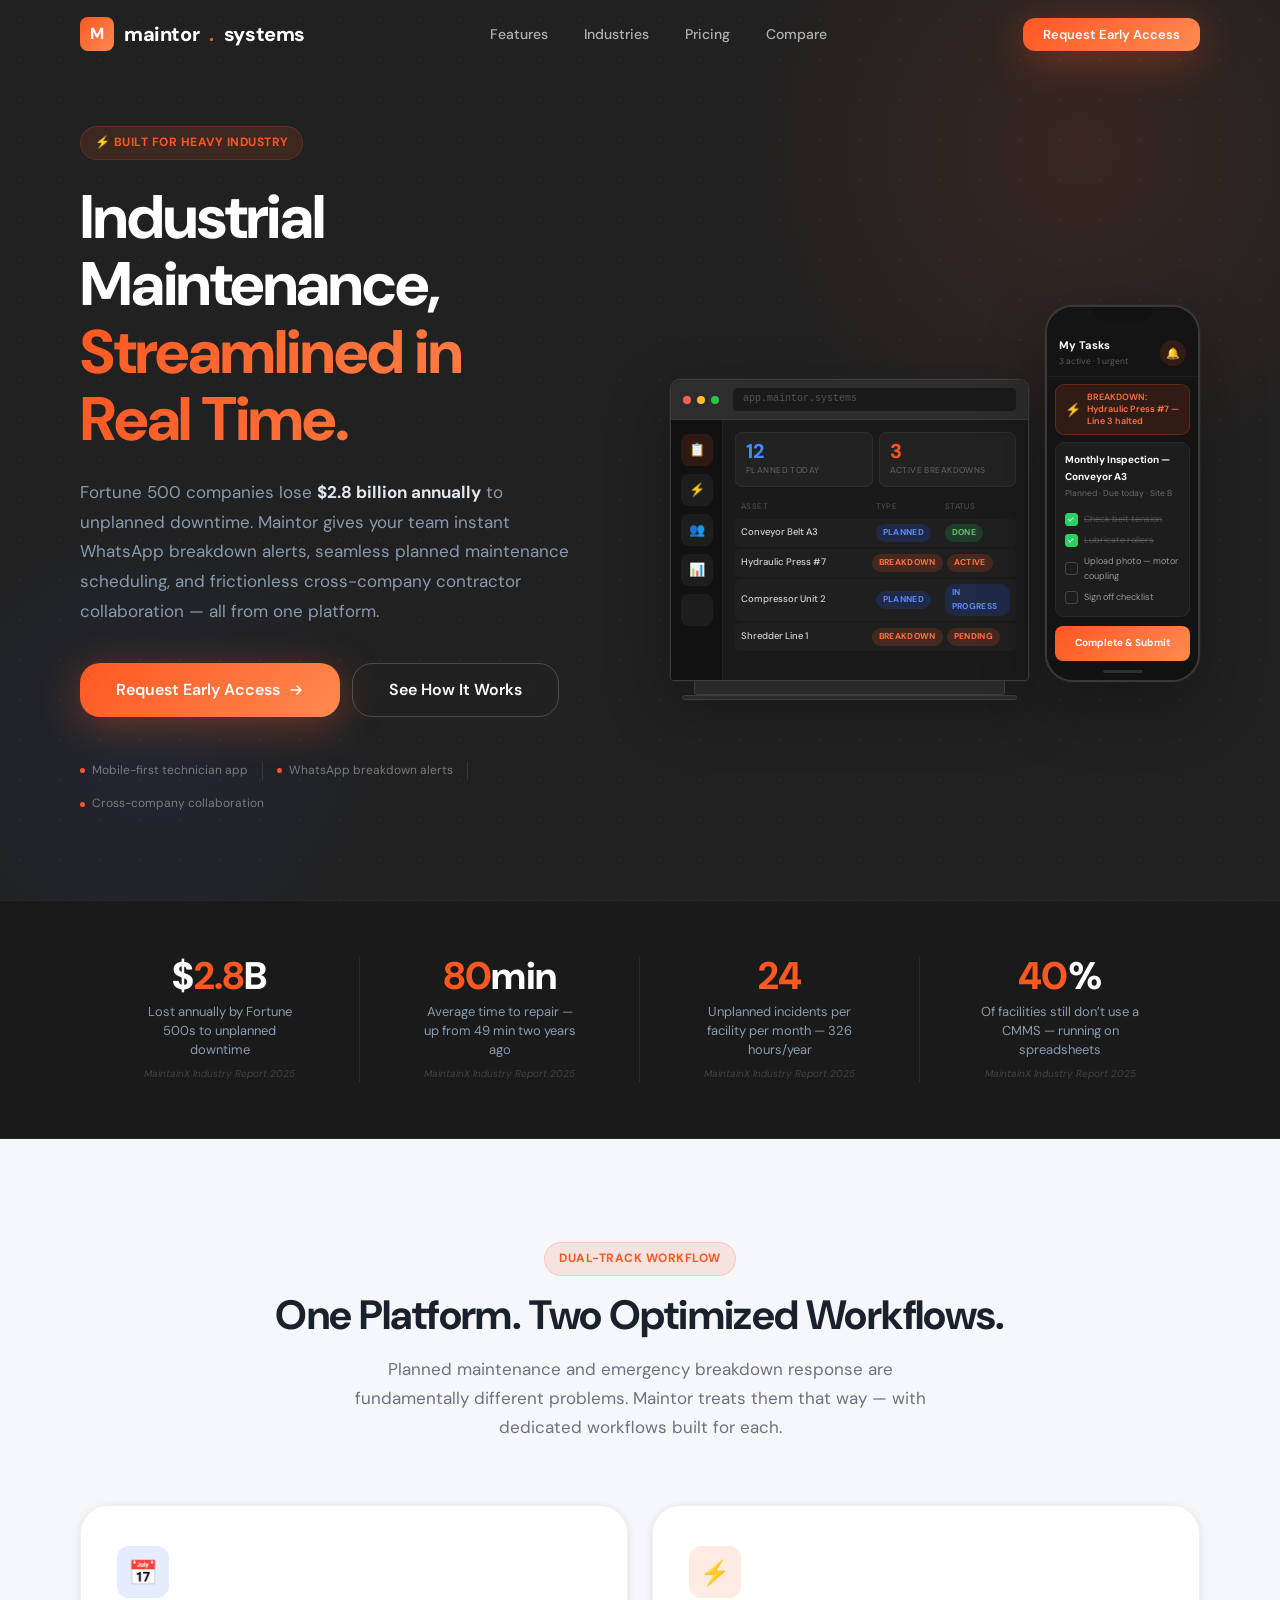
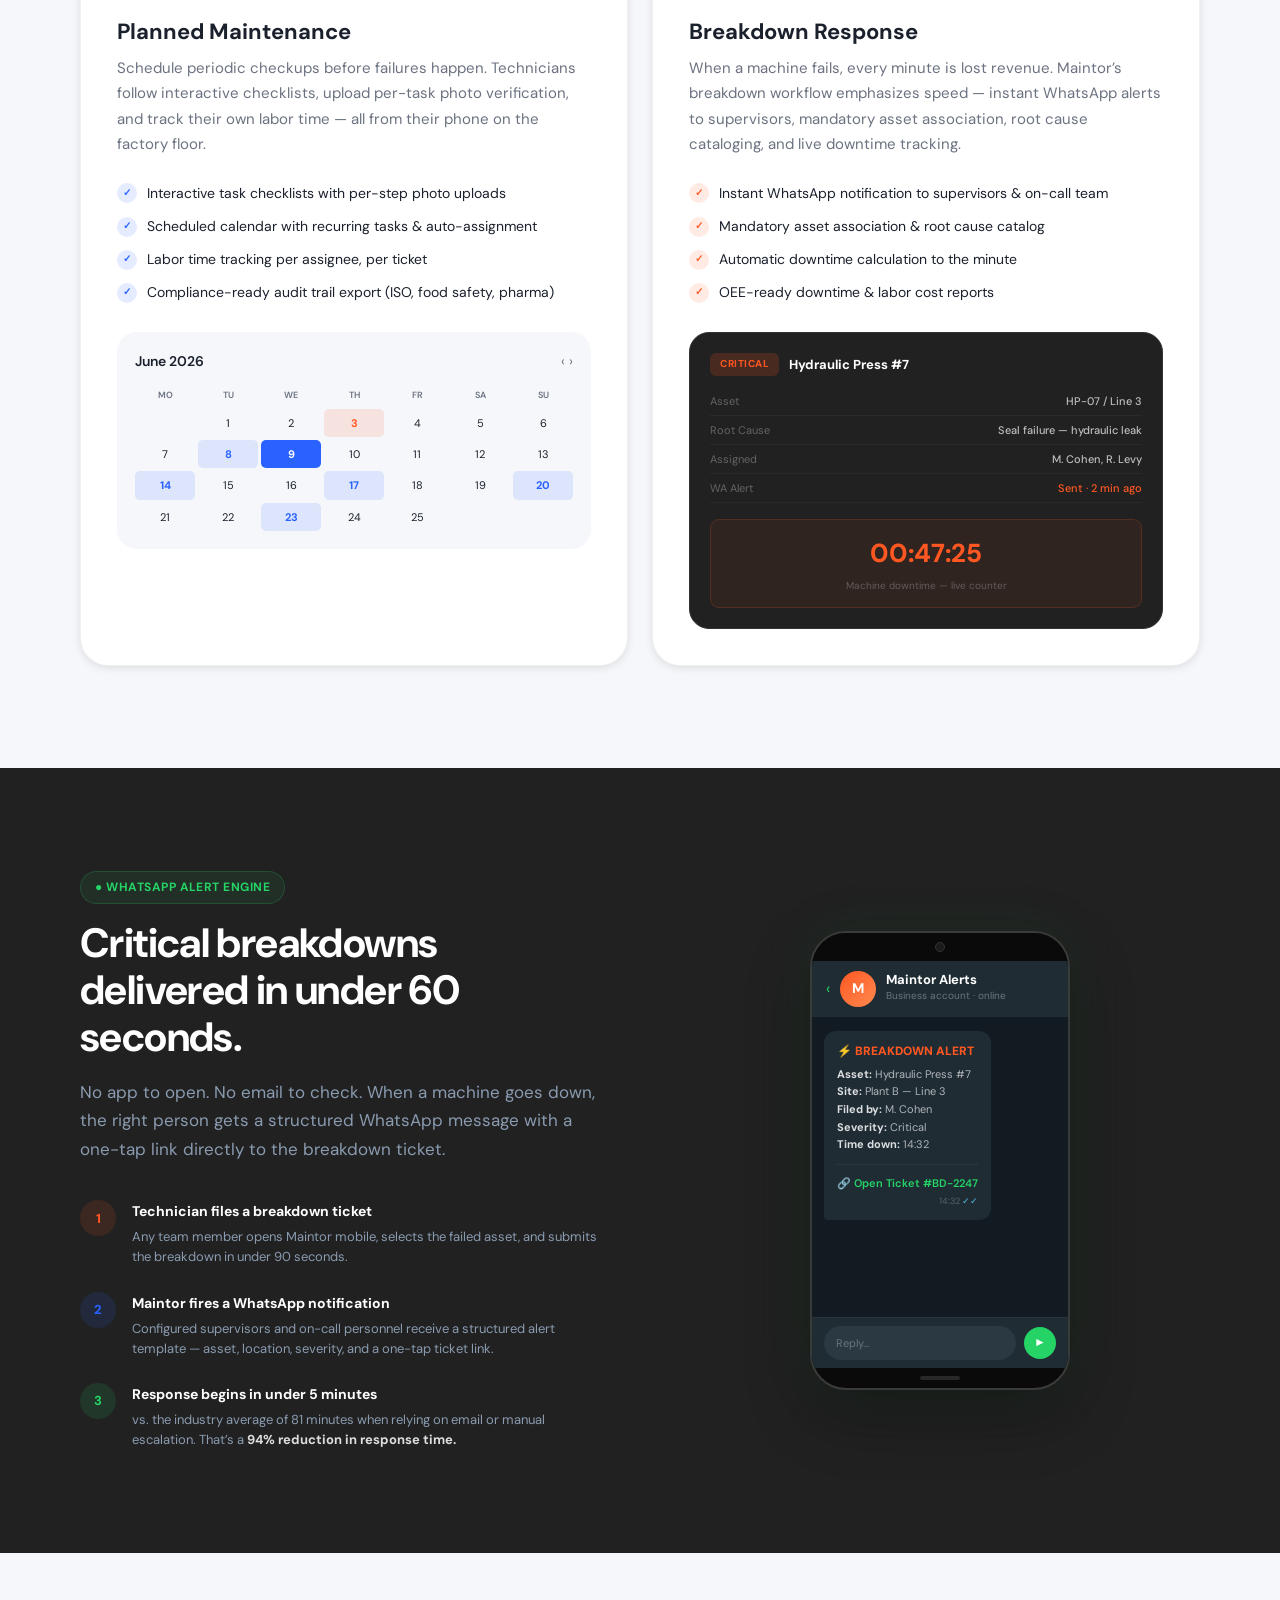
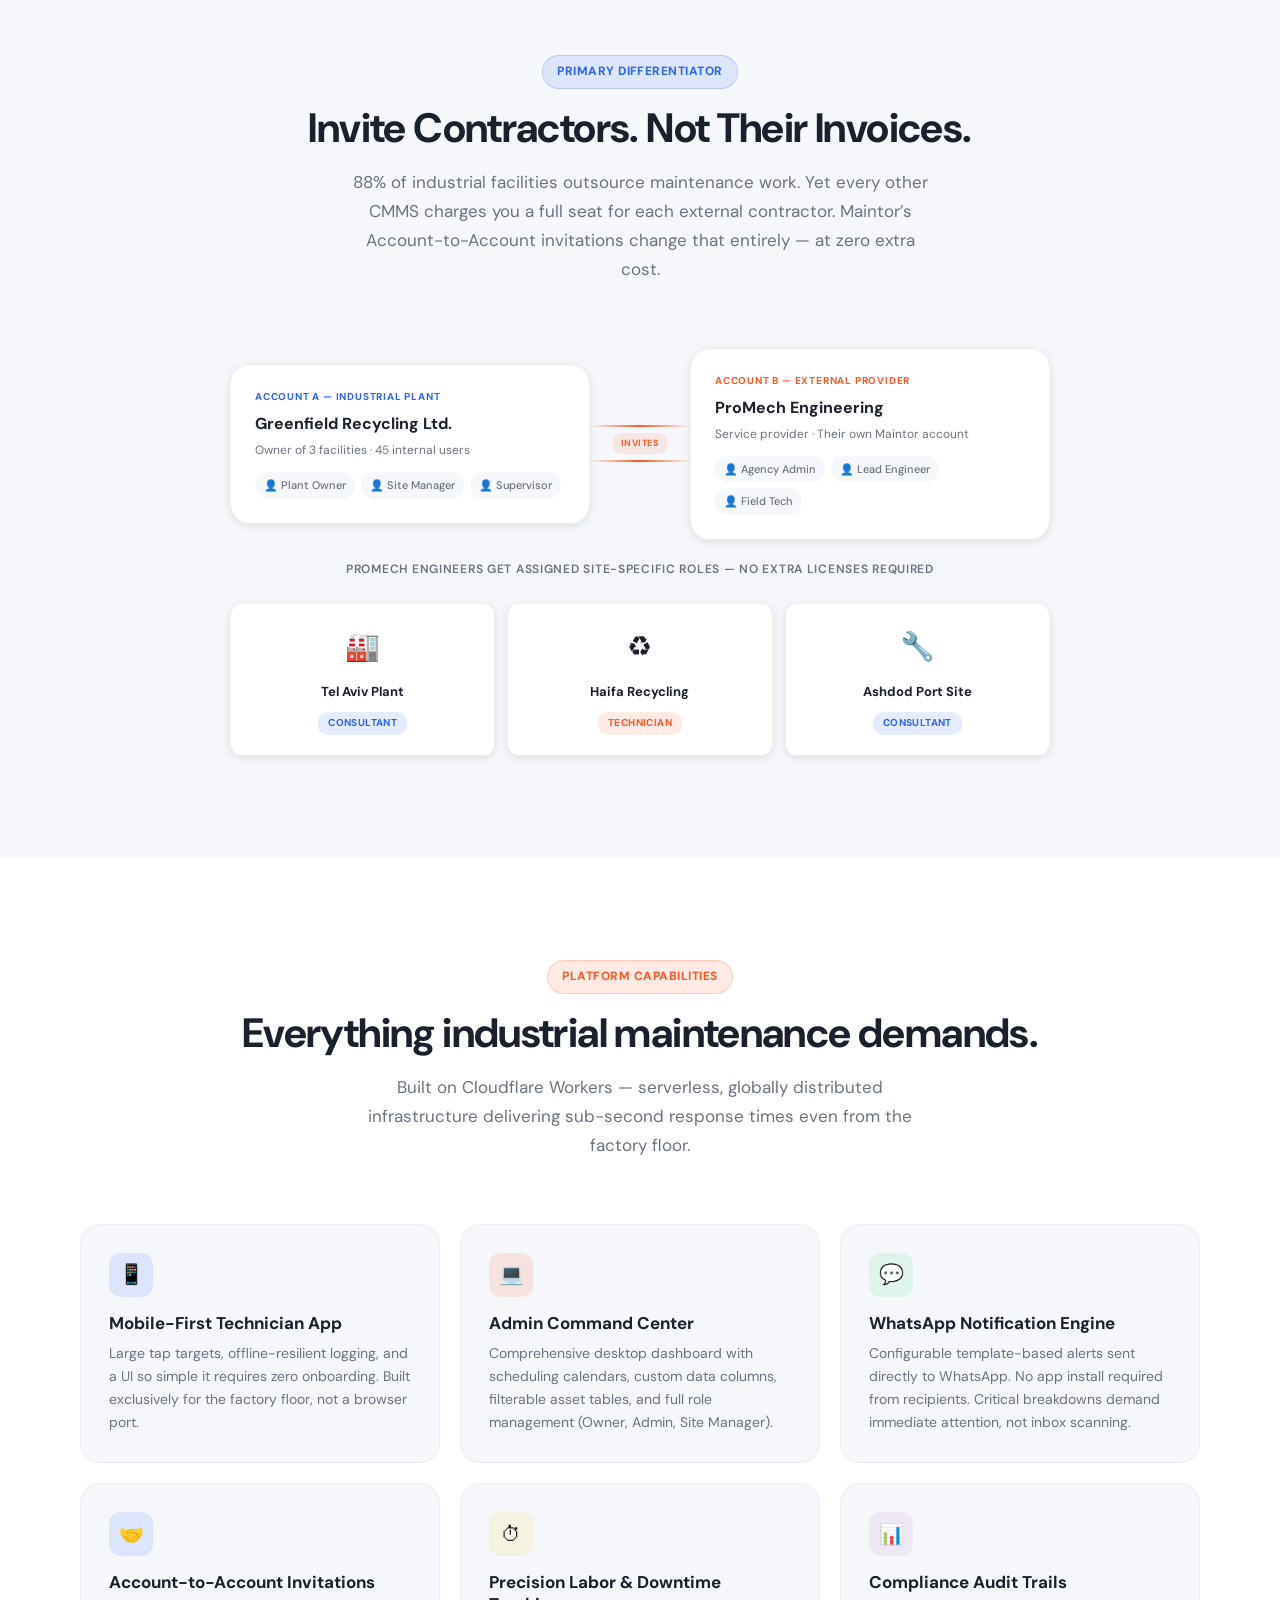
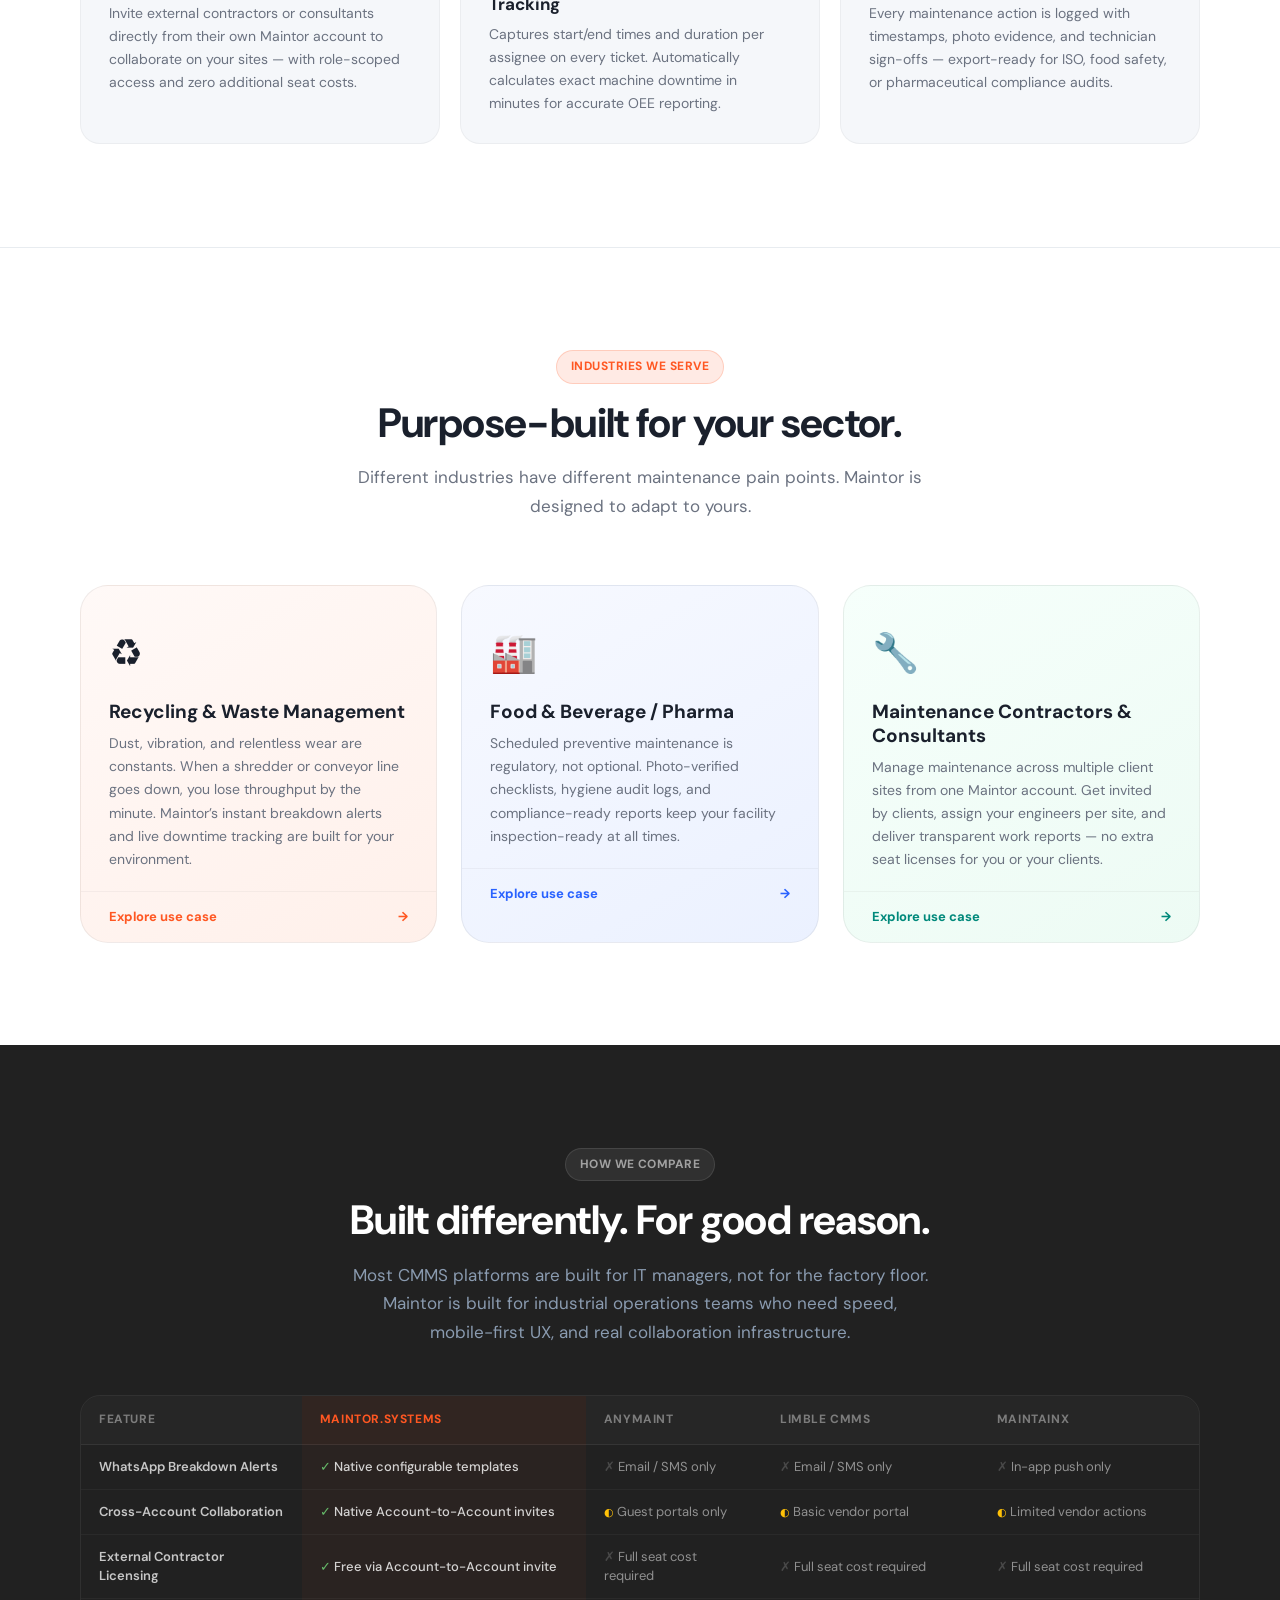
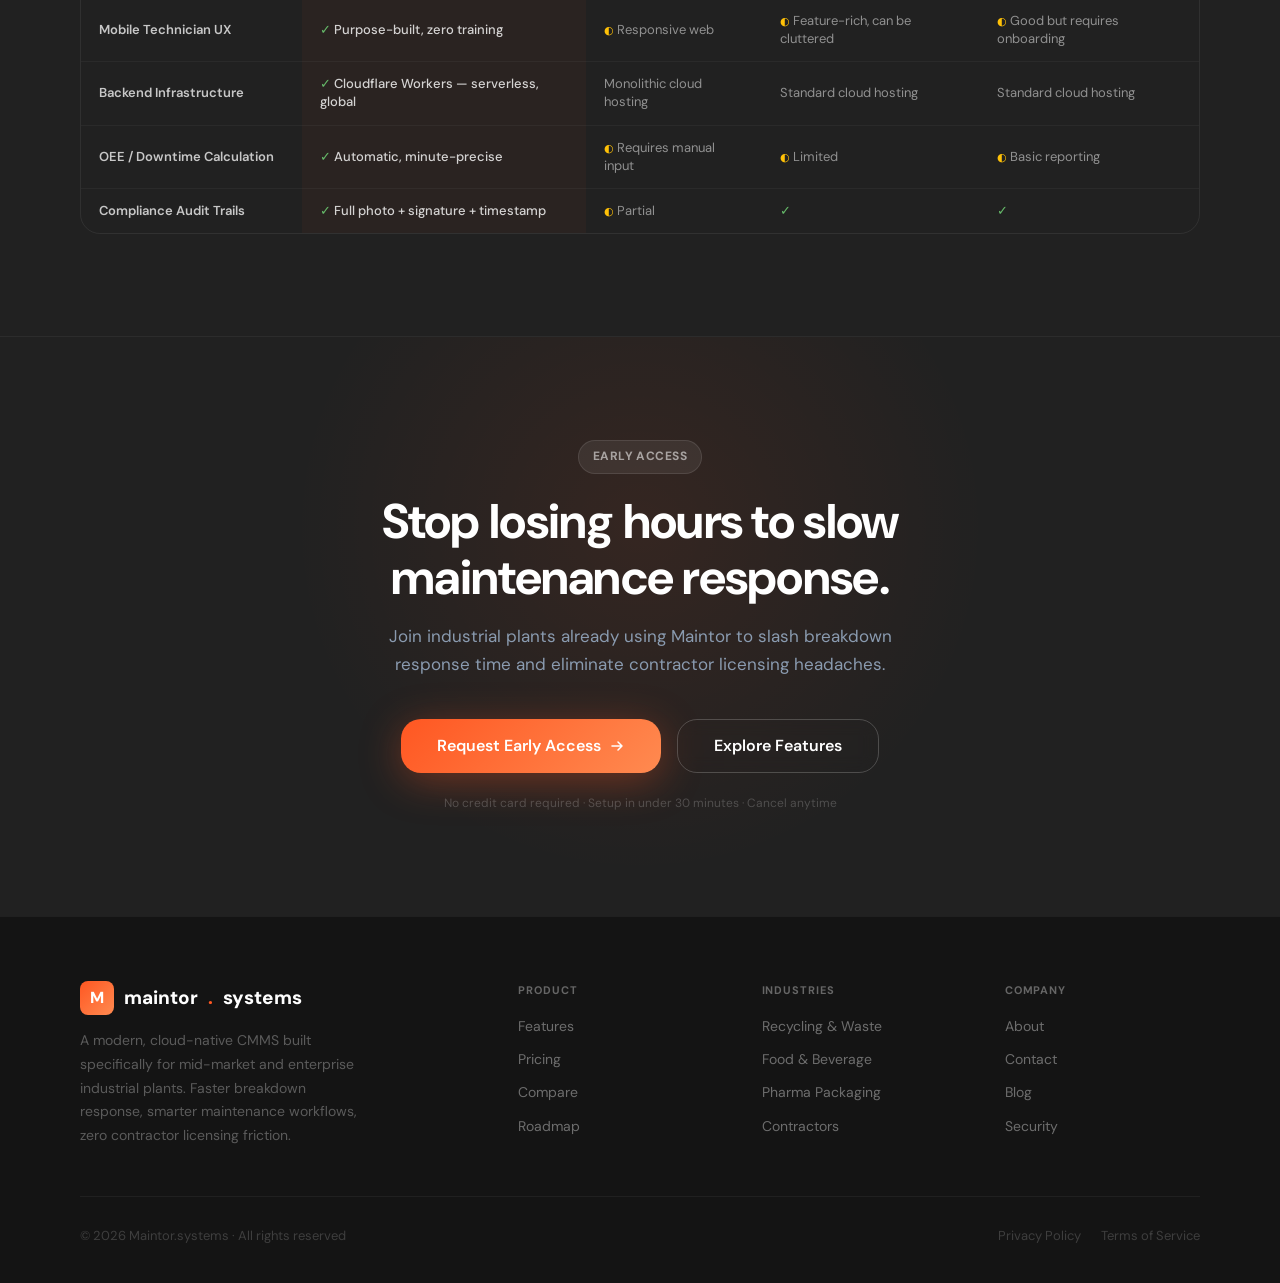
<file: index.html>
<!DOCTYPE html>
<html lang="en">
<head>
  <meta charset="UTF-8" />
  <meta name="viewport" content="width=device-width, initial-scale=1.0" />
  <title>Maintor — Industrial CMMS Built for Speed &amp; Collaboration</title>
  <meta name="description" content="Maintor is a cloud-native CMMS for industrial plants. Real-time WhatsApp breakdown alerts, mobile-first technician app, and cross-company contractor collaboration — all in one platform." />
  <meta name="keywords" content="Industrial CMMS, Preventative Maintenance Software, Recycling plant maintenance, Cross-account contractor management, WhatsApp CMMS alerts, breakdown maintenance software" />

  <!-- Open Graph -->
  <meta property="og:title" content="Maintor — Industrial Maintenance, Streamlined in Real Time" />
  <meta property="og:description" content="Stop losing $253M/year to equipment downtime. Maintor gives your team instant WhatsApp breakdown alerts, seamless planned maintenance, and frictionless contractor collaboration." />
  <meta property="og:type" content="website" />
  <meta property="og:url" content="https://maintor.systems" />

  <!-- Google Fonts -->
  <link rel="preconnect" href="https://fonts.googleapis.com" />
  <link rel="preconnect" href="https://fonts.gstatic.com" crossorigin />
  <link href="https://fonts.googleapis.com/css2?family=DM+Sans:ital,opsz,wght@0,9..40,400;0,9..40,500;0,9..40,600;0,9..40,700;0,9..40,800&display=swap" rel="stylesheet" />

  <link rel="stylesheet" href="css/styles.css" />

  <!-- Inline favicon -->
  <link rel="icon" href="data:image/svg+xml,<svg xmlns='http://www.w3.org/2000/svg' viewBox='0 0 32 32'><rect width='32' height='32' rx='7' fill='%23FF5722'/><text x='50%' y='54%' dominant-baseline='middle' text-anchor='middle' fill='white' font-size='20' font-weight='800' font-family='sans-serif'>M</text></svg>" />
</head>
<body>

  <!-- ================================================================
    NAVIGATION
  ================================================================ -->
  <nav class="nav" id="main-nav" aria-label="Main navigation">
    <div class="nav-inner">
      <a href="/" class="nav-logo" aria-label="Maintor home">
        <div class="nav-logo-icon" aria-hidden="true">M</div>
        maintor<span class="nav-logo-dot">.</span>systems
      </a>

      <ul class="nav-links" role="list">
        <li><a href="features.html" class="nav-link">Features</a></li>
        <li><a href="industries.html" class="nav-link">Industries</a></li>
        <li><a href="pricing.html" class="nav-link">Pricing</a></li>
        <li><a href="#comparison" class="nav-link">Compare</a></li>
      </ul>

      <a href="#cta" class="btn btn-primary nav-cta btn-sm">Request Early Access</a>

      <button class="nav-hamburger" aria-label="Open navigation menu" aria-expanded="false" aria-controls="mobile-menu">
        <span></span><span></span><span></span>
      </button>
    </div>

    <!-- Mobile menu -->
    <div class="mobile-menu" id="mobile-menu" role="navigation">
      <a href="features.html" class="nav-link">Features</a>
      <a href="industries.html" class="nav-link">Industries</a>
      <a href="pricing.html" class="nav-link">Pricing</a>
      <a href="#comparison" class="nav-link">Compare</a>
      <a href="#cta" class="btn btn-primary">Request Early Access</a>
    </div>
  </nav>

  <main>

    <!-- ================================================================
      HERO
    ================================================================ -->
    <section class="hero" aria-label="Hero">
      <div class="hero-bg-grid" aria-hidden="true"></div>
      <div class="hero-bg-glow" aria-hidden="true"></div>
      <div class="hero-bg-glow-2" aria-hidden="true"></div>

      <div class="container">
        <div class="hero-inner">

          <!-- Content -->
          <div class="hero-content animate-on-scroll">
            <div class="hero-badge">
              <span class="badge badge-orange">&#9889; Built for Heavy Industry</span>
            </div>

            <h1 class="hero-title">
              <span class="hero-title-line">Industrial Maintenance,</span>
              <span class="hero-title-line hero-title-accent">Streamlined in</span>
              <span class="hero-title-line hero-title-accent">Real Time.</span>
            </h1>

            <p class="hero-description">
              Fortune 500 companies lose <strong>$2.8 billion annually</strong> to unplanned downtime.
              Maintor gives your team instant WhatsApp breakdown alerts, seamless planned maintenance scheduling,
              and frictionless cross-company contractor collaboration — all from one platform.
            </p>

            <div class="hero-actions">
              <a href="#cta" class="btn btn-primary btn-lg">
                Request Early Access
                <svg width="16" height="16" viewBox="0 0 16 16" fill="none" aria-hidden="true">
                  <path d="M3 8h10M9 4l4 4-4 4" stroke="currentColor" stroke-width="1.5" stroke-linecap="round" stroke-linejoin="round"/>
                </svg>
              </a>
              <a href="features.html" class="btn btn-secondary btn-lg">See How It Works</a>
            </div>

            <div class="hero-social-proof">
              <div class="hero-proof-item">
                <div class="hero-proof-dot" aria-hidden="true"></div>
                Mobile-first technician app
              </div>
              <div class="hero-divider" aria-hidden="true"></div>
              <div class="hero-proof-item">
                <div class="hero-proof-dot" aria-hidden="true"></div>
                WhatsApp breakdown alerts
              </div>
              <div class="hero-divider" aria-hidden="true"></div>
              <div class="hero-proof-item">
                <div class="hero-proof-dot" aria-hidden="true"></div>
                Cross-company collaboration
              </div>
            </div>
          </div>

          <!-- Device Mockups -->
          <div class="hero-devices animate-on-scroll animate-delay-2" aria-hidden="true">

            <!-- Desktop Admin View -->
            <div class="device-desktop-wrap">
              <div class="device-desktop">
                <div class="device-desktop-bar">
                  <div class="device-dot device-dot-red"></div>
                  <div class="device-dot device-dot-yellow"></div>
                  <div class="device-dot device-dot-green"></div>
                  <div class="device-desktop-url">app.maintor.systems</div>
                </div>
                <div class="device-desktop-screen">
                  <div class="desktop-sidebar">
                    <div class="sidebar-icon active">&#128203;</div>
                    <div class="sidebar-icon">&#9889;</div>
                    <div class="sidebar-icon">&#128101;</div>
                    <div class="sidebar-icon">&#128202;</div>
                    <div class="sidebar-icon">&#9881;</div>
                  </div>
                  <div class="desktop-main">
                    <div class="desktop-stat-row">
                      <div class="desktop-stat">
                        <div class="desktop-stat-val blue">12</div>
                        <div class="desktop-stat-lbl">Planned Today</div>
                      </div>
                      <div class="desktop-stat">
                        <div class="desktop-stat-val orange">3</div>
                        <div class="desktop-stat-lbl">Active Breakdowns</div>
                      </div>
                    </div>
                    <div class="desktop-table-header">
                      <div class="desktop-th">Asset</div>
                      <div class="desktop-th">Type</div>
                      <div class="desktop-th">Status</div>
                    </div>
                    <div class="desktop-row">
                      <div class="desktop-cell name">Conveyor Belt A3</div>
                      <div class="desktop-cell"><span class="status-pill planned">Planned</span></div>
                      <div class="desktop-cell"><span class="status-pill done">Done</span></div>
                    </div>
                    <div class="desktop-row">
                      <div class="desktop-cell name">Hydraulic Press #7</div>
                      <div class="desktop-cell"><span class="status-pill breakdown">Breakdown</span></div>
                      <div class="desktop-cell"><span class="status-pill breakdown">Active</span></div>
                    </div>
                    <div class="desktop-row">
                      <div class="desktop-cell name">Compressor Unit 2</div>
                      <div class="desktop-cell"><span class="status-pill planned">Planned</span></div>
                      <div class="desktop-cell"><span class="status-pill planned">In Progress</span></div>
                    </div>
                    <div class="desktop-row">
                      <div class="desktop-cell name">Shredder Line 1</div>
                      <div class="desktop-cell"><span class="status-pill breakdown">Breakdown</span></div>
                      <div class="desktop-cell"><span class="status-pill breakdown">Pending</span></div>
                    </div>
                  </div>
                </div>
              </div>
              <div class="device-desktop-stand"></div>
              <div class="device-desktop-base"></div>
            </div>

            <!-- Mobile Technician View -->
            <div class="device-phone-wrap">
              <div class="device-phone">
                <div class="device-phone-notch"></div>
                <div class="device-phone-screen">
                  <div class="phone-header">
                    <div>
                      <div class="phone-header-title">My Tasks</div>
                      <div class="phone-header-sub">3 active &middot; 1 urgent</div>
                    </div>
                    <div style="width:26px;height:26px;border-radius:50%;background:var(--orange-dim);display:flex;align-items:center;justify-content:center;font-size:11px;">&#128276;</div>
                  </div>
                  <div class="phone-alert-banner">
                    <div class="phone-alert-icon">&#9889;</div>
                    <div class="phone-alert-text">BREAKDOWN: Hydraulic Press #7 &mdash; Line 3 halted</div>
                  </div>
                  <div class="phone-ticket">
                    <div class="phone-ticket-title">Monthly Inspection &mdash; Conveyor A3</div>
                    <div class="phone-ticket-sub">Planned &middot; Due today &middot; Site B</div>
                    <div class="phone-checklist-item">
                      <div class="checklist-box checked"></div>
                      <span class="checklist-label done">Check belt tension</span>
                    </div>
                    <div class="phone-checklist-item">
                      <div class="checklist-box checked"></div>
                      <span class="checklist-label done">Lubricate rollers</span>
                    </div>
                    <div class="phone-checklist-item">
                      <div class="checklist-box"></div>
                      <span class="checklist-label">Upload photo &mdash; motor coupling</span>
                    </div>
                    <div class="phone-checklist-item">
                      <div class="checklist-box"></div>
                      <span class="checklist-label">Sign off checklist</span>
                    </div>
                  </div>
                  <div class="phone-action-btn">Complete &amp; Submit</div>
                </div>
                <div class="device-phone-home-bar"></div>
              </div>
            </div>

          </div>
        </div>
      </div>
    </section>

    <!-- ================================================================
      STATS BAND
    ================================================================ -->
    <section class="stats-band" aria-label="Industry statistics">
      <div class="container">
        <div class="stats-band-inner">
          <div class="stat-item animate-on-scroll">
            <div class="stat-number">$<span class="counter" data-target="2.8">2.8</span>B</div>
            <div class="stat-label">Lost annually by Fortune 500s to unplanned downtime</div>
            <div class="stat-source">MaintainX Industry Report 2025</div>
          </div>
          <div class="stat-item animate-on-scroll animate-delay-1">
            <div class="stat-number"><span class="counter" data-target="81">81</span>min</div>
            <div class="stat-label">Average time to repair &mdash; up from 49 min two years ago</div>
            <div class="stat-source">MaintainX Industry Report 2025</div>
          </div>
          <div class="stat-item animate-on-scroll animate-delay-2">
            <div class="stat-number"><span class="counter" data-target="25">25</span></div>
            <div class="stat-label">Unplanned incidents per facility per month &mdash; 326 hours/year</div>
            <div class="stat-source">MaintainX Industry Report 2025</div>
          </div>
          <div class="stat-item animate-on-scroll animate-delay-3">
            <div class="stat-number"><span class="counter" data-target="41">41</span>%</div>
            <div class="stat-label">Of facilities still don&rsquo;t use a CMMS &mdash; running on spreadsheets</div>
            <div class="stat-source">MaintainX Industry Report 2025</div>
          </div>
        </div>
      </div>
    </section>

    <!-- ================================================================
      SOLUTIONS: PLANNED + BREAKDOWN
    ================================================================ -->
    <section class="solutions-section" id="solutions" aria-label="Core workflows">
      <div class="container">
        <div class="section-header animate-on-scroll">
          <span class="badge badge-orange">Dual-Track Workflow</span>
          <h2 class="section-title">One Platform. Two Optimized Workflows.</h2>
          <p class="section-subtitle">
            Planned maintenance and emergency breakdown response are fundamentally different problems.
            Maintor treats them that way — with dedicated workflows built for each.
          </p>
        </div>

        <div class="solutions-grid">

          <!-- Planned Maintenance -->
          <div class="solution-card planned animate-on-scroll">
            <div class="solution-card-header">
              <div class="solution-card-icon" aria-hidden="true">&#128197;</div>
              <h3 class="solution-card-title">Planned Maintenance</h3>
              <p class="solution-card-desc">
                Schedule periodic checkups before failures happen. Technicians follow interactive
                checklists, upload per-task photo verification, and track their own labor time &mdash;
                all from their phone on the factory floor.
              </p>
              <ul class="solution-features">
                <li class="solution-feature">
                  <div class="feature-check" aria-hidden="true">&#10003;</div>
                  Interactive task checklists with per-step photo uploads
                </li>
                <li class="solution-feature">
                  <div class="feature-check" aria-hidden="true">&#10003;</div>
                  Scheduled calendar with recurring tasks &amp; auto-assignment
                </li>
                <li class="solution-feature">
                  <div class="feature-check" aria-hidden="true">&#10003;</div>
                  Labor time tracking per assignee, per ticket
                </li>
                <li class="solution-feature">
                  <div class="feature-check" aria-hidden="true">&#10003;</div>
                  Compliance-ready audit trail export (ISO, food safety, pharma)
                </li>
              </ul>
            </div>
            <div class="solution-card-visual" aria-hidden="true">
              <div class="mini-calendar">
                <div class="calendar-header">
                  <span class="calendar-month">June 2026</span>
                  <span class="calendar-nav">&#8249; &#8250;</span>
                </div>
                <div class="calendar-grid">
                  <div class="calendar-day-name">Mo</div>
                  <div class="calendar-day-name">Tu</div>
                  <div class="calendar-day-name">We</div>
                  <div class="calendar-day-name">Th</div>
                  <div class="calendar-day-name">Fr</div>
                  <div class="calendar-day-name">Sa</div>
                  <div class="calendar-day-name">Su</div>
                  <div class="calendar-day empty">.</div>
                  <div class="calendar-day">1</div>
                  <div class="calendar-day">2</div>
                  <div class="calendar-day overdue">3</div>
                  <div class="calendar-day">4</div>
                  <div class="calendar-day">5</div>
                  <div class="calendar-day">6</div>
                  <div class="calendar-day">7</div>
                  <div class="calendar-day has-task">8</div>
                  <div class="calendar-day today">9</div>
                  <div class="calendar-day">10</div>
                  <div class="calendar-day">11</div>
                  <div class="calendar-day">12</div>
                  <div class="calendar-day">13</div>
                  <div class="calendar-day has-task">14</div>
                  <div class="calendar-day">15</div>
                  <div class="calendar-day">16</div>
                  <div class="calendar-day has-task">17</div>
                  <div class="calendar-day">18</div>
                  <div class="calendar-day">19</div>
                  <div class="calendar-day has-task">20</div>
                  <div class="calendar-day">21</div>
                  <div class="calendar-day">22</div>
                  <div class="calendar-day has-task">23</div>
                  <div class="calendar-day">24</div>
                  <div class="calendar-day">25</div>
                </div>
              </div>
            </div>
          </div>

          <!-- Breakdown Response -->
          <div class="solution-card breakdown animate-on-scroll animate-delay-1">
            <div class="solution-card-header">
              <div class="solution-card-icon" aria-hidden="true">&#9889;</div>
              <h3 class="solution-card-title">Breakdown Response</h3>
              <p class="solution-card-desc">
                When a machine fails, every minute is lost revenue. Maintor&rsquo;s breakdown
                workflow emphasizes speed &mdash; instant WhatsApp alerts to supervisors, mandatory
                asset association, root cause cataloging, and live downtime tracking.
              </p>
              <ul class="solution-features">
                <li class="solution-feature">
                  <div class="feature-check" aria-hidden="true">&#10003;</div>
                  Instant WhatsApp notification to supervisors &amp; on-call team
                </li>
                <li class="solution-feature">
                  <div class="feature-check" aria-hidden="true">&#10003;</div>
                  Mandatory asset association &amp; root cause catalog
                </li>
                <li class="solution-feature">
                  <div class="feature-check" aria-hidden="true">&#10003;</div>
                  Automatic downtime calculation to the minute
                </li>
                <li class="solution-feature">
                  <div class="feature-check" aria-hidden="true">&#10003;</div>
                  OEE-ready downtime &amp; labor cost reports
                </li>
              </ul>
            </div>
            <div class="solution-card-visual" aria-hidden="true">
              <div class="mini-breakdown">
                <div class="breakdown-header">
                  <span class="breakdown-severity critical">Critical</span>
                  <span class="breakdown-title">Hydraulic Press #7</span>
                </div>
                <div class="breakdown-meta">
                  <div class="breakdown-meta-row">
                    <span class="breakdown-meta-key">Asset</span>
                    <span class="breakdown-meta-val">HP-07 / Line 3</span>
                  </div>
                  <div class="breakdown-meta-row">
                    <span class="breakdown-meta-key">Root Cause</span>
                    <span class="breakdown-meta-val">Seal failure &mdash; hydraulic leak</span>
                  </div>
                  <div class="breakdown-meta-row">
                    <span class="breakdown-meta-key">Assigned</span>
                    <span class="breakdown-meta-val">M. Cohen, R. Levy</span>
                  </div>
                  <div class="breakdown-meta-row">
                    <span class="breakdown-meta-key">WA Alert</span>
                    <span class="breakdown-meta-val orange">Sent &middot; 2 min ago</span>
                  </div>
                </div>
                <div class="breakdown-timer">
                  <div class="breakdown-timer-val" id="breakdown-timer">00:47:23</div>
                  <div class="breakdown-timer-label">Machine downtime &mdash; live counter</div>
                </div>
              </div>
            </div>
          </div>

        </div>
      </div>
    </section>

    <!-- ================================================================
      WHATSAPP ALERTS DEMO
    ================================================================ -->
    <section class="whatsapp-section" id="whatsapp-demo">
      <div class="container">
        <div class="whatsapp-inner">

          <!-- Content -->
          <div class="whatsapp-content animate-on-scroll">
            <div class="section-header">
              <span class="badge badge-dark" style="color: #25D366; border-color: rgba(37,211,102,0.2); background: rgba(37,211,102,0.08);">
                &#9679; WhatsApp Alert Engine
              </span>
              <h2 class="section-title">Critical breakdowns delivered in under 60 seconds.</h2>
              <p class="section-subtitle">
                No app to open. No email to check. When a machine goes down, the right person
                gets a structured WhatsApp message with a one-tap link directly to the breakdown ticket.
              </p>
            </div>

            <div class="whatsapp-timeline">
              <div class="timeline-item animate-on-scroll animate-delay-1">
                <div class="timeline-step orange">1</div>
                <div>
                  <div class="timeline-title">Technician files a breakdown ticket</div>
                  <div class="timeline-desc">Any team member opens Maintor mobile, selects the failed asset, and submits the breakdown in under 90 seconds.</div>
                </div>
              </div>
              <div class="timeline-item animate-on-scroll animate-delay-2">
                <div class="timeline-step blue">2</div>
                <div>
                  <div class="timeline-title">Maintor fires a WhatsApp notification</div>
                  <div class="timeline-desc">Configured supervisors and on-call personnel receive a structured alert template &mdash; asset, location, severity, and a one-tap ticket link.</div>
                </div>
              </div>
              <div class="timeline-item animate-on-scroll animate-delay-3">
                <div class="timeline-step green">3</div>
                <div>
                  <div class="timeline-title">Response begins in under 5 minutes</div>
                  <div class="timeline-desc">vs. the industry average of 81 minutes when relying on email or manual escalation. That&rsquo;s a <strong>94% reduction in response time.</strong></div>
                </div>
              </div>
            </div>
          </div>

          <!-- WhatsApp Phone Mockup -->
          <div class="wa-phone animate-on-scroll animate-delay-2" aria-hidden="true">
            <div class="wa-phone-device">
              <div class="wa-phone-notch">
                <div class="wa-phone-camera"></div>
              </div>
              <div class="wa-screen">
                <div class="wa-topbar">
                  <span class="wa-back">&#8249;</span>
                  <div class="wa-contact-avatar">M</div>
                  <div class="wa-contact-info">
                    <div class="wa-contact-name">Maintor Alerts</div>
                    <div class="wa-contact-sub">Business account &middot; online</div>
                  </div>
                </div>
                <div class="wa-chat">
                  <div class="wa-msg">
                    <div class="wa-msg-header">&#9889; BREAKDOWN ALERT</div>
                    <div class="wa-msg-body">
                      <strong>Asset:</strong> Hydraulic Press #7<br/>
                      <strong>Site:</strong> Plant B &mdash; Line 3<br/>
                      <strong>Filed by:</strong> M. Cohen<br/>
                      <strong>Severity:</strong> Critical<br/>
                      <strong>Time down:</strong> 14:32
                    </div>
                    <div class="wa-msg-link">
                      &#128279; Open Ticket #BD-2247
                    </div>
                    <div class="wa-msg-footer">
                      14:32 <span class="wa-delivered-check">&#10003;&#10003;</span>
                    </div>
                  </div>
                </div>
                <div class="wa-input-bar">
                  <div class="wa-input">Reply&hellip;</div>
                  <div class="wa-send">&#9658;</div>
                </div>
              </div>
              <div class="wa-home-bar"></div>
            </div>
          </div>

        </div>
      </div>
    </section>

    <!-- ================================================================
      MULTI-ACCOUNT COLLABORATION
    ================================================================ -->
    <section class="collaboration-section" id="collaboration">
      <div class="container">
        <div class="section-header animate-on-scroll">
          <span class="badge badge-blue">Primary Differentiator</span>
          <h2 class="section-title">Invite Contractors. Not Their Invoices.</h2>
          <p class="section-subtitle">
            88% of industrial facilities outsource maintenance work. Yet every other CMMS charges you
            a full seat for each external contractor. Maintor&rsquo;s Account-to-Account invitations
            change that entirely &mdash; at zero extra cost.
          </p>
        </div>

        <div class="collab-diagram animate-on-scroll">
          <div class="collab-row">
            <div class="collab-account">
              <div class="collab-account-label blue">Account A &mdash; Industrial Plant</div>
              <div class="collab-account-name">Greenfield Recycling Ltd.</div>
              <div class="collab-account-sub">Owner of 3 facilities &middot; 45 internal users</div>
              <div class="collab-users">
                <span class="collab-user-chip">&#128100; Plant Owner</span>
                <span class="collab-user-chip">&#128100; Site Manager</span>
                <span class="collab-user-chip">&#128100; Supervisor</span>
              </div>
            </div>

            <div class="collab-arrow-center">
              <div class="arrow-h"></div>
              <div class="arrow-label">Invites</div>
              <div class="arrow-h"></div>
            </div>

            <div class="collab-account">
              <div class="collab-account-label orange">Account B &mdash; External Provider</div>
              <div class="collab-account-name">ProMech Engineering</div>
              <div class="collab-account-sub">Service provider &middot; Their own Maintor account</div>
              <div class="collab-users">
                <span class="collab-user-chip">&#128100; Agency Admin</span>
                <span class="collab-user-chip">&#128100; Lead Engineer</span>
                <span class="collab-user-chip">&#128100; Field Tech</span>
              </div>
            </div>
          </div>

          <div class="collab-caption">
            ProMech engineers get assigned site-specific roles &mdash; no extra licenses required
          </div>

          <div class="collab-sites">
            <div class="collab-site">
              <div class="site-icon">&#127981;</div>
              <div class="site-name">Tel Aviv Plant</div>
              <span class="site-access consultant">Consultant</span>
            </div>
            <div class="collab-site">
              <div class="site-icon">&#9851;</div>
              <div class="site-name">Haifa Recycling</div>
              <span class="site-access tech">Technician</span>
            </div>
            <div class="collab-site">
              <div class="site-icon">&#128295;</div>
              <div class="site-name">Ashdod Port Site</div>
              <span class="site-access consultant">Consultant</span>
            </div>
          </div>
        </div>
      </div>
    </section>

    <!-- ================================================================
      FEATURES GRID
    ================================================================ -->
    <section class="features-section" id="features">
      <div class="container">
        <div class="section-header animate-on-scroll">
          <span class="badge badge-orange">Platform Capabilities</span>
          <h2 class="section-title">Everything industrial maintenance demands.</h2>
          <p class="section-subtitle">
            Built on Cloudflare Workers &mdash; serverless, globally distributed infrastructure delivering
            sub-second response times even from the factory floor.
          </p>
        </div>

        <div class="features-grid-6">
          <div class="feature-card animate-on-scroll">
            <div class="feature-card-icon" style="background: var(--blue-dim);" aria-hidden="true">&#128241;</div>
            <h3 class="feature-card-title">Mobile-First Technician App</h3>
            <p class="feature-card-desc">Large tap targets, offline-resilient logging, and a UI so simple it requires zero onboarding. Built exclusively for the factory floor, not a browser port.</p>
          </div>
          <div class="feature-card animate-on-scroll animate-delay-1">
            <div class="feature-card-icon" style="background: var(--orange-dim);" aria-hidden="true">&#128187;</div>
            <h3 class="feature-card-title">Admin Command Center</h3>
            <p class="feature-card-desc">Comprehensive desktop dashboard with scheduling calendars, custom data columns, filterable asset tables, and full role management (Owner, Admin, Site Manager).</p>
          </div>
          <div class="feature-card animate-on-scroll animate-delay-2">
            <div class="feature-card-icon" style="background: rgba(37,211,102,0.1);" aria-hidden="true">&#128172;</div>
            <h3 class="feature-card-title">WhatsApp Notification Engine</h3>
            <p class="feature-card-desc">Configurable template-based alerts sent directly to WhatsApp. No app install required from recipients. Critical breakdowns demand immediate attention, not inbox scanning.</p>
          </div>
          <div class="feature-card animate-on-scroll animate-delay-3">
            <div class="feature-card-icon" style="background: var(--blue-dim);" aria-hidden="true">&#129309;</div>
            <h3 class="feature-card-title">Account-to-Account Invitations</h3>
            <p class="feature-card-desc">Invite external contractors or consultants directly from their own Maintor account to collaborate on your sites &mdash; with role-scoped access and zero additional seat costs.</p>
          </div>
          <div class="feature-card animate-on-scroll animate-delay-1">
            <div class="feature-card-icon" style="background: rgba(255,193,7,0.1);" aria-hidden="true">&#9201;</div>
            <h3 class="feature-card-title">Precision Labor &amp; Downtime Tracking</h3>
            <p class="feature-card-desc">Captures start/end times and duration per assignee on every ticket. Automatically calculates exact machine downtime in minutes for accurate OEE reporting.</p>
          </div>
          <div class="feature-card animate-on-scroll animate-delay-2">
            <div class="feature-card-icon" style="background: rgba(156,39,176,0.08);" aria-hidden="true">&#128202;</div>
            <h3 class="feature-card-title">Compliance Audit Trails</h3>
            <p class="feature-card-desc">Every maintenance action is logged with timestamps, photo evidence, and technician sign-offs &mdash; export-ready for ISO, food safety, or pharmaceutical compliance audits.</p>
          </div>
        </div>
      </div>
    </section>

    <!-- ================================================================
      INDUSTRIES
    ================================================================ -->
    <section class="industries-section" id="industries">
      <div class="container">
        <div class="section-header animate-on-scroll">
          <span class="badge badge-orange">Industries We Serve</span>
          <h2 class="section-title">Purpose-built for your sector.</h2>
          <p class="section-subtitle">
            Different industries have different maintenance pain points.
            Maintor is designed to adapt to yours.
          </p>
        </div>

        <div class="industries-grid">
          <a href="industries.html#recycling" class="industry-card recycling animate-on-scroll">
            <div class="industry-card-header">
              <div class="industry-card-icon" aria-hidden="true">&#9851;</div>
              <h3 class="industry-card-title">Recycling &amp; Waste Management</h3>
              <p class="industry-card-desc">
                Dust, vibration, and relentless wear are constants. When a shredder or conveyor line
                goes down, you lose throughput by the minute. Maintor&rsquo;s instant breakdown alerts
                and live downtime tracking are built for your environment.
              </p>
            </div>
            <div class="industry-card-footer">
              <span>Explore use case</span>
              <span>&#8594;</span>
            </div>
          </a>

          <a href="industries.html#food" class="industry-card food animate-on-scroll animate-delay-1">
            <div class="industry-card-header">
              <div class="industry-card-icon" aria-hidden="true">&#127981;</div>
              <h3 class="industry-card-title">Food &amp; Beverage / Pharma</h3>
              <p class="industry-card-desc">
                Scheduled preventive maintenance is regulatory, not optional.
                Photo-verified checklists, hygiene audit logs, and compliance-ready reports keep
                your facility inspection-ready at all times.
              </p>
            </div>
            <div class="industry-card-footer">
              <span>Explore use case</span>
              <span>&#8594;</span>
            </div>
          </a>

          <a href="industries.html#contractors" class="industry-card consultants animate-on-scroll animate-delay-2">
            <div class="industry-card-header">
              <div class="industry-card-icon" aria-hidden="true">&#128295;</div>
              <h3 class="industry-card-title">Maintenance Contractors &amp; Consultants</h3>
              <p class="industry-card-desc">
                Manage maintenance across multiple client sites from one Maintor account.
                Get invited by clients, assign your engineers per site, and deliver transparent
                work reports &mdash; no extra seat licenses for you or your clients.
              </p>
            </div>
            <div class="industry-card-footer">
              <span>Explore use case</span>
              <span>&#8594;</span>
            </div>
          </a>
        </div>
      </div>
    </section>

    <!-- ================================================================
      COMPARISON TABLE
    ================================================================ -->
    <section class="comparison-section" id="comparison">
      <div class="container">
        <div class="section-header dark-section animate-on-scroll" style="margin-bottom: 48px;">
          <span class="badge badge-dark">How We Compare</span>
          <h2 class="section-title">Built differently. For good reason.</h2>
          <p class="section-subtitle">
            Most CMMS platforms are built for IT managers, not for the factory floor.
            Maintor is built for industrial operations teams who need speed, mobile-first UX,
            and real collaboration infrastructure.
          </p>
        </div>

        <div class="comparison-table-wrap animate-on-scroll">
          <table class="comparison-table">
            <thead>
              <tr>
                <th style="min-width: 180px;">Feature</th>
                <th class="maintor-col">Maintor.systems</th>
                <th>AnyMaint</th>
                <th>Limble CMMS</th>
                <th>MaintainX</th>
              </tr>
            </thead>
            <tbody>
              <tr>
                <td class="feature-name">WhatsApp Breakdown Alerts</td>
                <td class="maintor-col"><span class="check-yes">&#10003;</span> Native configurable templates</td>
                <td><span class="check-no">&#10007;</span> Email / SMS only</td>
                <td><span class="check-no">&#10007;</span> Email / SMS only</td>
                <td><span class="check-no">&#10007;</span> In-app push only</td>
              </tr>
              <tr>
                <td class="feature-name">Cross-Account Collaboration</td>
                <td class="maintor-col"><span class="check-yes">&#10003;</span> Native Account-to-Account invites</td>
                <td><span class="check-partial">&#9680;</span> Guest portals only</td>
                <td><span class="check-partial">&#9680;</span> Basic vendor portal</td>
                <td><span class="check-partial">&#9680;</span> Limited vendor actions</td>
              </tr>
              <tr>
                <td class="feature-name">External Contractor Licensing</td>
                <td class="maintor-col"><span class="check-yes">&#10003;</span> Free via Account-to-Account invite</td>
                <td><span class="check-no">&#10007;</span> Full seat cost required</td>
                <td><span class="check-no">&#10007;</span> Full seat cost required</td>
                <td><span class="check-no">&#10007;</span> Full seat cost required</td>
              </tr>
              <tr>
                <td class="feature-name">Mobile Technician UX</td>
                <td class="maintor-col"><span class="check-yes">&#10003;</span> Purpose-built, zero training</td>
                <td><span class="check-partial">&#9680;</span> Responsive web</td>
                <td><span class="check-partial">&#9680;</span> Feature-rich, can be cluttered</td>
                <td><span class="check-partial">&#9680;</span> Good but requires onboarding</td>
              </tr>
              <tr>
                <td class="feature-name">Backend Infrastructure</td>
                <td class="maintor-col"><span class="check-yes">&#10003;</span> Cloudflare Workers &mdash; serverless, global</td>
                <td>Monolithic cloud hosting</td>
                <td>Standard cloud hosting</td>
                <td>Standard cloud hosting</td>
              </tr>
              <tr>
                <td class="feature-name">OEE / Downtime Calculation</td>
                <td class="maintor-col"><span class="check-yes">&#10003;</span> Automatic, minute-precise</td>
                <td><span class="check-partial">&#9680;</span> Requires manual input</td>
                <td><span class="check-partial">&#9680;</span> Limited</td>
                <td><span class="check-partial">&#9680;</span> Basic reporting</td>
              </tr>
              <tr>
                <td class="feature-name">Compliance Audit Trails</td>
                <td class="maintor-col"><span class="check-yes">&#10003;</span> Full photo + signature + timestamp</td>
                <td><span class="check-partial">&#9680;</span> Partial</td>
                <td><span class="check-yes">&#10003;</span></td>
                <td><span class="check-yes">&#10003;</span></td>
              </tr>
            </tbody>
          </table>
        </div>
      </div>
    </section>

    <!-- ================================================================
      CTA SECTION
    ================================================================ -->
    <section class="cta-section" id="cta" aria-label="Call to action">
      <div class="container">
        <div class="cta-inner animate-on-scroll">
          <span class="badge badge-dark" style="margin-bottom: 20px;">Early Access</span>
          <h2 class="cta-title">
            Stop losing hours to slow<br/>maintenance response.
          </h2>
          <p class="cta-subtitle">
            Join industrial plants already using Maintor to slash breakdown response time
            and eliminate contractor licensing headaches.
          </p>
          <div class="cta-actions">
            <a href="mailto:hello@maintor.systems" class="btn btn-primary btn-lg">
              Request Early Access
              <svg width="16" height="16" viewBox="0 0 16 16" fill="none" aria-hidden="true">
                <path d="M3 8h10M9 4l4 4-4 4" stroke="currentColor" stroke-width="1.5" stroke-linecap="round" stroke-linejoin="round"/>
              </svg>
            </a>
            <a href="features.html" class="btn btn-secondary btn-lg">Explore Features</a>
          </div>
          <p class="cta-note">No credit card required &middot; Setup in under 30 minutes &middot; Cancel anytime</p>
        </div>
      </div>
    </section>

  </main>

  <!-- ================================================================
    FOOTER
  ================================================================ -->
  <footer class="footer" aria-label="Site footer">
    <div class="container">
      <div class="footer-grid">
        <div class="footer-brand">
          <div class="footer-brand-logo">
            <div class="nav-logo-icon" aria-hidden="true">M</div>
            maintor<span class="nav-logo-dot">.</span>systems
          </div>
          <p class="footer-brand-desc">
            A modern, cloud-native CMMS built specifically for mid-market and enterprise industrial plants.
            Faster breakdown response, smarter maintenance workflows, zero contractor licensing friction.
          </p>
        </div>
        <div>
          <div class="footer-col-title">Product</div>
          <div class="footer-links">
            <a href="features.html" class="footer-link">Features</a>
            <a href="pricing.html" class="footer-link">Pricing</a>
            <a href="#comparison" class="footer-link">Compare</a>
            <a href="#" class="footer-link">Roadmap</a>
          </div>
        </div>
        <div>
          <div class="footer-col-title">Industries</div>
          <div class="footer-links">
            <a href="industries.html" class="footer-link">Recycling &amp; Waste</a>
            <a href="industries.html" class="footer-link">Food &amp; Beverage</a>
            <a href="industries.html" class="footer-link">Pharma Packaging</a>
            <a href="industries.html" class="footer-link">Contractors</a>
          </div>
        </div>
        <div>
          <div class="footer-col-title">Company</div>
          <div class="footer-links">
            <a href="#" class="footer-link">About</a>
            <a href="mailto:hello@maintor.systems" class="footer-link">Contact</a>
            <a href="#" class="footer-link">Blog</a>
            <a href="#" class="footer-link">Security</a>
          </div>
        </div>
      </div>
      <div class="footer-bottom">
        <div class="footer-copyright">&copy; 2026 Maintor.systems &middot; All rights reserved</div>
        <div class="footer-legal">
          <a href="#">Privacy Policy</a>
          <a href="#">Terms of Service</a>
        </div>
      </div>
    </div>
  </footer>

  <script src="js/main.js"></script>
</body>
</html>
</file>
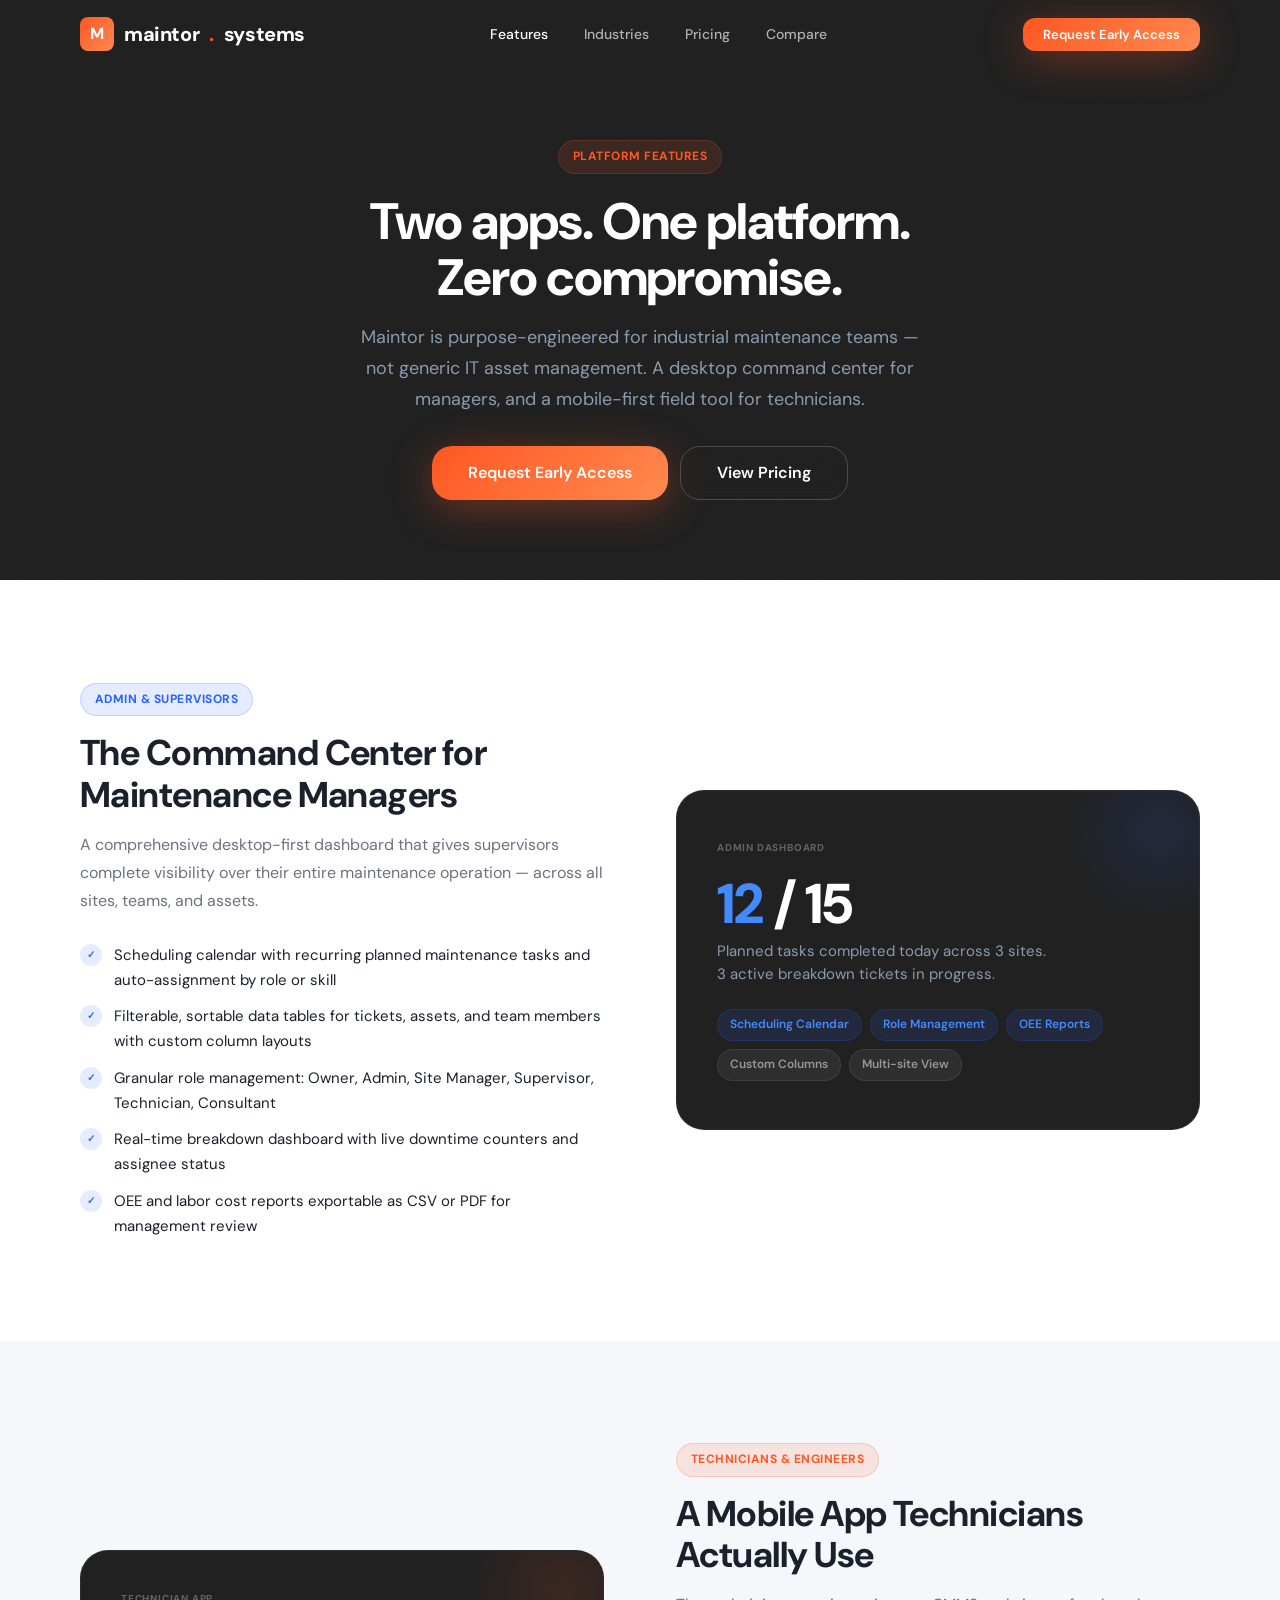
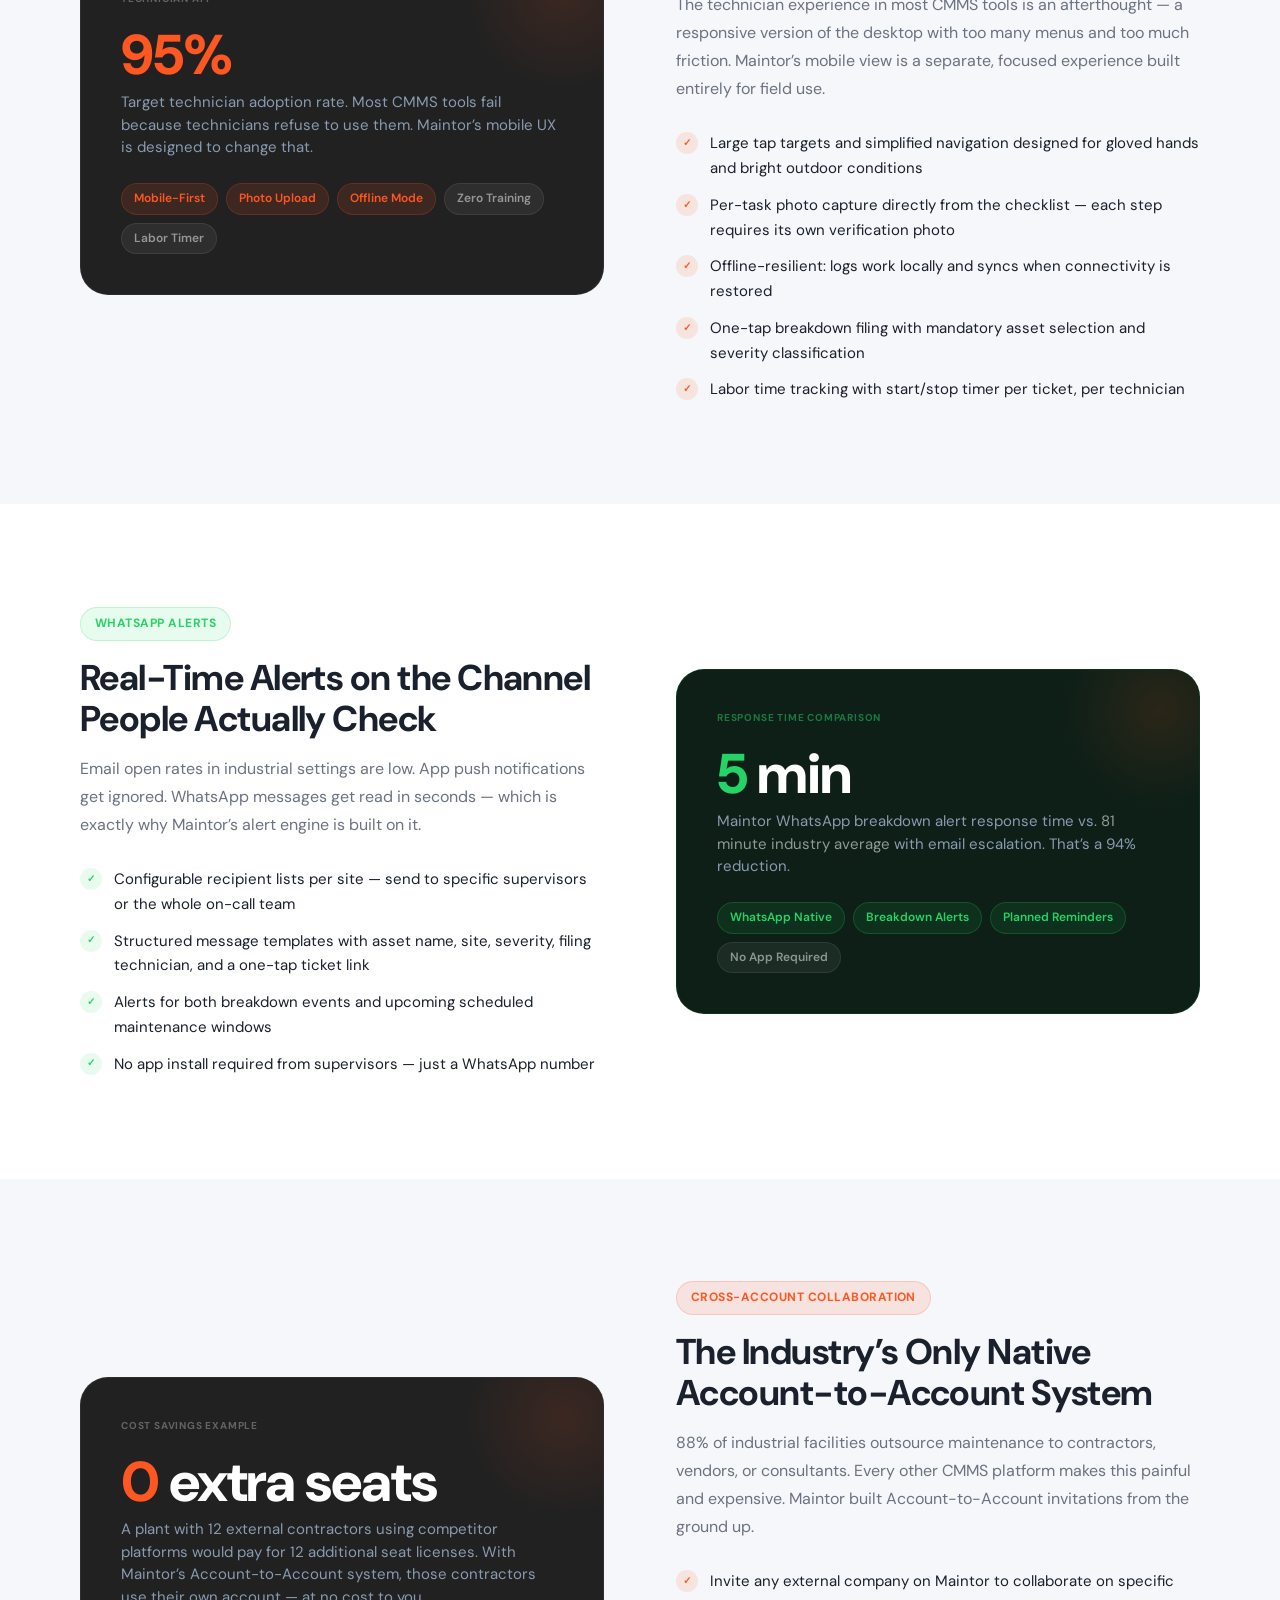
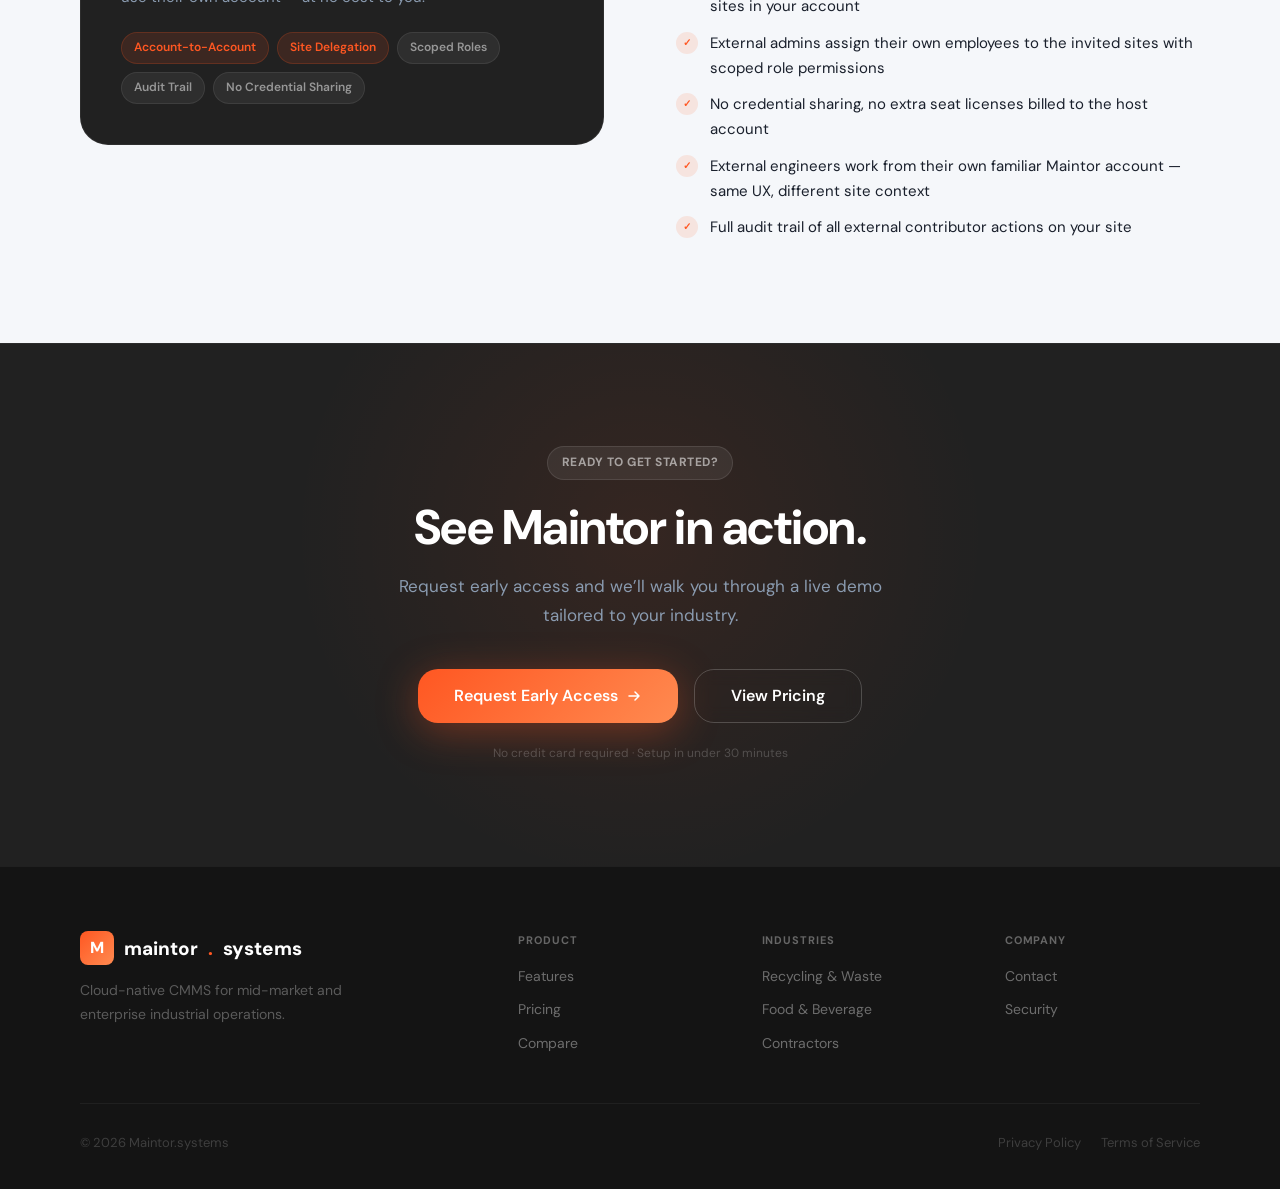
<file: features.html>
<!DOCTYPE html>
<html lang="en">
<head>
  <meta charset="UTF-8" />
  <meta name="viewport" content="width=device-width, initial-scale=1.0" />
  <title>Features — Maintor Industrial CMMS</title>
  <meta name="description" content="Explore Maintor's dual-track maintenance workflows, mobile technician app, WhatsApp alerts, cross-account contractor collaboration, and real-time downtime tracking." />

  <link rel="preconnect" href="https://fonts.googleapis.com" />
  <link rel="preconnect" href="https://fonts.gstatic.com" crossorigin />
  <link href="https://fonts.googleapis.com/css2?family=DM+Sans:ital,opsz,wght@0,9..40,400;0,9..40,500;0,9..40,600;0,9..40,700;0,9..40,800&display=swap" rel="stylesheet" />
  <link rel="stylesheet" href="css/styles.css" />
  <link rel="icon" href="data:image/svg+xml,<svg xmlns='http://www.w3.org/2000/svg' viewBox='0 0 32 32'><rect width='32' height='32' rx='7' fill='%23FF5722'/><text x='50%' y='54%' dominant-baseline='middle' text-anchor='middle' fill='white' font-size='20' font-weight='800' font-family='sans-serif'>M</text></svg>" />

  <style>
    /* Features page–specific styles */
    .feature-section-block {
      padding: var(--section-py) 0;
    }
    .feature-section-block:nth-child(even) {
      background: var(--slate);
    }
    .feature-block-inner {
      display: grid;
      grid-template-columns: 1fr 1fr;
      gap: 72px;
      align-items: center;
    }
    .feature-block-inner.reverse { direction: rtl; }
    .feature-block-inner.reverse > * { direction: ltr; }
    .feature-block-content {}
    .feature-block-badge { margin-bottom: 16px; }
    .feature-block-title { font-size: clamp(26px, 2.8vw, 38px); margin-bottom: 16px; }
    .feature-block-desc { font-size: 16px; color: var(--text-muted-light); line-height: 1.75; margin-bottom: 28px; }
    .feature-list { display: flex; flex-direction: column; gap: 12px; }
    .feature-list-item {
      display: flex;
      gap: 12px;
      align-items: flex-start;
      font-size: 15px;
    }
    .feature-list-check {
      width: 22px;
      height: 22px;
      border-radius: 50%;
      flex-shrink: 0;
      display: flex;
      align-items: center;
      justify-content: center;
      font-size: 10px;
      font-weight: 700;
      margin-top: 1px;
    }
    .feature-list-check.orange { background: var(--orange-dim); color: var(--orange); }
    .feature-list-check.blue { background: var(--blue-dim); color: var(--blue); }
    .feature-block-visual {
      background: var(--coal);
      border-radius: var(--r-xl);
      padding: 40px;
      min-height: 340px;
      display: flex;
      flex-direction: column;
      justify-content: center;
      position: relative;
      overflow: hidden;
      border: 1px solid rgba(255,255,255,0.06);
    }
    .feature-block-visual::before {
      content: '';
      position: absolute;
      top: -60px;
      right: -60px;
      width: 200px;
      height: 200px;
      border-radius: 50%;
      background: radial-gradient(circle, rgba(255,87,34,0.12) 0%, transparent 70%);
    }
    .feature-block-visual.blue-glow::before {
      background: radial-gradient(circle, rgba(41,98,255,0.12) 0%, transparent 70%);
    }
    .visual-label {
      font-size: 10px;
      font-weight: 700;
      text-transform: uppercase;
      letter-spacing: 0.08em;
      color: rgba(255,255,255,0.3);
      margin-bottom: 20px;
    }
    .visual-stat-large {
      font-family: var(--font-heading);
      font-size: 56px;
      font-weight: 800;
      color: var(--white);
      line-height: 1;
      margin-bottom: 8px;
      letter-spacing: -0.02em;
    }
    .visual-stat-large span { color: var(--orange); }
    .visual-stat-large.blue span { color: var(--blue-hover); }
    .visual-stat-sub { font-size: 15px; color: var(--text-muted-dark); line-height: 1.5; }
    .visual-tags { display: flex; gap: 8px; flex-wrap: wrap; margin-top: 24px; }
    .visual-tag {
      padding: 5px 12px;
      border-radius: 20px;
      font-size: 12px;
      font-weight: 600;
      background: rgba(255,255,255,0.06);
      color: rgba(255,255,255,0.5);
      border: 1px solid rgba(255,255,255,0.08);
    }
    .visual-tag.orange { background: var(--orange-dim); color: var(--orange); border-color: rgba(255,87,34,0.2); }
    .visual-tag.blue { background: var(--blue-dim); color: var(--blue-hover); border-color: rgba(41,98,255,0.2); }
    .visual-tag.green { background: rgba(37,211,102,0.1); color: var(--green-wa); border-color: rgba(37,211,102,0.2); }

    @media (max-width: 900px) {
      .feature-block-inner { grid-template-columns: 1fr; gap: 40px; }
      .feature-block-inner.reverse { direction: ltr; }
    }
  </style>
</head>
<body>

  <!-- NAV -->
  <nav class="nav scrolled" id="main-nav">
    <div class="nav-inner">
      <a href="/" class="nav-logo">
        <div class="nav-logo-icon">M</div>
        maintor<span class="nav-logo-dot">.</span>systems
      </a>
      <ul class="nav-links">
        <li><a href="features.html" class="nav-link" style="color: var(--white);">Features</a></li>
        <li><a href="industries.html" class="nav-link">Industries</a></li>
        <li><a href="pricing.html" class="nav-link">Pricing</a></li>
        <li><a href="index.html#comparison" class="nav-link">Compare</a></li>
      </ul>
      <a href="index.html#cta" class="btn btn-primary nav-cta btn-sm">Request Early Access</a>
      <button class="nav-hamburger" aria-label="Open navigation" aria-expanded="false" aria-controls="mobile-menu">
        <span></span><span></span><span></span>
      </button>
    </div>
    <div class="mobile-menu" id="mobile-menu">
      <a href="features.html" class="nav-link">Features</a>
      <a href="industries.html" class="nav-link">Industries</a>
      <a href="pricing.html" class="nav-link">Pricing</a>
      <a href="index.html#cta" class="btn btn-primary">Request Early Access</a>
    </div>
  </nav>

  <!-- PAGE HERO -->
  <section class="page-hero">
    <div class="container">
      <div class="page-hero-inner animate-on-scroll">
        <span class="badge badge-orange" style="margin-bottom: 20px;">Platform Features</span>
        <h1 class="page-hero-title">Two apps. One platform.<br/>Zero compromise.</h1>
        <p class="page-hero-subtitle">
          Maintor is purpose-engineered for industrial maintenance teams &mdash; not generic
          IT asset management. A desktop command center for managers, and a mobile-first
          field tool for technicians.
        </p>
        <div style="display: flex; gap: 12px; justify-content: center; flex-wrap: wrap; margin-top: 32px;">
          <a href="index.html#cta" class="btn btn-primary btn-lg">Request Early Access</a>
          <a href="pricing.html" class="btn btn-secondary btn-lg">View Pricing</a>
        </div>
      </div>
    </div>
  </section>

  <main>

    <!-- Feature 1: Admin Desktop -->
    <section class="feature-section-block" id="admin-dashboard">
      <div class="container">
        <div class="feature-block-inner animate-on-scroll">
          <div class="feature-block-content">
            <div class="feature-block-badge">
              <span class="badge badge-blue">Admin &amp; Supervisors</span>
            </div>
            <h2 class="feature-block-title">The Command Center for Maintenance Managers</h2>
            <p class="feature-block-desc">
              A comprehensive desktop-first dashboard that gives supervisors complete visibility
              over their entire maintenance operation &mdash; across all sites, teams, and assets.
            </p>
            <ul class="feature-list">
              <li class="feature-list-item">
                <div class="feature-list-check blue">&#10003;</div>
                <span>Scheduling calendar with recurring planned maintenance tasks and auto-assignment by role or skill</span>
              </li>
              <li class="feature-list-item">
                <div class="feature-list-check blue">&#10003;</div>
                <span>Filterable, sortable data tables for tickets, assets, and team members with custom column layouts</span>
              </li>
              <li class="feature-list-item">
                <div class="feature-list-check blue">&#10003;</div>
                <span>Granular role management: Owner, Admin, Site Manager, Supervisor, Technician, Consultant</span>
              </li>
              <li class="feature-list-item">
                <div class="feature-list-check blue">&#10003;</div>
                <span>Real-time breakdown dashboard with live downtime counters and assignee status</span>
              </li>
              <li class="feature-list-item">
                <div class="feature-list-check blue">&#10003;</div>
                <span>OEE and labor cost reports exportable as CSV or PDF for management review</span>
              </li>
            </ul>
          </div>
          <div class="feature-block-visual blue-glow">
            <div class="visual-label">Admin Dashboard</div>
            <div class="visual-stat-large blue"><span>12</span> / 15</div>
            <div class="visual-stat-sub">Planned tasks completed today across 3 sites.<br/>3 active breakdown tickets in progress.</div>
            <div class="visual-tags">
              <span class="visual-tag blue">Scheduling Calendar</span>
              <span class="visual-tag blue">Role Management</span>
              <span class="visual-tag blue">OEE Reports</span>
              <span class="visual-tag">Custom Columns</span>
              <span class="visual-tag">Multi-site View</span>
            </div>
          </div>
        </div>
      </div>
    </section>

    <!-- Feature 2: Mobile Technician -->
    <section class="feature-section-block" id="technician-app">
      <div class="container">
        <div class="feature-block-inner reverse animate-on-scroll">
          <div class="feature-block-content">
            <div class="feature-block-badge">
              <span class="badge badge-orange">Technicians &amp; Engineers</span>
            </div>
            <h2 class="feature-block-title">A Mobile App Technicians Actually Use</h2>
            <p class="feature-block-desc">
              The technician experience in most CMMS tools is an afterthought &mdash; a responsive
              version of the desktop with too many menus and too much friction. Maintor&rsquo;s
              mobile view is a separate, focused experience built entirely for field use.
            </p>
            <ul class="feature-list">
              <li class="feature-list-item">
                <div class="feature-list-check orange">&#10003;</div>
                <span>Large tap targets and simplified navigation designed for gloved hands and bright outdoor conditions</span>
              </li>
              <li class="feature-list-item">
                <div class="feature-list-check orange">&#10003;</div>
                <span>Per-task photo capture directly from the checklist &mdash; each step requires its own verification photo</span>
              </li>
              <li class="feature-list-item">
                <div class="feature-list-check orange">&#10003;</div>
                <span>Offline-resilient: logs work locally and syncs when connectivity is restored</span>
              </li>
              <li class="feature-list-item">
                <div class="feature-list-check orange">&#10003;</div>
                <span>One-tap breakdown filing with mandatory asset selection and severity classification</span>
              </li>
              <li class="feature-list-item">
                <div class="feature-list-check orange">&#10003;</div>
                <span>Labor time tracking with start/stop timer per ticket, per technician</span>
              </li>
            </ul>
          </div>
          <div class="feature-block-visual">
            <div class="visual-label">Technician App</div>
            <div class="visual-stat-large"><span>95%</span></div>
            <div class="visual-stat-sub">Target technician adoption rate. Most CMMS tools fail because technicians refuse to use them. Maintor&rsquo;s mobile UX is designed to change that.</div>
            <div class="visual-tags">
              <span class="visual-tag orange">Mobile-First</span>
              <span class="visual-tag orange">Photo Upload</span>
              <span class="visual-tag orange">Offline Mode</span>
              <span class="visual-tag">Zero Training</span>
              <span class="visual-tag">Labor Timer</span>
            </div>
          </div>
        </div>
      </div>
    </section>

    <!-- Feature 3: WhatsApp -->
    <section class="feature-section-block" id="whatsapp-alerts">
      <div class="container">
        <div class="feature-block-inner animate-on-scroll">
          <div class="feature-block-content">
            <div class="feature-block-badge">
              <span class="badge" style="background: rgba(37,211,102,0.1); color: var(--green-wa); border: 1px solid rgba(37,211,102,0.2);">WhatsApp Alerts</span>
            </div>
            <h2 class="feature-block-title">Real-Time Alerts on the Channel People Actually Check</h2>
            <p class="feature-block-desc">
              Email open rates in industrial settings are low. App push notifications get ignored.
              WhatsApp messages get read in seconds &mdash; which is exactly why Maintor&rsquo;s
              alert engine is built on it.
            </p>
            <ul class="feature-list">
              <li class="feature-list-item">
                <div class="feature-list-check" style="background: rgba(37,211,102,0.1); color: var(--green-wa);">&#10003;</div>
                <span>Configurable recipient lists per site &mdash; send to specific supervisors or the whole on-call team</span>
              </li>
              <li class="feature-list-item">
                <div class="feature-list-check" style="background: rgba(37,211,102,0.1); color: var(--green-wa);">&#10003;</div>
                <span>Structured message templates with asset name, site, severity, filing technician, and a one-tap ticket link</span>
              </li>
              <li class="feature-list-item">
                <div class="feature-list-check" style="background: rgba(37,211,102,0.1); color: var(--green-wa);">&#10003;</div>
                <span>Alerts for both breakdown events and upcoming scheduled maintenance windows</span>
              </li>
              <li class="feature-list-item">
                <div class="feature-list-check" style="background: rgba(37,211,102,0.1); color: var(--green-wa);">&#10003;</div>
                <span>No app install required from supervisors &mdash; just a WhatsApp number</span>
              </li>
            </ul>
          </div>
          <div class="feature-block-visual" style="background: #0d1f17; border-color: rgba(37,211,102,0.1);">
            <div class="visual-label" style="color: rgba(37,211,102,0.5);">Response Time Comparison</div>
            <div class="visual-stat-large" style="color: white;">
              <span style="color: var(--green-wa);">5</span> min
            </div>
            <div class="visual-stat-sub">
              Maintor WhatsApp breakdown alert response time vs. <span style="color: rgba(255,255,255,0.55);">81 minute industry average</span> with email escalation. That&rsquo;s a 94% reduction.
            </div>
            <div class="visual-tags">
              <span class="visual-tag green">WhatsApp Native</span>
              <span class="visual-tag green">Breakdown Alerts</span>
              <span class="visual-tag green">Planned Reminders</span>
              <span class="visual-tag">No App Required</span>
            </div>
          </div>
        </div>
      </div>
    </section>

    <!-- Feature 4: Collaboration -->
    <section class="feature-section-block" id="collaboration">
      <div class="container">
        <div class="feature-block-inner reverse animate-on-scroll">
          <div class="feature-block-content">
            <div class="feature-block-badge">
              <span class="badge badge-orange">Cross-Account Collaboration</span>
            </div>
            <h2 class="feature-block-title">The Industry&rsquo;s Only Native Account-to-Account System</h2>
            <p class="feature-block-desc">
              88% of industrial facilities outsource maintenance to contractors, vendors, or consultants.
              Every other CMMS platform makes this painful and expensive. Maintor built Account-to-Account
              invitations from the ground up.
            </p>
            <ul class="feature-list">
              <li class="feature-list-item">
                <div class="feature-list-check orange">&#10003;</div>
                <span>Invite any external company on Maintor to collaborate on specific sites in your account</span>
              </li>
              <li class="feature-list-item">
                <div class="feature-list-check orange">&#10003;</div>
                <span>External admins assign their own employees to the invited sites with scoped role permissions</span>
              </li>
              <li class="feature-list-item">
                <div class="feature-list-check orange">&#10003;</div>
                <span>No credential sharing, no extra seat licenses billed to the host account</span>
              </li>
              <li class="feature-list-item">
                <div class="feature-list-check orange">&#10003;</div>
                <span>External engineers work from their own familiar Maintor account &mdash; same UX, different site context</span>
              </li>
              <li class="feature-list-item">
                <div class="feature-list-check orange">&#10003;</div>
                <span>Full audit trail of all external contributor actions on your site</span>
              </li>
            </ul>
          </div>
          <div class="feature-block-visual">
            <div class="visual-label">Cost Savings Example</div>
            <div class="visual-stat-large"><span>0</span> extra seats</div>
            <div class="visual-stat-sub">
              A plant with 12 external contractors using competitor platforms would pay for 12 additional seat licenses.
              With Maintor&rsquo;s Account-to-Account system, those contractors use their own account &mdash; at no cost to you.
            </div>
            <div class="visual-tags">
              <span class="visual-tag orange">Account-to-Account</span>
              <span class="visual-tag orange">Site Delegation</span>
              <span class="visual-tag">Scoped Roles</span>
              <span class="visual-tag">Audit Trail</span>
              <span class="visual-tag">No Credential Sharing</span>
            </div>
          </div>
        </div>
      </div>
    </section>

    <!-- CTA -->
    <section class="cta-section" id="cta">
      <div class="container">
        <div class="cta-inner animate-on-scroll">
          <span class="badge badge-dark" style="margin-bottom: 20px;">Ready to get started?</span>
          <h2 class="cta-title">See Maintor in action.</h2>
          <p class="cta-subtitle">Request early access and we&rsquo;ll walk you through a live demo tailored to your industry.</p>
          <div class="cta-actions">
            <a href="mailto:hello@maintor.systems" class="btn btn-primary btn-lg">
              Request Early Access
              <svg width="16" height="16" viewBox="0 0 16 16" fill="none"><path d="M3 8h10M9 4l4 4-4 4" stroke="currentColor" stroke-width="1.5" stroke-linecap="round" stroke-linejoin="round"/></svg>
            </a>
            <a href="pricing.html" class="btn btn-secondary btn-lg">View Pricing</a>
          </div>
          <p class="cta-note">No credit card required &middot; Setup in under 30 minutes</p>
        </div>
      </div>
    </section>

  </main>

  <!-- FOOTER -->
  <footer class="footer">
    <div class="container">
      <div class="footer-grid">
        <div class="footer-brand">
          <div class="footer-brand-logo">
            <div class="nav-logo-icon">M</div>
            maintor<span class="nav-logo-dot">.</span>systems
          </div>
          <p class="footer-brand-desc">Cloud-native CMMS for mid-market and enterprise industrial operations.</p>
        </div>
        <div>
          <div class="footer-col-title">Product</div>
          <div class="footer-links">
            <a href="features.html" class="footer-link">Features</a>
            <a href="pricing.html" class="footer-link">Pricing</a>
            <a href="index.html#comparison" class="footer-link">Compare</a>
          </div>
        </div>
        <div>
          <div class="footer-col-title">Industries</div>
          <div class="footer-links">
            <a href="industries.html" class="footer-link">Recycling &amp; Waste</a>
            <a href="industries.html" class="footer-link">Food &amp; Beverage</a>
            <a href="industries.html" class="footer-link">Contractors</a>
          </div>
        </div>
        <div>
          <div class="footer-col-title">Company</div>
          <div class="footer-links">
            <a href="mailto:hello@maintor.systems" class="footer-link">Contact</a>
            <a href="#" class="footer-link">Security</a>
          </div>
        </div>
      </div>
      <div class="footer-bottom">
        <div class="footer-copyright">&copy; 2026 Maintor.systems</div>
        <div class="footer-legal">
          <a href="#">Privacy Policy</a>
          <a href="#">Terms of Service</a>
        </div>
      </div>
    </div>
  </footer>

  <script src="js/main.js"></script>
</body>
</html>
</file>
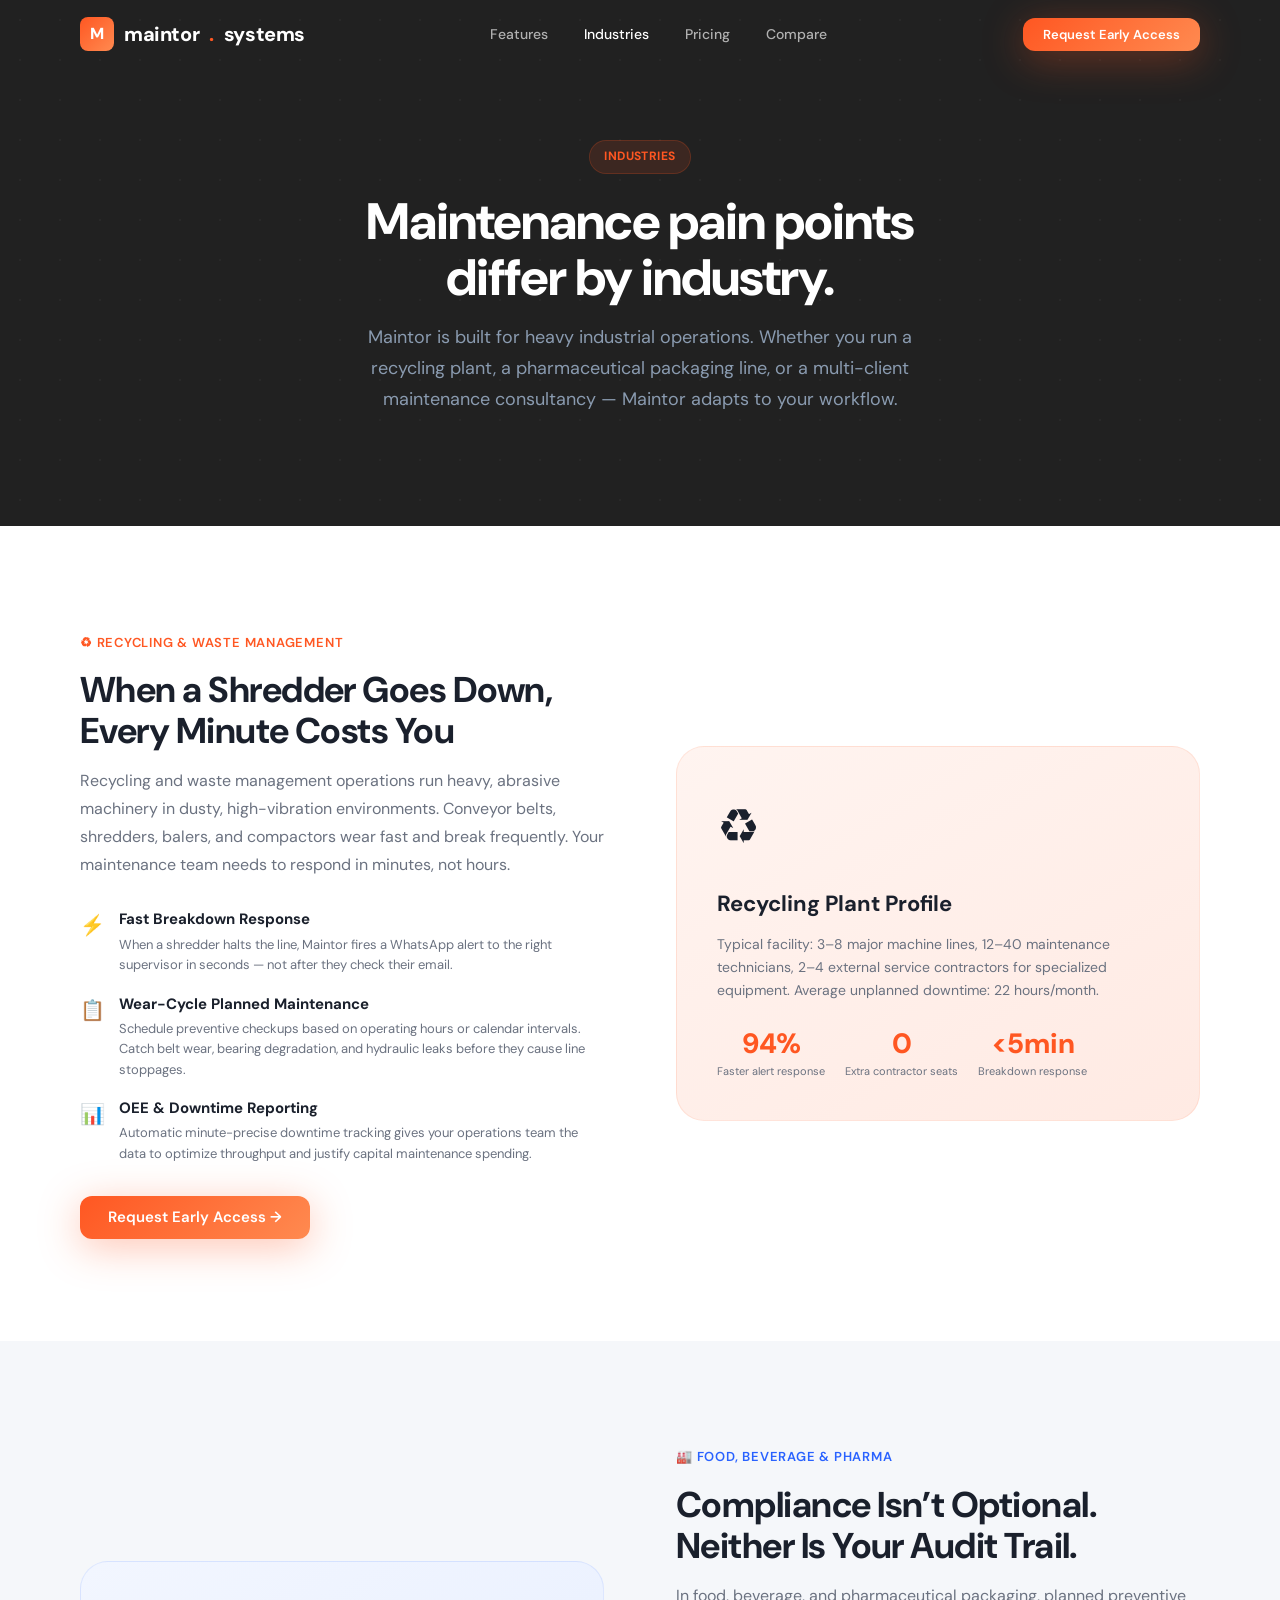
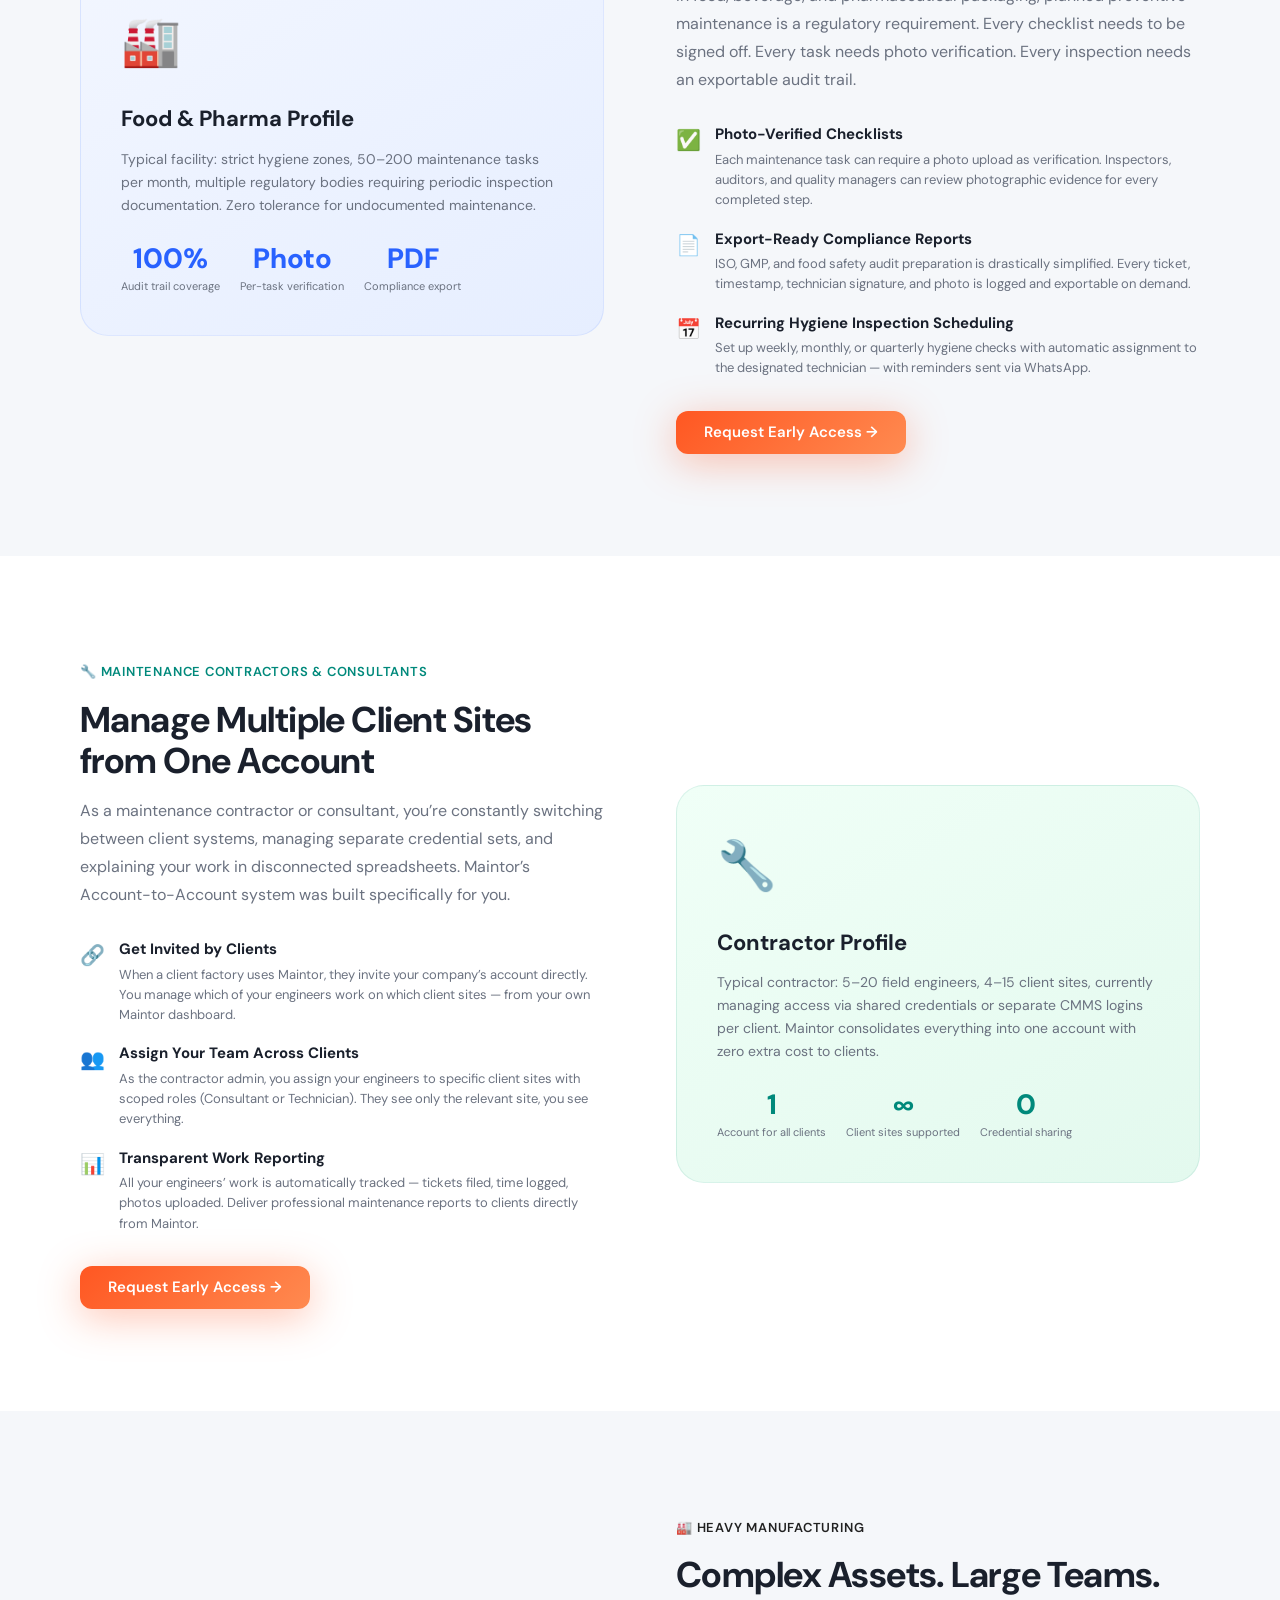
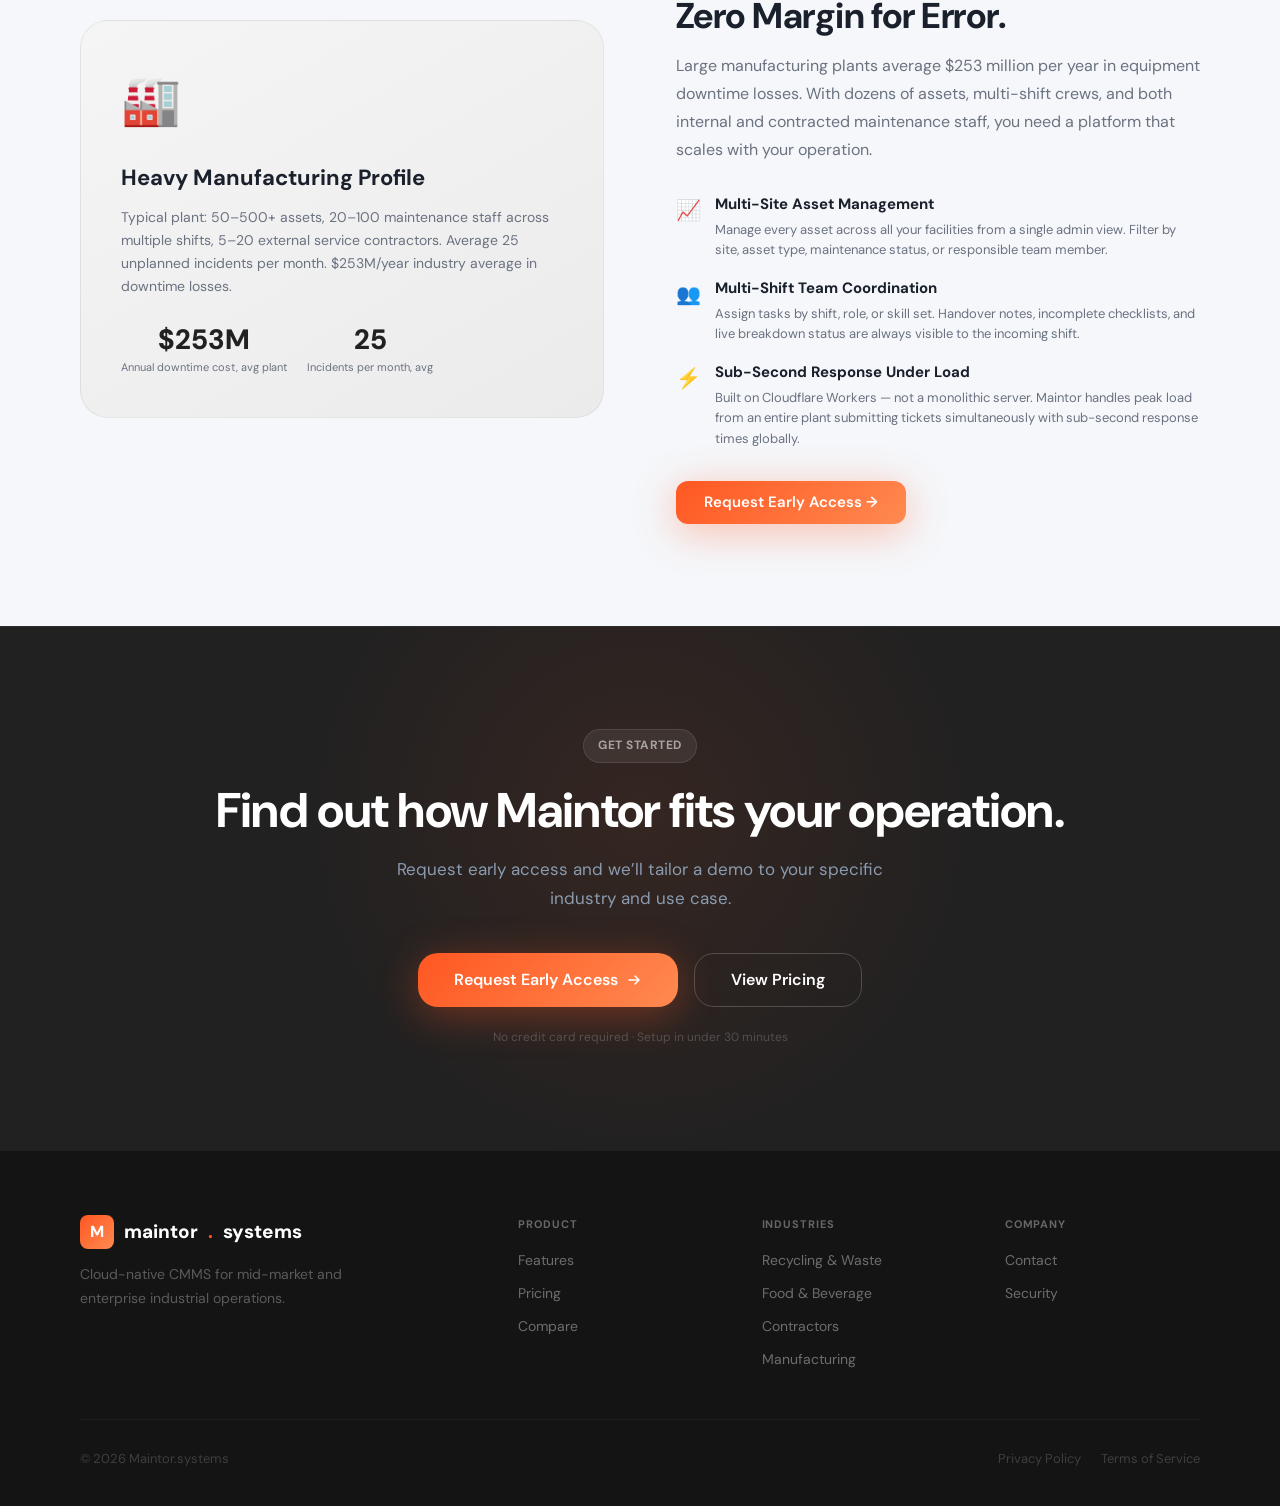
<file: industries.html>
<!DOCTYPE html>
<html lang="en">
<head>
  <meta charset="UTF-8" />
  <meta name="viewport" content="width=device-width, initial-scale=1.0" />
  <title>Industries — Maintor Industrial CMMS</title>
  <meta name="description" content="Maintor serves recycling plants, food and beverage facilities, pharmaceutical packaging, heavy manufacturing, and maintenance contractors. See how Maintor fits your sector." />

  <link rel="preconnect" href="https://fonts.googleapis.com" />
  <link rel="preconnect" href="https://fonts.gstatic.com" crossorigin />
  <link href="https://fonts.googleapis.com/css2?family=DM+Sans:ital,opsz,wght@0,9..40,400;0,9..40,500;0,9..40,600;0,9..40,700;0,9..40,800&display=swap" rel="stylesheet" />
  <link rel="stylesheet" href="css/styles.css" />
  <link rel="icon" href="data:image/svg+xml,<svg xmlns='http://www.w3.org/2000/svg' viewBox='0 0 32 32'><rect width='32' height='32' rx='7' fill='%23FF5722'/><text x='50%' y='54%' dominant-baseline='middle' text-anchor='middle' fill='white' font-size='20' font-weight='800' font-family='sans-serif'>M</text></svg>" />

  <style>
    .industry-block {
      padding: var(--section-py) 0;
    }
    .industry-block:nth-child(odd) { background: var(--white); }
    .industry-block:nth-child(even) { background: var(--slate); }
    .industry-block-inner {
      display: grid;
      grid-template-columns: 1fr 1fr;
      gap: 72px;
      align-items: center;
    }
    .industry-block-inner.reverse { direction: rtl; }
    .industry-block-inner.reverse > * { direction: ltr; }
    .industry-tag {
      display: inline-flex;
      align-items: center;
      gap: 8px;
      font-size: 13px;
      font-weight: 600;
      text-transform: uppercase;
      letter-spacing: 0.06em;
      margin-bottom: 16px;
    }
    .industry-block-title { font-size: clamp(26px, 2.8vw, 38px); margin-bottom: 16px; }
    .industry-block-desc { font-size: 16px; color: var(--text-muted-light); line-height: 1.75; margin-bottom: 28px; }
    .pain-points {
      display: flex;
      flex-direction: column;
      gap: 16px;
      margin-bottom: 32px;
    }
    .pain-point {
      display: flex;
      gap: 14px;
      align-items: flex-start;
    }
    .pain-icon {
      font-size: 20px;
      flex-shrink: 0;
      margin-top: 2px;
    }
    .pain-title { font-size: 15px; font-weight: 700; margin-bottom: 3px; }
    .pain-desc { font-size: 13px; color: var(--text-muted-light); line-height: 1.55; }
    .industry-panel {
      border-radius: var(--r-xl);
      padding: 40px;
      min-height: 360px;
      display: flex;
      flex-direction: column;
      justify-content: space-between;
    }
    .industry-panel.recycling {
      background: linear-gradient(150deg, #FFF4F0 0%, #FFEAE3 100%);
      border: 1px solid rgba(255,87,34,0.1);
    }
    .industry-panel.food {
      background: linear-gradient(150deg, #F2F6FF 0%, #E6EEFF 100%);
      border: 1px solid rgba(41,98,255,0.1);
    }
    .industry-panel.contractors {
      background: linear-gradient(150deg, #F0FFF7 0%, #E3F9EE 100%);
      border: 1px solid rgba(0,137,123,0.1);
    }
    .industry-panel.manufacturing {
      background: linear-gradient(150deg, #F5F5F5 0%, #EBEBEB 100%);
      border: 1px solid rgba(0,0,0,0.06);
    }
    .panel-icon { font-size: 48px; margin-bottom: 20px; }
    .panel-headline { font-size: 22px; font-weight: 700; margin-bottom: 10px; }
    .panel-sub { font-size: 14px; color: var(--text-muted-light); line-height: 1.65; }
    .panel-metrics { display: flex; gap: 20px; margin-top: 28px; }
    .panel-metric { text-align: center; }
    .panel-metric-val { font-family: var(--font-heading); font-size: 28px; font-weight: 800; line-height: 1; margin-bottom: 4px; }
    .panel-metric-lbl { font-size: 11px; color: var(--text-muted-light); }
    .panel-metric-val.orange { color: var(--orange); }
    .panel-metric-val.blue { color: var(--blue); }
    .panel-metric-val.green { color: #00897B; }

    @media (max-width: 900px) {
      .industry-block-inner { grid-template-columns: 1fr; gap: 40px; }
      .industry-block-inner.reverse { direction: ltr; }
    }
  </style>
</head>
<body>

  <!-- NAV -->
  <nav class="nav scrolled" id="main-nav">
    <div class="nav-inner">
      <a href="/" class="nav-logo">
        <div class="nav-logo-icon">M</div>
        maintor<span class="nav-logo-dot">.</span>systems
      </a>
      <ul class="nav-links">
        <li><a href="features.html" class="nav-link">Features</a></li>
        <li><a href="industries.html" class="nav-link" style="color: var(--white);">Industries</a></li>
        <li><a href="pricing.html" class="nav-link">Pricing</a></li>
        <li><a href="index.html#comparison" class="nav-link">Compare</a></li>
      </ul>
      <a href="index.html#cta" class="btn btn-primary nav-cta btn-sm">Request Early Access</a>
      <button class="nav-hamburger" aria-label="Open navigation" aria-expanded="false" aria-controls="mobile-menu">
        <span></span><span></span><span></span>
      </button>
    </div>
    <div class="mobile-menu" id="mobile-menu">
      <a href="features.html" class="nav-link">Features</a>
      <a href="industries.html" class="nav-link">Industries</a>
      <a href="pricing.html" class="nav-link">Pricing</a>
      <a href="index.html#cta" class="btn btn-primary">Request Early Access</a>
    </div>
  </nav>

  <!-- PAGE HERO -->
  <section class="page-hero">
    <div class="container">
      <div class="page-hero-inner animate-on-scroll">
        <span class="badge badge-orange" style="margin-bottom: 20px;">Industries</span>
        <h1 class="page-hero-title">Maintenance pain points<br/>differ by industry.</h1>
        <p class="page-hero-subtitle">
          Maintor is built for heavy industrial operations. Whether you run a recycling plant,
          a pharmaceutical packaging line, or a multi-client maintenance consultancy &mdash;
          Maintor adapts to your workflow.
        </p>
      </div>
    </div>
  </section>

  <main>

    <!-- Industry 1: Recycling & Waste -->
    <section class="industry-block" id="recycling">
      <div class="container">
        <div class="industry-block-inner animate-on-scroll">
          <div>
            <div class="industry-tag" style="color: var(--orange);">&#9851; Recycling &amp; Waste Management</div>
            <h2 class="industry-block-title">When a Shredder Goes Down, Every Minute Costs You</h2>
            <p class="industry-block-desc">
              Recycling and waste management operations run heavy, abrasive machinery in dusty, high-vibration
              environments. Conveyor belts, shredders, balers, and compactors wear fast and break frequently.
              Your maintenance team needs to respond in minutes, not hours.
            </p>
            <div class="pain-points">
              <div class="pain-point">
                <div class="pain-icon">&#9889;</div>
                <div>
                  <div class="pain-title">Fast Breakdown Response</div>
                  <div class="pain-desc">When a shredder halts the line, Maintor fires a WhatsApp alert to the right supervisor in seconds &mdash; not after they check their email.</div>
                </div>
              </div>
              <div class="pain-point">
                <div class="pain-icon">&#128203;</div>
                <div>
                  <div class="pain-title">Wear-Cycle Planned Maintenance</div>
                  <div class="pain-desc">Schedule preventive checkups based on operating hours or calendar intervals. Catch belt wear, bearing degradation, and hydraulic leaks before they cause line stoppages.</div>
                </div>
              </div>
              <div class="pain-point">
                <div class="pain-icon">&#128202;</div>
                <div>
                  <div class="pain-title">OEE &amp; Downtime Reporting</div>
                  <div class="pain-desc">Automatic minute-precise downtime tracking gives your operations team the data to optimize throughput and justify capital maintenance spending.</div>
                </div>
              </div>
            </div>
            <a href="index.html#cta" class="btn btn-primary">Request Early Access &rarr;</a>
          </div>
          <div class="industry-panel recycling">
            <div>
              <div class="panel-icon">&#9851;</div>
              <div class="panel-headline">Recycling Plant Profile</div>
              <div class="panel-sub">
                Typical facility: 3&ndash;8 major machine lines, 12&ndash;40 maintenance technicians,
                2&ndash;4 external service contractors for specialized equipment.
                Average unplanned downtime: 22 hours/month.
              </div>
            </div>
            <div class="panel-metrics">
              <div class="panel-metric">
                <div class="panel-metric-val orange">94%</div>
                <div class="panel-metric-lbl">Faster alert response</div>
              </div>
              <div class="panel-metric">
                <div class="panel-metric-val orange">0</div>
                <div class="panel-metric-lbl">Extra contractor seats</div>
              </div>
              <div class="panel-metric">
                <div class="panel-metric-val orange">&lt;5min</div>
                <div class="panel-metric-lbl">Breakdown response</div>
              </div>
            </div>
          </div>
        </div>
      </div>
    </section>

    <!-- Industry 2: Food & Pharma -->
    <section class="industry-block" id="food">
      <div class="container">
        <div class="industry-block-inner reverse animate-on-scroll">
          <div>
            <div class="industry-tag" style="color: var(--blue);">&#127981; Food, Beverage &amp; Pharma</div>
            <h2 class="industry-block-title">Compliance Isn&rsquo;t Optional. Neither Is Your Audit Trail.</h2>
            <p class="industry-block-desc">
              In food, beverage, and pharmaceutical packaging, planned preventive maintenance is a
              regulatory requirement. Every checklist needs to be signed off. Every task needs
              photo verification. Every inspection needs an exportable audit trail.
            </p>
            <div class="pain-points">
              <div class="pain-point">
                <div class="pain-icon">&#9989;</div>
                <div>
                  <div class="pain-title">Photo-Verified Checklists</div>
                  <div class="pain-desc">Each maintenance task can require a photo upload as verification. Inspectors, auditors, and quality managers can review photographic evidence for every completed step.</div>
                </div>
              </div>
              <div class="pain-point">
                <div class="pain-icon">&#128196;</div>
                <div>
                  <div class="pain-title">Export-Ready Compliance Reports</div>
                  <div class="pain-desc">ISO, GMP, and food safety audit preparation is drastically simplified. Every ticket, timestamp, technician signature, and photo is logged and exportable on demand.</div>
                </div>
              </div>
              <div class="pain-point">
                <div class="pain-icon">&#128197;</div>
                <div>
                  <div class="pain-title">Recurring Hygiene Inspection Scheduling</div>
                  <div class="pain-desc">Set up weekly, monthly, or quarterly hygiene checks with automatic assignment to the designated technician &mdash; with reminders sent via WhatsApp.</div>
                </div>
              </div>
            </div>
            <a href="index.html#cta" class="btn btn-primary">Request Early Access &rarr;</a>
          </div>
          <div class="industry-panel food">
            <div>
              <div class="panel-icon">&#127981;</div>
              <div class="panel-headline">Food &amp; Pharma Profile</div>
              <div class="panel-sub">
                Typical facility: strict hygiene zones, 50&ndash;200 maintenance tasks per month,
                multiple regulatory bodies requiring periodic inspection documentation.
                Zero tolerance for undocumented maintenance.
              </div>
            </div>
            <div class="panel-metrics">
              <div class="panel-metric">
                <div class="panel-metric-val blue">100%</div>
                <div class="panel-metric-lbl">Audit trail coverage</div>
              </div>
              <div class="panel-metric">
                <div class="panel-metric-val blue">Photo</div>
                <div class="panel-metric-lbl">Per-task verification</div>
              </div>
              <div class="panel-metric">
                <div class="panel-metric-val blue">PDF</div>
                <div class="panel-metric-lbl">Compliance export</div>
              </div>
            </div>
          </div>
        </div>
      </div>
    </section>

    <!-- Industry 3: Contractors -->
    <section class="industry-block" id="contractors">
      <div class="container">
        <div class="industry-block-inner animate-on-scroll">
          <div>
            <div class="industry-tag" style="color: #00897B;">&#128295; Maintenance Contractors &amp; Consultants</div>
            <h2 class="industry-block-title">Manage Multiple Client Sites from One Account</h2>
            <p class="industry-block-desc">
              As a maintenance contractor or consultant, you&rsquo;re constantly switching between
              client systems, managing separate credential sets, and explaining your work in
              disconnected spreadsheets. Maintor&rsquo;s Account-to-Account system was built specifically for you.
            </p>
            <div class="pain-points">
              <div class="pain-point">
                <div class="pain-icon">&#128279;</div>
                <div>
                  <div class="pain-title">Get Invited by Clients</div>
                  <div class="pain-desc">When a client factory uses Maintor, they invite your company&rsquo;s account directly. You manage which of your engineers work on which client sites &mdash; from your own Maintor dashboard.</div>
                </div>
              </div>
              <div class="pain-point">
                <div class="pain-icon">&#128101;</div>
                <div>
                  <div class="pain-title">Assign Your Team Across Clients</div>
                  <div class="pain-desc">As the contractor admin, you assign your engineers to specific client sites with scoped roles (Consultant or Technician). They see only the relevant site, you see everything.</div>
                </div>
              </div>
              <div class="pain-point">
                <div class="pain-icon">&#128202;</div>
                <div>
                  <div class="pain-title">Transparent Work Reporting</div>
                  <div class="pain-desc">All your engineers&rsquo; work is automatically tracked &mdash; tickets filed, time logged, photos uploaded. Deliver professional maintenance reports to clients directly from Maintor.</div>
                </div>
              </div>
            </div>
            <a href="index.html#cta" class="btn btn-primary">Request Early Access &rarr;</a>
          </div>
          <div class="industry-panel contractors">
            <div>
              <div class="panel-icon">&#128295;</div>
              <div class="panel-headline">Contractor Profile</div>
              <div class="panel-sub">
                Typical contractor: 5&ndash;20 field engineers, 4&ndash;15 client sites, currently
                managing access via shared credentials or separate CMMS logins per client.
                Maintor consolidates everything into one account with zero extra cost to clients.
              </div>
            </div>
            <div class="panel-metrics">
              <div class="panel-metric">
                <div class="panel-metric-val green">1</div>
                <div class="panel-metric-lbl">Account for all clients</div>
              </div>
              <div class="panel-metric">
                <div class="panel-metric-val green">&#8734;</div>
                <div class="panel-metric-lbl">Client sites supported</div>
              </div>
              <div class="panel-metric">
                <div class="panel-metric-val green">0</div>
                <div class="panel-metric-lbl">Credential sharing</div>
              </div>
            </div>
          </div>
        </div>
      </div>
    </section>

    <!-- Industry 4: Heavy Manufacturing -->
    <section class="industry-block" id="manufacturing">
      <div class="container">
        <div class="industry-block-inner reverse animate-on-scroll">
          <div>
            <div class="industry-tag" style="color: var(--coal);">&#127981; Heavy Manufacturing</div>
            <h2 class="industry-block-title">Complex Assets. Large Teams. Zero Margin for Error.</h2>
            <p class="industry-block-desc">
              Large manufacturing plants average $253 million per year in equipment downtime losses.
              With dozens of assets, multi-shift crews, and both internal and contracted maintenance staff,
              you need a platform that scales with your operation.
            </p>
            <div class="pain-points">
              <div class="pain-point">
                <div class="pain-icon">&#128200;</div>
                <div>
                  <div class="pain-title">Multi-Site Asset Management</div>
                  <div class="pain-desc">Manage every asset across all your facilities from a single admin view. Filter by site, asset type, maintenance status, or responsible team member.</div>
                </div>
              </div>
              <div class="pain-point">
                <div class="pain-icon">&#128101;</div>
                <div>
                  <div class="pain-title">Multi-Shift Team Coordination</div>
                  <div class="pain-desc">Assign tasks by shift, role, or skill set. Handover notes, incomplete checklists, and live breakdown status are always visible to the incoming shift.</div>
                </div>
              </div>
              <div class="pain-point">
                <div class="pain-icon">&#9889;</div>
                <div>
                  <div class="pain-title">Sub-Second Response Under Load</div>
                  <div class="pain-desc">Built on Cloudflare Workers &mdash; not a monolithic server. Maintor handles peak load from an entire plant submitting tickets simultaneously with sub-second response times globally.</div>
                </div>
              </div>
            </div>
            <a href="index.html#cta" class="btn btn-primary">Request Early Access &rarr;</a>
          </div>
          <div class="industry-panel manufacturing">
            <div>
              <div class="panel-icon">&#127981;</div>
              <div class="panel-headline">Heavy Manufacturing Profile</div>
              <div class="panel-sub">
                Typical plant: 50&ndash;500+ assets, 20&ndash;100 maintenance staff across multiple shifts,
                5&ndash;20 external service contractors. Average 25 unplanned incidents per month.
                $253M/year industry average in downtime losses.
              </div>
            </div>
            <div class="panel-metrics">
              <div class="panel-metric">
                <div class="panel-metric-val" style="color: var(--coal);">$253M</div>
                <div class="panel-metric-lbl">Annual downtime cost, avg plant</div>
              </div>
              <div class="panel-metric">
                <div class="panel-metric-val" style="color: var(--coal);">25</div>
                <div class="panel-metric-lbl">Incidents per month, avg</div>
              </div>
            </div>
          </div>
        </div>
      </div>
    </section>

    <!-- CTA -->
    <section class="cta-section" id="cta">
      <div class="container">
        <div class="cta-inner animate-on-scroll">
          <span class="badge badge-dark" style="margin-bottom: 20px;">Get Started</span>
          <h2 class="cta-title">Find out how Maintor fits your operation.</h2>
          <p class="cta-subtitle">Request early access and we&rsquo;ll tailor a demo to your specific industry and use case.</p>
          <div class="cta-actions">
            <a href="mailto:hello@maintor.systems" class="btn btn-primary btn-lg">
              Request Early Access
              <svg width="16" height="16" viewBox="0 0 16 16" fill="none"><path d="M3 8h10M9 4l4 4-4 4" stroke="currentColor" stroke-width="1.5" stroke-linecap="round" stroke-linejoin="round"/></svg>
            </a>
            <a href="pricing.html" class="btn btn-secondary btn-lg">View Pricing</a>
          </div>
          <p class="cta-note">No credit card required &middot; Setup in under 30 minutes</p>
        </div>
      </div>
    </section>

  </main>

  <!-- FOOTER -->
  <footer class="footer">
    <div class="container">
      <div class="footer-grid">
        <div class="footer-brand">
          <div class="footer-brand-logo">
            <div class="nav-logo-icon">M</div>
            maintor<span class="nav-logo-dot">.</span>systems
          </div>
          <p class="footer-brand-desc">Cloud-native CMMS for mid-market and enterprise industrial operations.</p>
        </div>
        <div>
          <div class="footer-col-title">Product</div>
          <div class="footer-links">
            <a href="features.html" class="footer-link">Features</a>
            <a href="pricing.html" class="footer-link">Pricing</a>
            <a href="index.html#comparison" class="footer-link">Compare</a>
          </div>
        </div>
        <div>
          <div class="footer-col-title">Industries</div>
          <div class="footer-links">
            <a href="industries.html#recycling" class="footer-link">Recycling &amp; Waste</a>
            <a href="industries.html#food" class="footer-link">Food &amp; Beverage</a>
            <a href="industries.html#contractors" class="footer-link">Contractors</a>
            <a href="industries.html#manufacturing" class="footer-link">Manufacturing</a>
          </div>
        </div>
        <div>
          <div class="footer-col-title">Company</div>
          <div class="footer-links">
            <a href="mailto:hello@maintor.systems" class="footer-link">Contact</a>
            <a href="#" class="footer-link">Security</a>
          </div>
        </div>
      </div>
      <div class="footer-bottom">
        <div class="footer-copyright">&copy; 2026 Maintor.systems</div>
        <div class="footer-legal">
          <a href="#">Privacy Policy</a>
          <a href="#">Terms of Service</a>
        </div>
      </div>
    </div>
  </footer>

  <script src="js/main.js"></script>
</body>
</html>
</file>
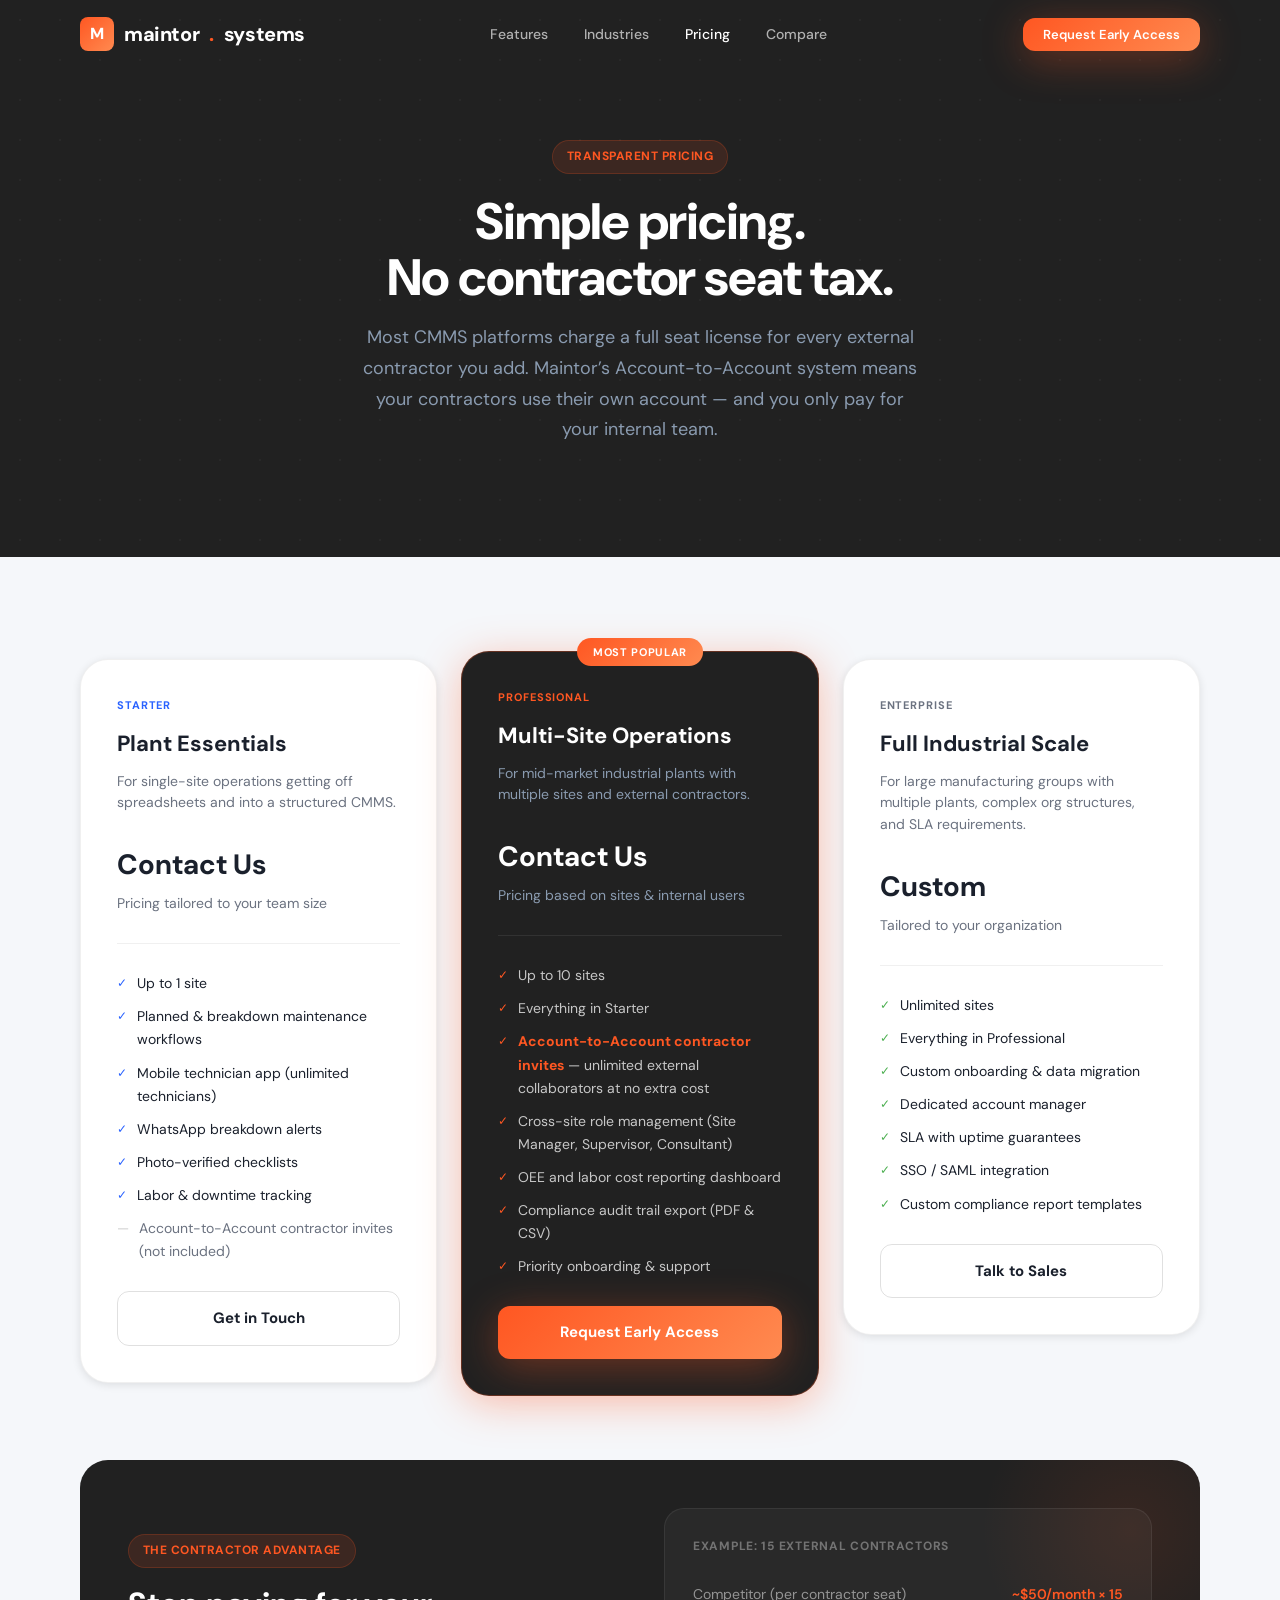
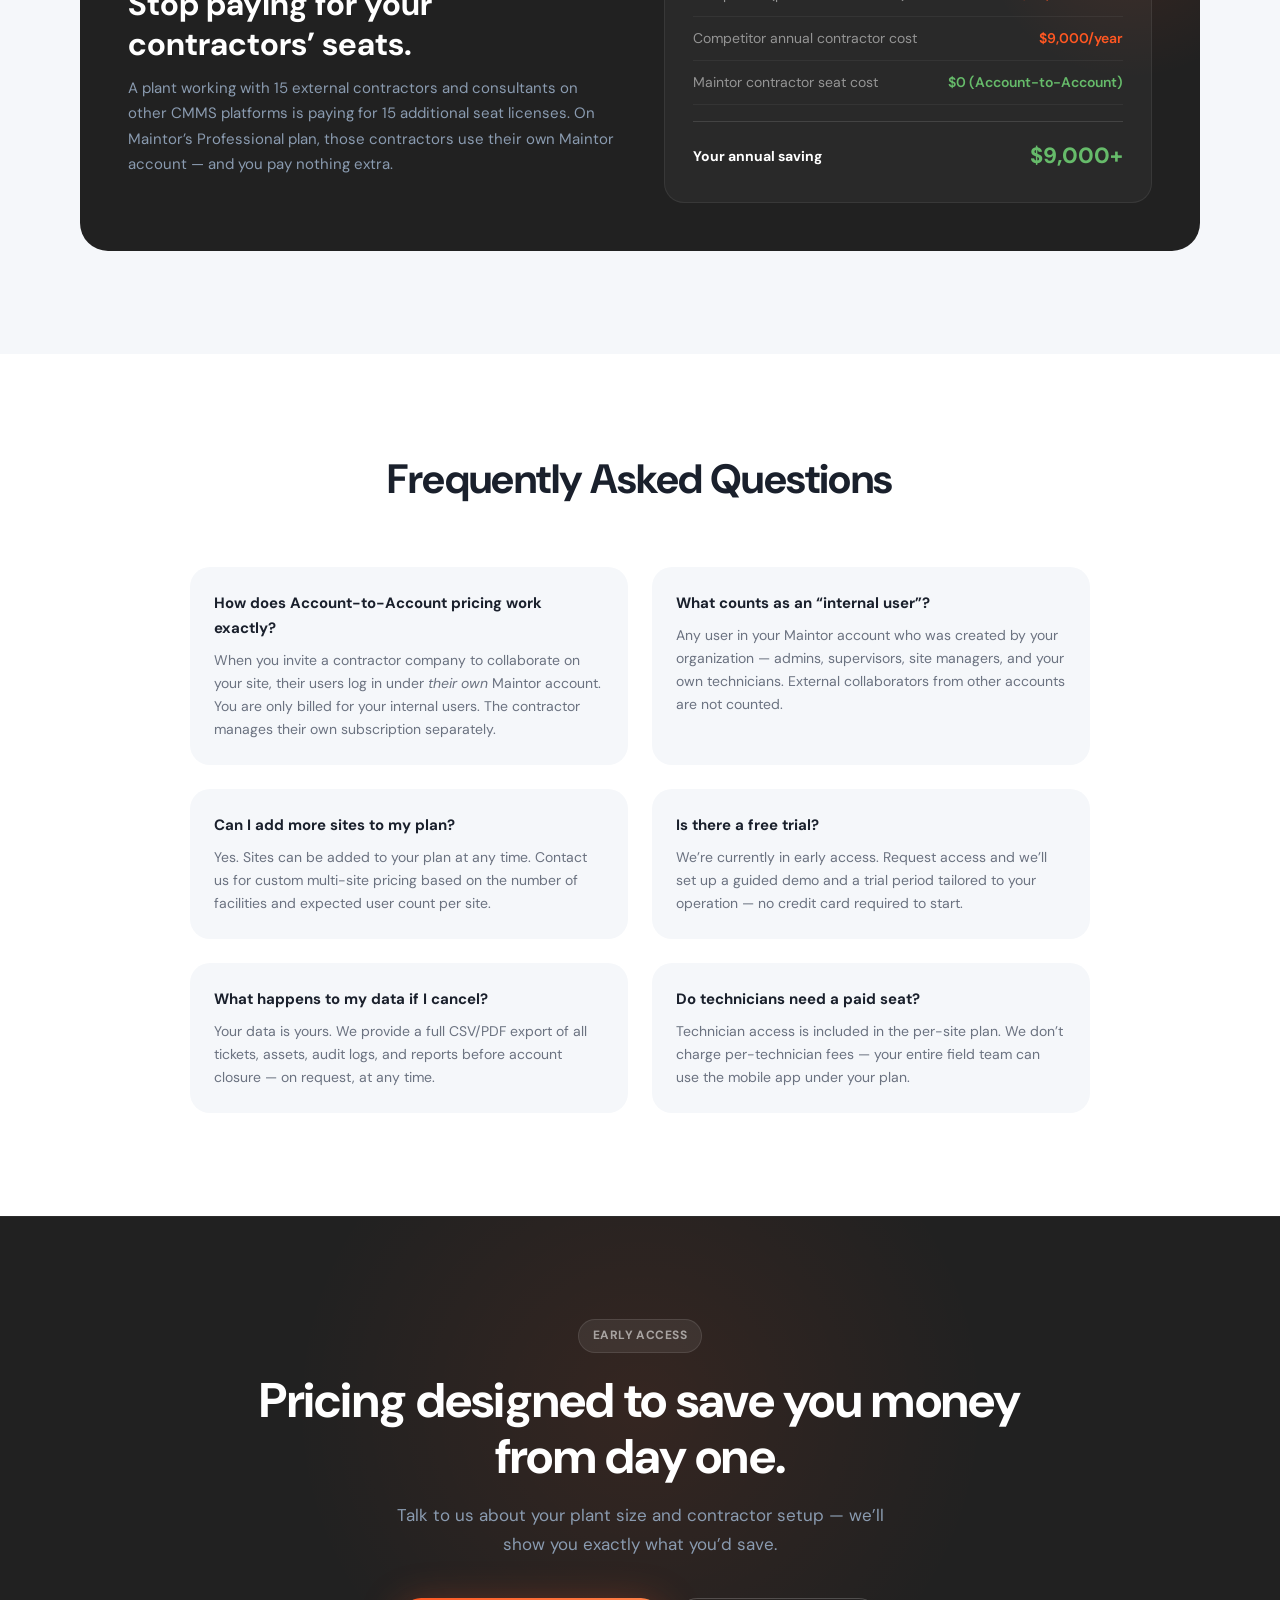
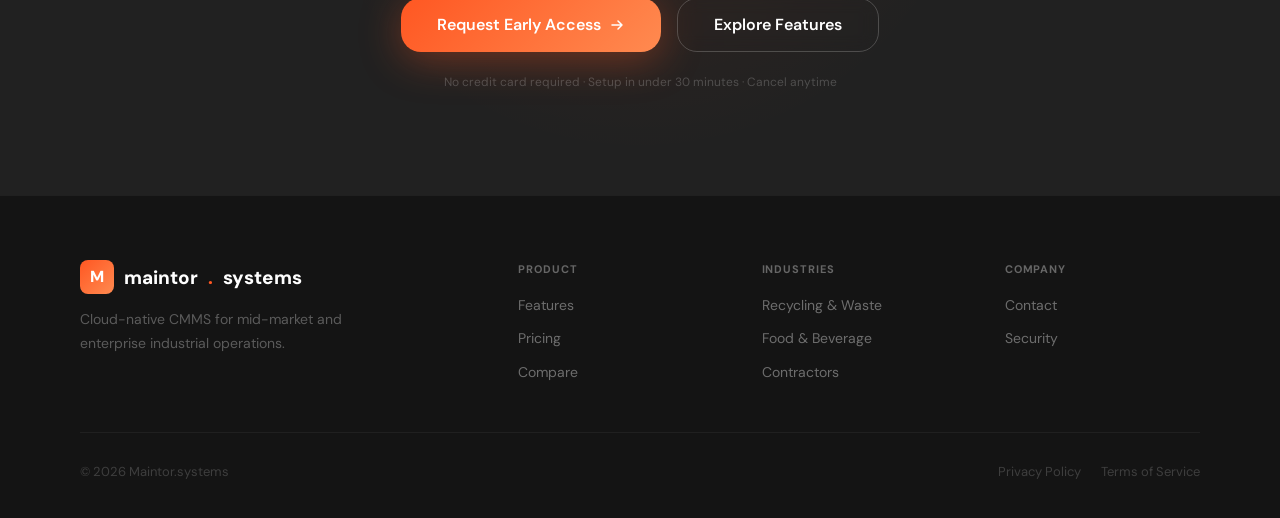
<file: pricing.html>
<!DOCTYPE html>
<html lang="en">
<head>
  <meta charset="UTF-8" />
  <meta name="viewport" content="width=device-width, initial-scale=1.0" />
  <title>Pricing — Maintor Industrial CMMS</title>
  <meta name="description" content="Transparent, straightforward pricing for Maintor. Designed to save industrial plants from paying seat licenses for every external contractor." />

  <link rel="preconnect" href="https://fonts.googleapis.com" />
  <link rel="preconnect" href="https://fonts.gstatic.com" crossorigin />
  <link href="https://fonts.googleapis.com/css2?family=DM+Sans:ital,opsz,wght@0,9..40,400;0,9..40,500;0,9..40,600;0,9..40,700;0,9..40,800&display=swap" rel="stylesheet" />
  <link rel="stylesheet" href="css/styles.css" />
  <link rel="icon" href="data:image/svg+xml,<svg xmlns='http://www.w3.org/2000/svg' viewBox='0 0 32 32'><rect width='32' height='32' rx='7' fill='%23FF5722'/><text x='50%' y='54%' dominant-baseline='middle' text-anchor='middle' fill='white' font-size='20' font-weight='800' font-family='sans-serif'>M</text></svg>" />

  <style>
    .pricing-section {
      padding: var(--section-py) 0;
      background: var(--slate);
    }
    .pricing-grid {
      display: grid;
      grid-template-columns: repeat(3, 1fr);
      gap: 24px;
      align-items: start;
      margin-bottom: 56px;
    }
    .pricing-card {
      background: var(--white);
      border-radius: var(--r-xl);
      padding: 36px;
      border: 1px solid rgba(0,0,0,0.06);
      box-shadow: var(--shadow-sm);
      position: relative;
    }
    .pricing-card.featured {
      background: var(--coal);
      border: 1.5px solid rgba(255,87,34,0.3);
      box-shadow: var(--shadow-orange);
      transform: translateY(-8px);
    }
    .pricing-popular {
      position: absolute;
      top: -14px;
      left: 50%;
      transform: translateX(-50%);
      background: var(--grad-orange);
      color: white;
      font-size: 11px;
      font-weight: 700;
      text-transform: uppercase;
      letter-spacing: 0.06em;
      padding: 5px 16px;
      border-radius: 20px;
      white-space: nowrap;
    }
    .pricing-tier {
      font-size: 11px;
      font-weight: 700;
      text-transform: uppercase;
      letter-spacing: 0.08em;
      margin-bottom: 12px;
    }
    .pricing-tier.orange { color: var(--orange); }
    .pricing-tier.blue { color: var(--blue); }
    .pricing-tier.muted { color: var(--text-muted-light); }
    .pricing-card.featured .pricing-tier { color: var(--orange); }
    .pricing-name {
      font-size: 22px;
      font-weight: 700;
      margin-bottom: 8px;
    }
    .pricing-card.featured .pricing-name { color: var(--white); }
    .pricing-tagline {
      font-size: 14px;
      color: var(--text-muted-light);
      margin-bottom: 28px;
      line-height: 1.55;
    }
    .pricing-card.featured .pricing-tagline { color: var(--text-muted-dark); }
    .pricing-price {
      margin-bottom: 28px;
      padding-bottom: 28px;
      border-bottom: 1px solid rgba(0,0,0,0.06);
    }
    .pricing-card.featured .pricing-price { border-bottom-color: rgba(255,255,255,0.08); }
    .price-amount {
      font-family: var(--font-heading);
      font-size: 42px;
      font-weight: 800;
      line-height: 1;
      letter-spacing: -0.02em;
      color: var(--text-on-light);
    }
    .pricing-card.featured .price-amount { color: var(--white); }
    .price-period {
      font-size: 14px;
      color: var(--text-muted-light);
      margin-top: 4px;
    }
    .pricing-card.featured .price-period { color: var(--text-muted-dark); }
    .price-tbd {
      font-family: var(--font-heading);
      font-size: 28px;
      font-weight: 700;
      color: var(--text-on-light);
    }
    .pricing-card.featured .price-tbd { color: var(--white); }
    .pricing-features {
      display: flex;
      flex-direction: column;
      gap: 10px;
      margin-bottom: 28px;
    }
    .pricing-feature {
      display: flex;
      gap: 10px;
      align-items: flex-start;
      font-size: 14px;
    }
    .pricing-card.featured .pricing-feature { color: rgba(255,255,255,0.75); }
    .pricing-feature-check {
      font-size: 12px;
      flex-shrink: 0;
      margin-top: 2px;
    }
    .pricing-feature-check.orange { color: var(--orange); }
    .pricing-feature-check.blue { color: var(--blue); }
    .pricing-feature-check.green { color: #4CAF50; }
    .pricing-cta {
      display: block;
      width: 100%;
      padding: 14px;
      border-radius: var(--r-md);
      font-family: var(--font-heading);
      font-weight: 700;
      font-size: 15px;
      text-align: center;
      transition: all var(--ease);
      cursor: pointer;
      border: none;
    }
    .pricing-cta.outline {
      background: transparent;
      color: var(--text-on-light);
      border: 1.5px solid rgba(0,0,0,0.12);
    }
    .pricing-cta.outline:hover {
      background: var(--slate);
      border-color: rgba(0,0,0,0.2);
    }
    .pricing-cta.primary {
      background: var(--grad-orange);
      color: white;
      box-shadow: var(--shadow-orange);
    }
    .pricing-cta.primary:hover {
      transform: translateY(-2px);
      box-shadow: 0 12px 40px rgba(255,87,34,0.4);
    }
    .pricing-cta.secondary {
      background: rgba(255,255,255,0.08);
      color: var(--white);
      border: 1px solid rgba(255,255,255,0.12);
    }
    .pricing-cta.secondary:hover {
      background: rgba(255,255,255,0.14);
    }

    .contractor-saving {
      background: var(--coal);
      border-radius: var(--r-xl);
      padding: 48px;
      display: grid;
      grid-template-columns: 1fr 1fr;
      gap: 48px;
      align-items: center;
      position: relative;
      overflow: hidden;
    }
    .contractor-saving::before {
      content: '';
      position: absolute;
      top: -80px;
      right: -80px;
      width: 300px;
      height: 300px;
      border-radius: 50%;
      background: radial-gradient(circle, rgba(255,87,34,0.1) 0%, transparent 70%);
    }
    .saving-title { font-size: clamp(22px, 2.5vw, 32px); color: var(--white); margin-bottom: 12px; }
    .saving-desc { font-size: 15px; color: var(--text-muted-dark); line-height: 1.7; }
    .saving-example {
      background: rgba(255,255,255,0.04);
      border: 1px solid rgba(255,255,255,0.07);
      border-radius: var(--r-lg);
      padding: 28px;
      position: relative;
      z-index: 1;
    }
    .saving-row {
      display: flex;
      justify-content: space-between;
      align-items: center;
      padding: 10px 0;
      border-bottom: 1px solid rgba(255,255,255,0.05);
      font-size: 14px;
    }
    .saving-row:last-child { border-bottom: none; }
    .saving-row-label { color: rgba(255,255,255,0.5); }
    .saving-row-val { font-weight: 600; color: rgba(255,255,255,0.8); }
    .saving-row-val.orange { color: var(--orange); }
    .saving-row-val.green { color: #66BB6A; }
    .saving-total {
      margin-top: 16px;
      padding-top: 16px;
      border-top: 1px solid rgba(255,255,255,0.12);
      display: flex;
      justify-content: space-between;
      align-items: center;
    }
    .saving-total-label { font-size: 14px; font-weight: 700; color: var(--white); }
    .saving-total-val {
      font-family: var(--font-heading);
      font-size: 22px;
      font-weight: 800;
      color: #66BB6A;
    }

    .faq-section { padding: var(--section-py) 0; background: var(--white); }
    .faq-grid { display: grid; grid-template-columns: 1fr 1fr; gap: 24px; max-width: 900px; margin: 0 auto; }
    .faq-item { padding: 24px; background: var(--slate); border-radius: var(--r-lg); }
    .faq-q { font-size: 15px; font-weight: 700; margin-bottom: 8px; }
    .faq-a { font-size: 14px; color: var(--text-muted-light); line-height: 1.65; }

    @media (max-width: 900px) {
      .pricing-grid { grid-template-columns: 1fr; }
      .pricing-card.featured { transform: none; }
      .contractor-saving { grid-template-columns: 1fr; gap: 32px; }
      .faq-grid { grid-template-columns: 1fr; }
    }
  </style>
</head>
<body>

  <!-- NAV -->
  <nav class="nav scrolled" id="main-nav">
    <div class="nav-inner">
      <a href="/" class="nav-logo">
        <div class="nav-logo-icon">M</div>
        maintor<span class="nav-logo-dot">.</span>systems
      </a>
      <ul class="nav-links">
        <li><a href="features.html" class="nav-link">Features</a></li>
        <li><a href="industries.html" class="nav-link">Industries</a></li>
        <li><a href="pricing.html" class="nav-link" style="color: var(--white);">Pricing</a></li>
        <li><a href="index.html#comparison" class="nav-link">Compare</a></li>
      </ul>
      <a href="index.html#cta" class="btn btn-primary nav-cta btn-sm">Request Early Access</a>
      <button class="nav-hamburger" aria-label="Open navigation" aria-expanded="false" aria-controls="mobile-menu">
        <span></span><span></span><span></span>
      </button>
    </div>
    <div class="mobile-menu" id="mobile-menu">
      <a href="features.html" class="nav-link">Features</a>
      <a href="industries.html" class="nav-link">Industries</a>
      <a href="pricing.html" class="nav-link">Pricing</a>
      <a href="index.html#cta" class="btn btn-primary">Request Early Access</a>
    </div>
  </nav>

  <!-- PAGE HERO -->
  <section class="page-hero">
    <div class="container">
      <div class="page-hero-inner animate-on-scroll">
        <span class="badge badge-orange" style="margin-bottom: 20px;">Transparent Pricing</span>
        <h1 class="page-hero-title">Simple pricing.<br/>No contractor seat tax.</h1>
        <p class="page-hero-subtitle">
          Most CMMS platforms charge a full seat license for every external contractor you add.
          Maintor&rsquo;s Account-to-Account system means your contractors use their own account &mdash;
          and you only pay for your internal team.
        </p>
      </div>
    </div>
  </section>

  <main>

    <section class="pricing-section" id="plans">
      <div class="container">

        <div class="pricing-grid animate-on-scroll">

          <!-- Starter -->
          <div class="pricing-card">
            <div class="pricing-tier blue">Starter</div>
            <div class="pricing-name">Plant Essentials</div>
            <div class="pricing-tagline">For single-site operations getting off spreadsheets and into a structured CMMS.</div>
            <div class="pricing-price">
              <div class="price-tbd">Contact Us</div>
              <div class="price-period">Pricing tailored to your team size</div>
            </div>
            <div class="pricing-features">
              <div class="pricing-feature">
                <span class="pricing-feature-check blue">&#10003;</span>
                <span>Up to 1 site</span>
              </div>
              <div class="pricing-feature">
                <span class="pricing-feature-check blue">&#10003;</span>
                <span>Planned &amp; breakdown maintenance workflows</span>
              </div>
              <div class="pricing-feature">
                <span class="pricing-feature-check blue">&#10003;</span>
                <span>Mobile technician app (unlimited technicians)</span>
              </div>
              <div class="pricing-feature">
                <span class="pricing-feature-check blue">&#10003;</span>
                <span>WhatsApp breakdown alerts</span>
              </div>
              <div class="pricing-feature">
                <span class="pricing-feature-check blue">&#10003;</span>
                <span>Photo-verified checklists</span>
              </div>
              <div class="pricing-feature">
                <span class="pricing-feature-check blue">&#10003;</span>
                <span>Labor &amp; downtime tracking</span>
              </div>
              <div class="pricing-feature" style="color: var(--text-muted-light);">
                <span style="color: rgba(0,0,0,0.2);">&#8212;</span>
                <span>Account-to-Account contractor invites (not included)</span>
              </div>
            </div>
            <a href="mailto:hello@maintor.systems?subject=Starter Plan Inquiry" class="pricing-cta outline">Get in Touch</a>
          </div>

          <!-- Pro (featured) -->
          <div class="pricing-card featured">
            <div class="pricing-popular">Most Popular</div>
            <div class="pricing-tier">Professional</div>
            <div class="pricing-name">Multi-Site Operations</div>
            <div class="pricing-tagline">For mid-market industrial plants with multiple sites and external contractors.</div>
            <div class="pricing-price">
              <div class="price-tbd" style="color: var(--white);">Contact Us</div>
              <div class="price-period">Pricing based on sites &amp; internal users</div>
            </div>
            <div class="pricing-features">
              <div class="pricing-feature">
                <span class="pricing-feature-check orange">&#10003;</span>
                <span>Up to 10 sites</span>
              </div>
              <div class="pricing-feature">
                <span class="pricing-feature-check orange">&#10003;</span>
                <span>Everything in Starter</span>
              </div>
              <div class="pricing-feature">
                <span class="pricing-feature-check orange">&#10003;</span>
                <span><strong style="color: var(--orange);">Account-to-Account contractor invites</strong> &mdash; unlimited external collaborators at no extra cost</span>
              </div>
              <div class="pricing-feature">
                <span class="pricing-feature-check orange">&#10003;</span>
                <span>Cross-site role management (Site Manager, Supervisor, Consultant)</span>
              </div>
              <div class="pricing-feature">
                <span class="pricing-feature-check orange">&#10003;</span>
                <span>OEE and labor cost reporting dashboard</span>
              </div>
              <div class="pricing-feature">
                <span class="pricing-feature-check orange">&#10003;</span>
                <span>Compliance audit trail export (PDF &amp; CSV)</span>
              </div>
              <div class="pricing-feature">
                <span class="pricing-feature-check orange">&#10003;</span>
                <span>Priority onboarding &amp; support</span>
              </div>
            </div>
            <a href="mailto:hello@maintor.systems?subject=Professional Plan Inquiry" class="pricing-cta primary">Request Early Access</a>
          </div>

          <!-- Enterprise -->
          <div class="pricing-card">
            <div class="pricing-tier muted">Enterprise</div>
            <div class="pricing-name">Full Industrial Scale</div>
            <div class="pricing-tagline">For large manufacturing groups with multiple plants, complex org structures, and SLA requirements.</div>
            <div class="pricing-price">
              <div class="price-tbd">Custom</div>
              <div class="price-period">Tailored to your organization</div>
            </div>
            <div class="pricing-features">
              <div class="pricing-feature">
                <span class="pricing-feature-check green">&#10003;</span>
                <span>Unlimited sites</span>
              </div>
              <div class="pricing-feature">
                <span class="pricing-feature-check green">&#10003;</span>
                <span>Everything in Professional</span>
              </div>
              <div class="pricing-feature">
                <span class="pricing-feature-check green">&#10003;</span>
                <span>Custom onboarding &amp; data migration</span>
              </div>
              <div class="pricing-feature">
                <span class="pricing-feature-check green">&#10003;</span>
                <span>Dedicated account manager</span>
              </div>
              <div class="pricing-feature">
                <span class="pricing-feature-check green">&#10003;</span>
                <span>SLA with uptime guarantees</span>
              </div>
              <div class="pricing-feature">
                <span class="pricing-feature-check green">&#10003;</span>
                <span>SSO / SAML integration</span>
              </div>
              <div class="pricing-feature">
                <span class="pricing-feature-check green">&#10003;</span>
                <span>Custom compliance report templates</span>
              </div>
            </div>
            <a href="mailto:hello@maintor.systems?subject=Enterprise Plan Inquiry" class="pricing-cta outline">Talk to Sales</a>
          </div>

        </div>

        <!-- Contractor Savings Callout -->
        <div class="contractor-saving animate-on-scroll">
          <div style="position: relative; z-index: 1;">
            <span class="badge badge-orange" style="margin-bottom: 16px;">The Contractor Advantage</span>
            <h3 class="saving-title">Stop paying for your contractors&rsquo; seats.</h3>
            <p class="saving-desc">
              A plant working with 15 external contractors and consultants on other CMMS platforms
              is paying for 15 additional seat licenses. On Maintor&rsquo;s Professional plan,
              those contractors use their own Maintor account &mdash; and you pay nothing extra.
            </p>
          </div>
          <div class="saving-example">
            <div style="font-size: 12px; font-weight: 700; text-transform: uppercase; letter-spacing: 0.06em; color: rgba(255,255,255,0.35); margin-bottom: 16px;">Example: 15 External Contractors</div>
            <div class="saving-row">
              <span class="saving-row-label">Competitor (per contractor seat)</span>
              <span class="saving-row-val orange">~$50/month &times; 15</span>
            </div>
            <div class="saving-row">
              <span class="saving-row-label">Competitor annual contractor cost</span>
              <span class="saving-row-val orange">$9,000/year</span>
            </div>
            <div class="saving-row">
              <span class="saving-row-label">Maintor contractor seat cost</span>
              <span class="saving-row-val green">$0 (Account-to-Account)</span>
            </div>
            <div class="saving-total">
              <span class="saving-total-label">Your annual saving</span>
              <span class="saving-total-val">$9,000+</span>
            </div>
          </div>
        </div>

      </div>
    </section>

    <!-- FAQ -->
    <section class="faq-section" id="faq">
      <div class="container">
        <div class="section-header animate-on-scroll">
          <h2 class="section-title">Frequently Asked Questions</h2>
        </div>
        <div class="faq-grid animate-on-scroll">
          <div class="faq-item">
            <div class="faq-q">How does Account-to-Account pricing work exactly?</div>
            <div class="faq-a">When you invite a contractor company to collaborate on your site, their users log in under <em>their own</em> Maintor account. You are only billed for your internal users. The contractor manages their own subscription separately.</div>
          </div>
          <div class="faq-item">
            <div class="faq-q">What counts as an &ldquo;internal user&rdquo;?</div>
            <div class="faq-a">Any user in your Maintor account who was created by your organization &mdash; admins, supervisors, site managers, and your own technicians. External collaborators from other accounts are not counted.</div>
          </div>
          <div class="faq-item">
            <div class="faq-q">Can I add more sites to my plan?</div>
            <div class="faq-a">Yes. Sites can be added to your plan at any time. Contact us for custom multi-site pricing based on the number of facilities and expected user count per site.</div>
          </div>
          <div class="faq-item">
            <div class="faq-q">Is there a free trial?</div>
            <div class="faq-a">We&rsquo;re currently in early access. Request access and we&rsquo;ll set up a guided demo and a trial period tailored to your operation &mdash; no credit card required to start.</div>
          </div>
          <div class="faq-item">
            <div class="faq-q">What happens to my data if I cancel?</div>
            <div class="faq-a">Your data is yours. We provide a full CSV/PDF export of all tickets, assets, audit logs, and reports before account closure &mdash; on request, at any time.</div>
          </div>
          <div class="faq-item">
            <div class="faq-q">Do technicians need a paid seat?</div>
            <div class="faq-a">Technician access is included in the per-site plan. We don&rsquo;t charge per-technician fees &mdash; your entire field team can use the mobile app under your plan.</div>
          </div>
        </div>
      </div>
    </section>

    <!-- CTA -->
    <section class="cta-section" id="cta">
      <div class="container">
        <div class="cta-inner animate-on-scroll">
          <span class="badge badge-dark" style="margin-bottom: 20px;">Early Access</span>
          <h2 class="cta-title">Pricing designed to save you money<br/>from day one.</h2>
          <p class="cta-subtitle">Talk to us about your plant size and contractor setup &mdash; we&rsquo;ll show you exactly what you&rsquo;d save.</p>
          <div class="cta-actions">
            <a href="mailto:hello@maintor.systems" class="btn btn-primary btn-lg">
              Request Early Access
              <svg width="16" height="16" viewBox="0 0 16 16" fill="none"><path d="M3 8h10M9 4l4 4-4 4" stroke="currentColor" stroke-width="1.5" stroke-linecap="round" stroke-linejoin="round"/></svg>
            </a>
            <a href="features.html" class="btn btn-secondary btn-lg">Explore Features</a>
          </div>
          <p class="cta-note">No credit card required &middot; Setup in under 30 minutes &middot; Cancel anytime</p>
        </div>
      </div>
    </section>

  </main>

  <!-- FOOTER -->
  <footer class="footer">
    <div class="container">
      <div class="footer-grid">
        <div class="footer-brand">
          <div class="footer-brand-logo">
            <div class="nav-logo-icon">M</div>
            maintor<span class="nav-logo-dot">.</span>systems
          </div>
          <p class="footer-brand-desc">Cloud-native CMMS for mid-market and enterprise industrial operations.</p>
        </div>
        <div>
          <div class="footer-col-title">Product</div>
          <div class="footer-links">
            <a href="features.html" class="footer-link">Features</a>
            <a href="pricing.html" class="footer-link">Pricing</a>
            <a href="index.html#comparison" class="footer-link">Compare</a>
          </div>
        </div>
        <div>
          <div class="footer-col-title">Industries</div>
          <div class="footer-links">
            <a href="industries.html" class="footer-link">Recycling &amp; Waste</a>
            <a href="industries.html" class="footer-link">Food &amp; Beverage</a>
            <a href="industries.html" class="footer-link">Contractors</a>
          </div>
        </div>
        <div>
          <div class="footer-col-title">Company</div>
          <div class="footer-links">
            <a href="mailto:hello@maintor.systems" class="footer-link">Contact</a>
            <a href="#" class="footer-link">Security</a>
          </div>
        </div>
      </div>
      <div class="footer-bottom">
        <div class="footer-copyright">&copy; 2026 Maintor.systems</div>
        <div class="footer-legal">
          <a href="#">Privacy Policy</a>
          <a href="#">Terms of Service</a>
        </div>
      </div>
    </div>
  </footer>

  <script src="js/main.js"></script>
</body>
</html>
</file>
<file: css/styles.css>
/* ================================================================
   MAINTOR.SYSTEMS — Marketing Website Styles
   ================================================================ */

:root {
  /* Colors */
  --coal: #212121;
  --coal-light: #2a2a2a;
  --coal-mid: #333333;
  --coal-border: #3d3d3d;
  --orange: #FF5722;
  --orange-hover: #FF7043;
  --orange-dim: rgba(255, 87, 34, 0.12);
  --blue: #2962FF;
  --blue-hover: #448AFF;
  --blue-dim: rgba(41, 98, 255, 0.12);
  --green-wa: #25D366;
  --slate: #F5F7FA;
  --slate-dark: #E8ECF0;
  --text-on-dark: #E2E8F0;
  --text-muted-dark: #8A9BB0;
  --text-on-light: #1A202C;
  --text-muted-light: #6B7280;
  --white: #FFFFFF;

  /* Gradients */
  --grad-orange: linear-gradient(135deg, #FF5722 0%, #FF8A50 100%);
  --grad-blue: linear-gradient(135deg, #2962FF 0%, #448AFF 100%);

  /* Glass */
  --glass-dark: rgba(255, 255, 255, 0.04);
  --glass-border: rgba(255, 255, 255, 0.08);

  /* Shadows */
  --shadow-sm: 0 2px 8px rgba(0, 0, 0, 0.1);
  --shadow-md: 0 8px 32px rgba(0, 0, 0, 0.18);
  --shadow-lg: 0 24px 64px rgba(0, 0, 0, 0.3);
  --shadow-orange: 0 8px 40px rgba(255, 87, 34, 0.35);

  /* Layout */
  --section-py: clamp(64px, 8vw, 120px);
  --container-max: 1200px;
  --container-px: clamp(20px, 5vw, 40px);

  /* Typography */
  --font-heading: 'DM Sans', sans-serif;
  --font-body: 'DM Sans', sans-serif;

  /* Radius */
  --r-sm: 8px;
  --r-md: 12px;
  --r-lg: 20px;
  --r-xl: 28px;

  /* Transitions */
  --ease: 0.25s cubic-bezier(0.4, 0, 0.2, 1);
}

/* ================================================================
   RESET
   ================================================================ */
*, *::before, *::after { box-sizing: border-box; margin: 0; padding: 0; }
html { scroll-behavior: smooth; }
body {
  font-family: var(--font-body);
  color: var(--text-on-light);
  background: var(--white);
  line-height: 1.65;
  -webkit-font-smoothing: antialiased;
  -moz-osx-font-smoothing: grayscale;
  overflow-x: hidden;
}
img, video { max-width: 100%; display: block; }
a { color: inherit; text-decoration: none; }
button { cursor: pointer; border: none; background: none; font-family: inherit; }
ul, ol { list-style: none; }

/* ================================================================
   TYPOGRAPHY
   ================================================================ */
h1 {
  font-family: var(--font-heading);
  font-weight: 800;
  line-height: 1.1;
  letter-spacing: -0.02em;
}
h2 {
  font-family: var(--font-heading);
  font-weight: 700;
  line-height: 1.15;
  letter-spacing: -0.015em;
}
h3, h4 {
  font-family: var(--font-heading);
  font-weight: 700;
  line-height: 1.25;
}
p { line-height: 1.7; }

/* ================================================================
   LAYOUT
   ================================================================ */
.container {
  width: 100%;
  max-width: var(--container-max);
  margin: 0 auto;
  padding: 0 var(--container-px);
}

/* ================================================================
   UTILITIES
   ================================================================ */
.badge {
  display: inline-flex;
  align-items: center;
  gap: 6px;
  padding: 6px 14px;
  border-radius: 100px;
  font-size: 12px;
  font-weight: 700;
  letter-spacing: 0.04em;
  text-transform: uppercase;
}
.badge-orange {
  background: var(--orange-dim);
  color: var(--orange);
  border: 1px solid rgba(255, 87, 34, 0.2);
}
.badge-blue {
  background: var(--blue-dim);
  color: var(--blue);
  border: 1px solid rgba(41, 98, 255, 0.2);
}
.badge-dark {
  background: rgba(255, 255, 255, 0.07);
  color: rgba(255, 255, 255, 0.55);
  border: 1px solid rgba(255, 255, 255, 0.1);
}

/* ================================================================
   BUTTONS
   ================================================================ */
.btn {
  display: inline-flex;
  align-items: center;
  gap: 8px;
  padding: 14px 28px;
  border-radius: var(--r-md);
  font-family: var(--font-heading);
  font-weight: 600;
  font-size: 15px;
  transition: all var(--ease);
  white-space: nowrap;
  line-height: 1;
}
.btn-primary {
  background: var(--grad-orange);
  color: var(--white);
  box-shadow: var(--shadow-orange);
}
.btn-primary:hover {
  transform: translateY(-2px);
  box-shadow: 0 12px 48px rgba(255, 87, 34, 0.45);
}
.btn-secondary {
  background: transparent;
  color: var(--white);
  border: 1px solid rgba(255, 255, 255, 0.2);
  backdrop-filter: blur(8px);
}
.btn-secondary:hover {
  background: rgba(255, 255, 255, 0.08);
  border-color: rgba(255, 255, 255, 0.4);
}
.btn-lg { padding: 18px 36px; font-size: 16px; border-radius: var(--r-lg); }
.btn-sm { padding: 10px 20px; font-size: 13px; }

/* ================================================================
   NAVIGATION
   ================================================================ */
.nav {
  position: fixed;
  top: 0;
  left: 0;
  right: 0;
  z-index: 1000;
  transition: all var(--ease);
}
.nav-inner {
  display: flex;
  align-items: center;
  justify-content: space-between;
  height: 68px;
  padding: 0 var(--container-px);
  max-width: var(--container-max);
  margin: 0 auto;
}
.nav.scrolled {
  background: rgba(33, 33, 33, 0.88);
  backdrop-filter: blur(20px);
  -webkit-backdrop-filter: blur(20px);
  border-bottom: 1px solid rgba(255, 255, 255, 0.06);
  box-shadow: 0 4px 32px rgba(0, 0, 0, 0.4);
}
.nav-logo {
  font-family: var(--font-heading);
  font-weight: 800;
  font-size: 20px;
  color: var(--white);
  letter-spacing: -0.02em;
  display: flex;
  align-items: center;
  gap: 10px;
}
.nav-logo-icon {
  width: 34px;
  height: 34px;
  background: var(--grad-orange);
  border-radius: var(--r-sm);
  display: flex;
  align-items: center;
  justify-content: center;
  font-size: 16px;
  font-weight: 800;
  color: white;
  flex-shrink: 0;
}
.nav-logo-dot { color: var(--orange); }
.nav-links {
  display: flex;
  align-items: center;
  gap: 4px;
}
.nav-link {
  padding: 8px 16px;
  border-radius: var(--r-sm);
  font-size: 14px;
  font-weight: 500;
  color: rgba(255, 255, 255, 0.65);
  transition: all var(--ease);
}
.nav-link:hover {
  color: var(--white);
  background: rgba(255, 255, 255, 0.07);
}
.nav-cta { margin-left: 12px; }
.nav-hamburger {
  display: none;
  flex-direction: column;
  gap: 5px;
  padding: 8px;
  cursor: pointer;
}
.nav-hamburger span {
  display: block;
  width: 22px;
  height: 2px;
  background: var(--white);
  border-radius: 2px;
  transition: all var(--ease);
}
.mobile-menu {
  display: none;
  position: fixed;
  top: 68px;
  left: 0;
  right: 0;
  background: rgba(33, 33, 33, 0.97);
  backdrop-filter: blur(20px);
  padding: 16px var(--container-px) 24px;
  border-bottom: 1px solid rgba(255, 255, 255, 0.06);
  z-index: 999;
  flex-direction: column;
  gap: 4px;
}
.mobile-menu.open { display: flex; }
.mobile-menu .nav-link { color: rgba(255, 255, 255, 0.75); font-size: 16px; }
.mobile-menu .btn { margin-top: 8px; justify-content: center; }

/* ================================================================
   HERO
   ================================================================ */
.hero {
  min-height: 100vh;
  background: var(--coal);
  display: flex;
  flex-direction: column;
  justify-content: center;
  position: relative;
  overflow: hidden;
  padding: 120px 0 80px;
}
.hero-bg-grid {
  position: absolute;
  inset: 0;
  background-image: radial-gradient(circle, rgba(255, 255, 255, 0.04) 1px, transparent 1px);
  background-size: 40px 40px;
  pointer-events: none;
}
.hero-bg-glow {
  position: absolute;
  width: 700px;
  height: 700px;
  border-radius: 50%;
  background: radial-gradient(circle, rgba(255, 87, 34, 0.1) 0%, transparent 70%);
  top: -200px;
  right: -150px;
  pointer-events: none;
}
.hero-bg-glow-2 {
  position: absolute;
  width: 500px;
  height: 500px;
  border-radius: 50%;
  background: radial-gradient(circle, rgba(41, 98, 255, 0.07) 0%, transparent 70%);
  bottom: -100px;
  left: -100px;
  pointer-events: none;
}
.hero-inner {
  display: grid;
  grid-template-columns: 1fr 1fr;
  gap: 60px;
  align-items: center;
}
.hero-content { position: relative; z-index: 2; }
.hero-badge { margin-bottom: 24px; }
.hero-title {
  font-size: clamp(38px, 4.8vw, 66px);
  color: var(--white);
  margin-bottom: 24px;
}
.hero-title-line { display: block; }
.hero-title-accent {
  background: var(--grad-orange);
  -webkit-background-clip: text;
  -webkit-text-fill-color: transparent;
  background-clip: text;
}
.hero-description {
  font-size: clamp(15px, 1.4vw, 17px);
  color: var(--text-muted-dark);
  margin-bottom: 36px;
  max-width: 500px;
  line-height: 1.75;
}
.hero-description strong { color: var(--text-on-dark); }
.hero-actions {
  display: flex;
  gap: 12px;
  flex-wrap: wrap;
  margin-bottom: 44px;
}
.hero-social-proof {
  display: flex;
  align-items: center;
  gap: 14px;
  flex-wrap: wrap;
}
.hero-proof-item {
  display: flex;
  align-items: center;
  gap: 7px;
  font-size: 12px;
  color: rgba(255, 255, 255, 0.4);
}
.hero-proof-dot {
  width: 5px;
  height: 5px;
  border-radius: 50%;
  background: var(--orange);
  flex-shrink: 0;
}
.hero-divider {
  width: 1px;
  height: 18px;
  background: rgba(255, 255, 255, 0.1);
}
.hero-devices {
  position: relative;
  z-index: 2;
  display: flex;
  align-items: flex-end;
  justify-content: center;
  gap: 16px;
  min-height: 460px;
}

/* ================================================================
   DEVICE MOCKUPS
   ================================================================ */

/* Desktop */
.device-desktop-wrap { position: relative; flex: 1; max-width: 360px; }
.device-desktop {
  background: #1a1a1a;
  border-radius: 10px 10px 4px 4px;
  border: 1.5px solid #3d3d3d;
  overflow: hidden;
  box-shadow: var(--shadow-lg), 0 0 0 1px rgba(255, 255, 255, 0.03);
}
.device-desktop-bar {
  background: #2d2d2d;
  padding: 8px 12px;
  display: flex;
  align-items: center;
  gap: 6px;
  border-bottom: 1px solid #3a3a3a;
}
.device-dot { width: 8px; height: 8px; border-radius: 50%; flex-shrink: 0; }
.device-dot-red { background: #FF5F57; }
.device-dot-yellow { background: #FFBD2E; }
.device-dot-green { background: #28C840; }
.device-desktop-url {
  margin-left: 8px;
  flex: 1;
  background: #1a1a1a;
  border-radius: 4px;
  padding: 3px 10px;
  font-size: 10px;
  color: rgba(255, 255, 255, 0.25);
  font-family: monospace;
}
.device-desktop-screen { display: flex; min-height: 260px; }
.desktop-sidebar {
  width: 52px;
  background: #111;
  padding: 14px 8px;
  display: flex;
  flex-direction: column;
  align-items: center;
  gap: 8px;
  border-right: 1px solid #222;
}
.sidebar-icon {
  width: 32px;
  height: 32px;
  border-radius: var(--r-sm);
  background: rgba(255, 255, 255, 0.05);
  display: flex;
  align-items: center;
  justify-content: center;
  font-size: 13px;
  flex-shrink: 0;
  cursor: default;
}
.sidebar-icon.active { background: var(--orange-dim); }
.desktop-main { flex: 1; padding: 12px; overflow: hidden; }
.desktop-stat-row {
  display: grid;
  grid-template-columns: 1fr 1fr;
  gap: 6px;
  margin-bottom: 10px;
}
.desktop-stat {
  background: rgba(255, 255, 255, 0.04);
  border: 1px solid rgba(255, 255, 255, 0.05);
  border-radius: 7px;
  padding: 8px 10px;
}
.desktop-stat-val {
  font-family: var(--font-heading);
  font-size: 20px;
  font-weight: 800;
  color: var(--white);
  line-height: 1;
}
.desktop-stat-val.orange { color: var(--orange); }
.desktop-stat-val.blue { color: #448AFF; }
.desktop-stat-lbl { font-size: 8.5px; color: rgba(255, 255, 255, 0.3); text-transform: uppercase; letter-spacing: 0.05em; margin-top: 3px; }
.desktop-table-header {
  display: grid;
  grid-template-columns: 2fr 1fr 1fr;
  gap: 4px;
  padding: 3px 6px;
  margin-bottom: 3px;
}
.desktop-th { font-size: 8px; color: rgba(255, 255, 255, 0.25); text-transform: uppercase; letter-spacing: 0.05em; }
.desktop-row {
  display: grid;
  grid-template-columns: 2fr 1fr 1fr;
  gap: 4px;
  padding: 5px 6px;
  border-radius: 5px;
  margin-bottom: 2px;
  background: rgba(255, 255, 255, 0.025);
  align-items: center;
}
.desktop-cell { font-size: 9.5px; color: rgba(255, 255, 255, 0.5); }
.desktop-cell.name { color: rgba(255, 255, 255, 0.8); font-weight: 500; }
.status-pill {
  display: inline-block;
  padding: 2px 7px;
  border-radius: 10px;
  font-size: 8.5px;
  font-weight: 700;
  text-transform: uppercase;
  letter-spacing: 0.04em;
}
.status-pill.planned { background: rgba(41, 98, 255, 0.18); color: #5C8AFF; }
.status-pill.breakdown { background: rgba(255, 87, 34, 0.18); color: #FF7043; }
.status-pill.done { background: rgba(40, 200, 100, 0.18); color: #66BB6A; }
.device-desktop-stand {
  height: 14px;
  background: #2a2a2a;
  border-radius: 0 0 3px 3px;
  margin: 0 24px;
  border: 1.5px solid #3d3d3d;
  border-top: none;
}
.device-desktop-base {
  height: 5px;
  background: #2a2a2a;
  border-radius: 6px;
  margin: 0 12px;
  border: 1.5px solid #3d3d3d;
}

/* Phone */
.device-phone-wrap {
  flex-shrink: 0;
  align-self: flex-end;
  margin-bottom: 18px;
}
.device-phone {
  width: 155px;
  background: #111;
  border-radius: 28px;
  border: 2px solid #3a3a3a;
  overflow: hidden;
  box-shadow: var(--shadow-lg), 0 0 0 1px rgba(255, 255, 255, 0.03);
  position: relative;
}
.device-phone-notch {
  position: absolute;
  top: 0;
  left: 50%;
  transform: translateX(-50%);
  width: 60px;
  height: 14px;
  background: #111;
  border-radius: 0 0 12px 12px;
  z-index: 10;
}
.device-phone-screen {
  padding-top: 22px;
  min-height: 300px;
  background: #141414;
}
.phone-header {
  padding: 7px 12px;
  display: flex;
  align-items: center;
  justify-content: space-between;
  border-bottom: 1px solid rgba(255, 255, 255, 0.04);
}
.phone-header-title { font-size: 11px; font-weight: 700; color: var(--white); font-family: var(--font-heading); }
.phone-header-sub { font-size: 8.5px; color: rgba(255, 255, 255, 0.3); margin-top: 1px; }
.phone-alert-banner {
  margin: 7px 8px;
  padding: 7px 9px;
  background: rgba(255, 87, 34, 0.12);
  border: 1px solid rgba(255, 87, 34, 0.25);
  border-radius: 9px;
  display: flex;
  align-items: center;
  gap: 6px;
}
.phone-alert-icon { font-size: 13px; flex-shrink: 0; }
.phone-alert-text { font-size: 9px; color: #FF7043; font-weight: 600; line-height: 1.3; }
.phone-ticket {
  margin: 5px 8px;
  background: rgba(255, 255, 255, 0.04);
  border: 1px solid rgba(255, 255, 255, 0.06);
  border-radius: 9px;
  padding: 9px;
}
.phone-ticket-title { font-size: 10px; font-weight: 700; color: var(--white); margin-bottom: 2px; }
.phone-ticket-sub { font-size: 8.5px; color: rgba(255, 255, 255, 0.35); margin-bottom: 8px; }
.phone-checklist-item {
  display: flex;
  align-items: center;
  gap: 6px;
  padding: 3px 0;
}
.checklist-box {
  width: 13px;
  height: 13px;
  border-radius: 3px;
  border: 1.5px solid rgba(255, 255, 255, 0.18);
  flex-shrink: 0;
  display: flex;
  align-items: center;
  justify-content: center;
}
.checklist-box.checked {
  background: var(--green-wa);
  border-color: var(--green-wa);
}
.checklist-box.checked::after {
  content: '';
  display: block;
  width: 5px;
  height: 3px;
  border-left: 1.5px solid white;
  border-bottom: 1.5px solid white;
  transform: rotate(-45deg) translateY(-1px);
}
.checklist-label { font-size: 9px; color: rgba(255, 255, 255, 0.55); }
.checklist-label.done { text-decoration: line-through; color: rgba(255, 255, 255, 0.22); }
.phone-action-btn {
  margin: 9px 8px;
  padding: 9px;
  background: var(--grad-orange);
  border-radius: 8px;
  font-size: 10px;
  font-weight: 700;
  color: white;
  text-align: center;
  font-family: var(--font-heading);
}
.device-phone-home-bar {
  height: 3px;
  background: rgba(255, 255, 255, 0.12);
  border-radius: 4px;
  margin: 7px auto;
  width: 40px;
}

/* ================================================================
   STATS BAND
   ================================================================ */
.stats-band {
  background: #1a1a1a;
  border-top: 1px solid rgba(255, 255, 255, 0.05);
  border-bottom: 1px solid rgba(255, 255, 255, 0.05);
  padding: 56px 0;
}
.stats-band-inner {
  display: grid;
  grid-template-columns: repeat(4, 1fr);
}
.stat-item {
  padding: 0 32px;
  border-right: 1px solid rgba(255, 255, 255, 0.07);
  text-align: center;
}
.stat-item:last-child { border-right: none; }
.stat-number {
  font-family: var(--font-heading);
  font-size: clamp(30px, 3vw, 46px);
  font-weight: 800;
  color: var(--white);
  line-height: 1;
  margin-bottom: 8px;
  letter-spacing: -0.02em;
}
.stat-number span { color: var(--orange); }
.stat-label { font-size: 13px; color: var(--text-muted-dark); line-height: 1.45; max-width: 160px; margin: 0 auto 6px; }
.stat-source { font-size: 10px; color: rgba(255, 255, 255, 0.18); font-style: italic; }

/* ================================================================
   SECTION HEADERS
   ================================================================ */
.section-header { text-align: center; margin-bottom: 64px; }
.section-header .badge { margin-bottom: 16px; }
.section-title { font-size: clamp(26px, 3.2vw, 42px); margin-bottom: 16px; }
.section-subtitle {
  font-size: 17px;
  color: var(--text-muted-light);
  max-width: 580px;
  margin: 0 auto;
  line-height: 1.7;
}
.dark-section .section-title { color: var(--white); }
.dark-section .section-subtitle { color: var(--text-muted-dark); }

/* ================================================================
   SOLUTIONS SECTION
   ================================================================ */
.solutions-section {
  padding: var(--section-py) 0;
  background: var(--slate);
}
.solutions-grid {
  display: grid;
  grid-template-columns: 1fr 1fr;
  gap: 24px;
}
.solution-card {
  background: var(--white);
  border-radius: var(--r-xl);
  overflow: hidden;
  border: 1px solid rgba(0, 0, 0, 0.06);
  box-shadow: var(--shadow-sm);
  transition: transform var(--ease), box-shadow var(--ease);
}
.solution-card:hover {
  transform: translateY(-4px);
  box-shadow: var(--shadow-md);
}
.solution-card-header { padding: 40px 36px 28px; }
.solution-card-icon {
  width: 52px;
  height: 52px;
  border-radius: var(--r-md);
  display: flex;
  align-items: center;
  justify-content: center;
  font-size: 24px;
  margin-bottom: 20px;
}
.solution-card.planned .solution-card-icon { background: var(--blue-dim); }
.solution-card.breakdown .solution-card-icon { background: var(--orange-dim); }
.solution-card-title { font-size: 22px; margin-bottom: 10px; }
.solution-card-desc {
  font-size: 15px;
  color: var(--text-muted-light);
  line-height: 1.7;
  margin-bottom: 24px;
}
.solution-features { display: flex; flex-direction: column; gap: 10px; }
.solution-feature {
  display: flex;
  align-items: center;
  gap: 10px;
  font-size: 14px;
  color: var(--text-on-light);
}
.feature-check {
  width: 20px;
  height: 20px;
  border-radius: 50%;
  display: flex;
  align-items: center;
  justify-content: center;
  flex-shrink: 0;
  font-size: 10px;
  font-weight: 700;
}
.solution-card.planned .feature-check { background: var(--blue-dim); color: var(--blue); }
.solution-card.breakdown .feature-check { background: var(--orange-dim); color: var(--orange); }
.solution-card-visual { padding: 0 36px 36px; }

/* Mini Calendar */
.mini-calendar {
  background: var(--slate);
  border-radius: var(--r-lg);
  padding: 18px;
}
.calendar-header {
  display: flex;
  justify-content: space-between;
  align-items: center;
  margin-bottom: 12px;
}
.calendar-month { font-weight: 600; font-size: 14px; }
.calendar-nav { font-size: 14px; color: var(--text-muted-light); cursor: default; }
.calendar-grid {
  display: grid;
  grid-template-columns: repeat(7, 1fr);
  gap: 3px;
  text-align: center;
}
.calendar-day-name {
  font-size: 9px;
  color: var(--text-muted-light);
  font-weight: 600;
  padding: 3px 0;
  text-transform: uppercase;
}
.calendar-day {
  font-size: 11px;
  padding: 5px 2px;
  border-radius: 5px;
  color: var(--text-on-light);
  cursor: default;
}
.calendar-day.empty { color: transparent; pointer-events: none; }
.calendar-day.has-task { background: var(--blue-dim); color: var(--blue); font-weight: 700; }
.calendar-day.today { background: var(--blue); color: white; font-weight: 700; }
.calendar-day.overdue { background: rgba(255, 87, 34, 0.12); color: var(--orange); font-weight: 700; }

/* Mini Breakdown */
.mini-breakdown {
  background: var(--coal);
  border-radius: var(--r-lg);
  padding: 20px;
  border: 1px solid #333;
}
.breakdown-header {
  display: flex;
  align-items: center;
  gap: 10px;
  margin-bottom: 16px;
}
.breakdown-severity {
  padding: 3px 10px;
  border-radius: 6px;
  font-size: 10px;
  font-weight: 700;
  text-transform: uppercase;
  letter-spacing: 0.05em;
}
.breakdown-severity.critical { background: rgba(255, 87, 34, 0.18); color: var(--orange); }
.breakdown-title { font-size: 13px; font-weight: 700; color: var(--white); }
.breakdown-meta { display: flex; flex-direction: column; gap: 5px; margin-bottom: 16px; }
.breakdown-meta-row {
  display: flex;
  justify-content: space-between;
  align-items: center;
  font-size: 11px;
  border-bottom: 1px solid rgba(255, 255, 255, 0.04);
  padding-bottom: 5px;
}
.breakdown-meta-key { color: rgba(255, 255, 255, 0.3); }
.breakdown-meta-val { color: rgba(255, 255, 255, 0.7); font-weight: 500; }
.breakdown-meta-val.orange { color: var(--orange); }
.breakdown-timer {
  background: rgba(255, 87, 34, 0.07);
  border: 1px solid rgba(255, 87, 34, 0.18);
  border-radius: 9px;
  padding: 12px;
  text-align: center;
}
.breakdown-timer-val {
  font-family: var(--font-heading);
  font-size: 26px;
  font-weight: 800;
  color: var(--orange);
  letter-spacing: -0.01em;
  font-variant-numeric: tabular-nums;
}
.breakdown-timer-label { font-size: 10px; color: rgba(255, 255, 255, 0.25); margin-top: 3px; }

/* ================================================================
   WHATSAPP SECTION
   ================================================================ */
.whatsapp-section {
  background: var(--coal);
  padding: var(--section-py) 0;
}
.whatsapp-inner {
  display: grid;
  grid-template-columns: 1fr 1fr;
  gap: 80px;
  align-items: center;
}
.whatsapp-content .section-header { text-align: left; margin-bottom: 36px; }
.whatsapp-content .section-title { color: var(--white); text-align: left; }
.whatsapp-content .section-subtitle { text-align: left; margin: 0 0 36px; color: var(--text-muted-dark); }
.whatsapp-timeline { display: flex; flex-direction: column; gap: 24px; }
.timeline-item { display: flex; gap: 16px; align-items: flex-start; }
.timeline-step {
  width: 36px;
  height: 36px;
  border-radius: 50%;
  display: flex;
  align-items: center;
  justify-content: center;
  font-weight: 800;
  font-size: 13px;
  flex-shrink: 0;
  font-family: var(--font-heading);
}
.timeline-step.orange { background: var(--orange-dim); color: var(--orange); }
.timeline-step.blue { background: var(--blue-dim); color: var(--blue); }
.timeline-step.green { background: rgba(37, 211, 102, 0.12); color: var(--green-wa); }
.timeline-title { font-size: 14px; font-weight: 700; color: var(--white); margin-bottom: 4px; }
.timeline-desc { font-size: 13px; color: var(--text-muted-dark); line-height: 1.55; }
.timeline-desc strong { color: rgba(255, 255, 255, 0.85); }

/* WhatsApp Phone */
.wa-phone { width: 260px; margin: 0 auto; }
.wa-phone-device {
  background: #0a0a0a;
  border-radius: 36px;
  border: 2px solid #3a3a3a;
  overflow: hidden;
  box-shadow: var(--shadow-lg), 0 0 60px rgba(37, 211, 102, 0.08);
}
.wa-phone-notch {
  height: 28px;
  background: #0a0a0a;
  display: flex;
  align-items: center;
  justify-content: center;
}
.wa-phone-camera {
  width: 10px;
  height: 10px;
  border-radius: 50%;
  background: #1a1a1a;
  border: 1px solid #333;
}
.wa-screen { background: #111B21; }
.wa-topbar {
  background: #1F2C34;
  padding: 10px 14px;
  display: flex;
  align-items: center;
  gap: 10px;
}
.wa-back { color: var(--green-wa); font-size: 16px; }
.wa-contact-avatar {
  width: 36px;
  height: 36px;
  border-radius: 50%;
  background: var(--grad-orange);
  display: flex;
  align-items: center;
  justify-content: center;
  font-weight: 700;
  font-size: 14px;
  color: white;
  flex-shrink: 0;
}
.wa-contact-info { flex: 1; }
.wa-contact-name { font-size: 13px; font-weight: 700; color: var(--white); line-height: 1; }
.wa-contact-sub { font-size: 10px; color: rgba(255, 255, 255, 0.35); margin-top: 2px; }
.wa-chat { padding: 14px 12px; display: flex; flex-direction: column; gap: 0; min-height: 300px; }
.wa-msg {
  max-width: 88%;
  background: #1F2C34;
  border-radius: 12px 12px 12px 4px;
  padding: 11px 13px;
  font-size: 11.5px;
  color: rgba(255, 255, 255, 0.8);
  line-height: 1.5;
  align-self: flex-start;
}
.wa-msg-header {
  font-weight: 800;
  color: var(--orange);
  font-size: 12px;
  margin-bottom: 6px;
  display: flex;
  align-items: center;
  gap: 4px;
}
.wa-msg-body { color: rgba(255, 255, 255, 0.65); font-size: 11px; line-height: 1.6; }
.wa-msg-body strong { color: rgba(255, 255, 255, 0.85); }
.wa-msg-link {
  margin-top: 10px;
  padding-top: 10px;
  border-top: 1px solid rgba(255, 255, 255, 0.06);
  color: var(--green-wa);
  font-size: 11px;
  font-weight: 600;
  display: flex;
  align-items: center;
  gap: 5px;
}
.wa-msg-footer {
  text-align: right;
  font-size: 9px;
  color: rgba(255, 255, 255, 0.25);
  margin-top: 4px;
}
.wa-delivered-check { color: #53bdeb; }
.wa-input-bar {
  background: #1F2C34;
  padding: 8px 12px;
  display: flex;
  align-items: center;
  gap: 8px;
  border-top: 1px solid rgba(255, 255, 255, 0.04);
}
.wa-input {
  flex: 1;
  background: #2A3942;
  border-radius: 20px;
  padding: 8px 12px;
  font-size: 11px;
  color: rgba(255, 255, 255, 0.3);
}
.wa-send {
  width: 32px;
  height: 32px;
  border-radius: 50%;
  background: var(--green-wa);
  display: flex;
  align-items: center;
  justify-content: center;
  font-size: 12px;
  flex-shrink: 0;
  color: white;
}
.wa-home-bar {
  height: 4px;
  background: rgba(255, 255, 255, 0.12);
  border-radius: 4px;
  margin: 8px auto;
  width: 40px;
}

/* ================================================================
   COLLABORATION SECTION
   ================================================================ */
.collaboration-section {
  background: var(--slate);
  padding: var(--section-py) 0;
}
.collab-diagram { max-width: 820px; margin: 0 auto; }
.collab-row {
  display: grid;
  grid-template-columns: 1fr 100px 1fr;
  gap: 0;
  align-items: center;
  margin-bottom: 20px;
}
.collab-account {
  background: var(--white);
  border-radius: var(--r-lg);
  padding: 24px;
  box-shadow: var(--shadow-sm);
  border: 1px solid rgba(0, 0, 0, 0.06);
}
.collab-account-label {
  font-size: 10px;
  font-weight: 700;
  text-transform: uppercase;
  letter-spacing: 0.08em;
  margin-bottom: 6px;
}
.collab-account-label.blue { color: var(--blue); }
.collab-account-label.orange { color: var(--orange); }
.collab-account-name { font-size: 16px; font-weight: 700; margin-bottom: 3px; }
.collab-account-sub { font-size: 12px; color: var(--text-muted-light); margin-bottom: 12px; }
.collab-users { display: flex; gap: 6px; flex-wrap: wrap; }
.collab-user-chip {
  display: flex;
  align-items: center;
  gap: 4px;
  background: var(--slate);
  padding: 4px 9px;
  border-radius: 20px;
  font-size: 11px;
  font-weight: 500;
  color: var(--text-muted-light);
}
.collab-arrow-center {
  display: flex;
  flex-direction: column;
  align-items: center;
  justify-content: center;
  gap: 0;
}
.arrow-h { height: 2px; width: 100%; background: linear-gradient(to right, transparent, var(--orange), transparent); }
.arrow-label {
  font-size: 9px;
  font-weight: 700;
  color: var(--orange);
  text-align: center;
  letter-spacing: 0.06em;
  text-transform: uppercase;
  background: rgba(255, 87, 34, 0.1);
  padding: 3px 9px;
  border-radius: 20px;
  margin: 6px 0;
  white-space: nowrap;
}
.collab-caption {
  text-align: center;
  margin-bottom: 24px;
  font-size: 12px;
  color: var(--text-muted-light);
  font-weight: 600;
  text-transform: uppercase;
  letter-spacing: 0.06em;
}
.collab-sites {
  display: grid;
  grid-template-columns: repeat(3, 1fr);
  gap: 12px;
}
.collab-site {
  background: var(--white);
  border-radius: var(--r-md);
  padding: 20px 16px;
  box-shadow: var(--shadow-sm);
  border: 1px solid rgba(0, 0, 0, 0.06);
  text-align: center;
}
.site-icon { font-size: 28px; margin-bottom: 10px; }
.site-name { font-size: 13px; font-weight: 700; margin-bottom: 6px; }
.site-access {
  font-size: 10px;
  font-weight: 700;
  padding: 3px 10px;
  border-radius: 10px;
  display: inline-block;
  text-transform: uppercase;
  letter-spacing: 0.04em;
}
.site-access.consultant { background: var(--blue-dim); color: var(--blue); }
.site-access.tech { background: var(--orange-dim); color: var(--orange); }

/* ================================================================
   FEATURES GRID
   ================================================================ */
.features-section {
  padding: var(--section-py) 0;
  background: var(--white);
}
.features-grid-6 {
  display: grid;
  grid-template-columns: repeat(3, 1fr);
  gap: 20px;
}
.feature-card {
  background: var(--slate);
  border-radius: var(--r-lg);
  padding: 28px;
  border: 1px solid rgba(0, 0, 0, 0.04);
  transition: all var(--ease);
}
.feature-card:hover {
  background: var(--white);
  box-shadow: var(--shadow-md);
  border-color: rgba(0, 0, 0, 0.07);
  transform: translateY(-3px);
}
.feature-card-icon {
  width: 44px;
  height: 44px;
  border-radius: var(--r-md);
  display: flex;
  align-items: center;
  justify-content: center;
  font-size: 20px;
  margin-bottom: 16px;
}
.feature-card-title { font-size: 17px; margin-bottom: 8px; }
.feature-card-desc { font-size: 14px; color: var(--text-muted-light); line-height: 1.65; }

/* ================================================================
   INDUSTRIES
   ================================================================ */
.industries-section {
  background: var(--white);
  padding: var(--section-py) 0;
  border-top: 1px solid var(--slate-dark);
}
.industries-grid {
  display: grid;
  grid-template-columns: repeat(3, 1fr);
  gap: 24px;
}
.industry-card {
  border-radius: var(--r-xl);
  overflow: hidden;
  border: 1px solid rgba(0, 0, 0, 0.06);
  transition: all var(--ease);
  cursor: pointer;
}
.industry-card:hover { transform: translateY(-4px); box-shadow: var(--shadow-md); }
.industry-card-header { padding: 36px 28px 20px; }
.industry-card-icon { font-size: 38px; margin-bottom: 16px; }
.industry-card-title { font-size: 19px; font-weight: 700; margin-bottom: 8px; }
.industry-card-desc { font-size: 14px; color: var(--text-muted-light); line-height: 1.65; }
.industry-card-footer {
  padding: 14px 28px;
  border-top: 1px solid rgba(0, 0, 0, 0.04);
  display: flex;
  align-items: center;
  justify-content: space-between;
  font-size: 13px;
  font-weight: 700;
}
.industry-card.recycling { background: linear-gradient(150deg, #FFF9F7 0%, #FFF0EA 100%); }
.industry-card.recycling .industry-card-footer { color: var(--orange); }
.industry-card.food { background: linear-gradient(150deg, #F7F9FF 0%, #EBF1FF 100%); }
.industry-card.food .industry-card-footer { color: var(--blue); }
.industry-card.consultants { background: linear-gradient(150deg, #F6FFFB 0%, #EDFBF4 100%); }
.industry-card.consultants .industry-card-footer { color: #00897B; }

/* ================================================================
   COMPARISON TABLE
   ================================================================ */
.comparison-section {
  background: var(--coal);
  padding: var(--section-py) 0;
}
.comparison-table-wrap {
  overflow-x: auto;
  border-radius: var(--r-lg);
  border: 1px solid rgba(255, 255, 255, 0.07);
}
.comparison-table {
  width: 100%;
  border-collapse: collapse;
  min-width: 680px;
}
.comparison-table th {
  padding: 14px 18px;
  text-align: left;
  font-size: 12px;
  font-weight: 700;
  color: rgba(255, 255, 255, 0.4);
  text-transform: uppercase;
  letter-spacing: 0.05em;
  background: rgba(255, 255, 255, 0.025);
  border-bottom: 1px solid rgba(255, 255, 255, 0.07);
  white-space: nowrap;
}
.comparison-table th.maintor-col {
  color: var(--orange);
  background: rgba(255, 87, 34, 0.07);
}
.comparison-table td {
  padding: 13px 18px;
  font-size: 13px;
  color: rgba(255, 255, 255, 0.5);
  border-bottom: 1px solid rgba(255, 255, 255, 0.04);
  vertical-align: middle;
  line-height: 1.4;
}
.comparison-table tr:last-child td { border-bottom: none; }
.comparison-table td.maintor-col {
  background: rgba(255, 87, 34, 0.04);
  color: rgba(255, 255, 255, 0.8);
  font-weight: 500;
}
.comparison-table td.feature-name {
  color: rgba(255, 255, 255, 0.75);
  font-weight: 600;
  font-size: 13px;
}
.check-yes { color: #66BB6A; }
.check-no { color: rgba(255, 255, 255, 0.18); }
.check-partial { color: #FFC107; font-size: 11px; }

/* ================================================================
   CTA SECTION
   ================================================================ */
.cta-section {
  background: var(--coal);
  padding: var(--section-py) 0;
  border-top: 1px solid rgba(255, 255, 255, 0.05);
  position: relative;
  overflow: hidden;
}
.cta-section::before {
  content: '';
  position: absolute;
  top: -160px;
  left: 50%;
  transform: translateX(-50%);
  width: 700px;
  height: 700px;
  border-radius: 50%;
  background: radial-gradient(circle, rgba(255, 87, 34, 0.09) 0%, transparent 70%);
  pointer-events: none;
}
.cta-inner { text-align: center; position: relative; z-index: 1; }
.cta-title { font-size: clamp(30px, 3.8vw, 50px); color: var(--white); margin-bottom: 16px; }
.cta-subtitle { font-size: 17px; color: var(--text-muted-dark); margin-bottom: 40px; max-width: 520px; margin-left: auto; margin-right: auto; }
.cta-actions { display: flex; justify-content: center; gap: 16px; flex-wrap: wrap; }
.cta-note { margin-top: 20px; font-size: 12px; color: rgba(255, 255, 255, 0.2); }

/* ================================================================
   FOOTER
   ================================================================ */
.footer {
  background: #141414;
  border-top: 1px solid rgba(255, 255, 255, 0.05);
  padding: 64px 0 36px;
}
.footer-grid {
  display: grid;
  grid-template-columns: 2fr 1fr 1fr 1fr;
  gap: 48px;
  margin-bottom: 48px;
}
.footer-brand { max-width: 280px; }
.footer-brand-logo {
  font-family: var(--font-heading);
  font-weight: 800;
  font-size: 19px;
  color: var(--white);
  margin-bottom: 14px;
  display: flex;
  align-items: center;
  gap: 10px;
}
.footer-brand-desc { font-size: 14px; color: rgba(255, 255, 255, 0.3); line-height: 1.7; }
.footer-col-title {
  font-size: 11px;
  font-weight: 700;
  text-transform: uppercase;
  letter-spacing: 0.08em;
  color: rgba(255, 255, 255, 0.35);
  margin-bottom: 16px;
}
.footer-links { display: flex; flex-direction: column; gap: 10px; }
.footer-link {
  font-size: 14px;
  color: rgba(255, 255, 255, 0.38);
  transition: color var(--ease);
}
.footer-link:hover { color: rgba(255, 255, 255, 0.8); }
.footer-bottom {
  padding-top: 28px;
  border-top: 1px solid rgba(255, 255, 255, 0.05);
  display: flex;
  justify-content: space-between;
  align-items: center;
  gap: 16px;
  flex-wrap: wrap;
}
.footer-copyright { font-size: 13px; color: rgba(255, 255, 255, 0.18); }
.footer-legal { display: flex; gap: 20px; }
.footer-legal a { font-size: 13px; color: rgba(255, 255, 255, 0.18); transition: color var(--ease); }
.footer-legal a:hover { color: rgba(255, 255, 255, 0.5); }

/* ================================================================
   ANIMATIONS
   ================================================================ */
.animate-on-scroll {
  opacity: 0;
  transform: translateY(24px);
  transition: opacity 0.6s ease, transform 0.6s ease;
}
.animate-on-scroll.visible { opacity: 1; transform: translateY(0); }
.animate-delay-1 { transition-delay: 0.1s; }
.animate-delay-2 { transition-delay: 0.2s; }
.animate-delay-3 { transition-delay: 0.3s; }
.animate-delay-4 { transition-delay: 0.4s; }

/* ================================================================
   PAGE HERO (inner pages)
   ================================================================ */
.page-hero {
  background: var(--coal);
  padding: 140px 0 80px;
  position: relative;
  overflow: hidden;
}
.page-hero::before {
  content: '';
  position: absolute;
  inset: 0;
  background-image: radial-gradient(circle, rgba(255, 255, 255, 0.03) 1px, transparent 1px);
  background-size: 40px 40px;
}
.page-hero-inner { position: relative; z-index: 1; text-align: center; }
.page-hero-title { font-size: clamp(32px, 4vw, 54px); color: var(--white); margin-bottom: 16px; }
.page-hero-subtitle { font-size: 18px; color: var(--text-muted-dark); max-width: 560px; margin: 0 auto 32px; }

/* ================================================================
   RESPONSIVE
   ================================================================ */
@media (max-width: 1024px) {
  .hero-inner { grid-template-columns: 1fr; gap: 48px; }
  .hero-content { text-align: center; }
  .hero-description { margin-left: auto; margin-right: auto; }
  .hero-actions { justify-content: center; }
  .hero-social-proof { justify-content: center; }
  .hero-devices { justify-content: center; }
  .stats-band-inner { grid-template-columns: repeat(2, 1fr); }
  .stat-item:nth-child(2) { border-right: none; }
  .stat-item:nth-child(3) { border-top: 1px solid rgba(255, 255, 255, 0.07); }
  .solutions-grid { grid-template-columns: 1fr; }
  .whatsapp-inner { grid-template-columns: 1fr; gap: 48px; }
  .whatsapp-content .section-header { text-align: center; }
  .whatsapp-content .section-title { text-align: center; }
  .whatsapp-content .section-subtitle { text-align: center; margin: 0 auto 36px; }
  .features-grid-6 { grid-template-columns: repeat(2, 1fr); }
  .footer-grid { grid-template-columns: 1fr 1fr; gap: 32px; }
}

@media (max-width: 768px) {
  .nav-links { display: none; }
  .nav-cta { display: none; }
  .nav-hamburger { display: flex; }
  .stats-band-inner { grid-template-columns: 1fr 1fr; }
  .collab-row { grid-template-columns: 1fr; }
  .collab-arrow-center { display: none; }
  .collab-sites { grid-template-columns: 1fr 1fr; }
  .industries-grid { grid-template-columns: 1fr; }
  .features-grid-6 { grid-template-columns: 1fr; }
  .footer-grid { grid-template-columns: 1fr; }
  .footer-bottom { flex-direction: column; text-align: center; }
  .device-desktop-wrap { display: none; }
  .wa-phone { transform: scale(0.88); transform-origin: top center; }
}

@media (max-width: 480px) {
  .hero-actions { flex-direction: column; }
  .btn { justify-content: center; }
  .stats-band-inner { grid-template-columns: 1fr; }
  .stat-item { border-right: none !important; border-bottom: 1px solid rgba(255, 255, 255, 0.06); padding: 20px 0; }
  .stat-item:last-child { border-bottom: none; }
  .cta-actions { flex-direction: column; align-items: center; }
  .cta-actions .btn { width: 100%; max-width: 320px; justify-content: center; }
  .collab-sites { grid-template-columns: 1fr; }
}
</file>
